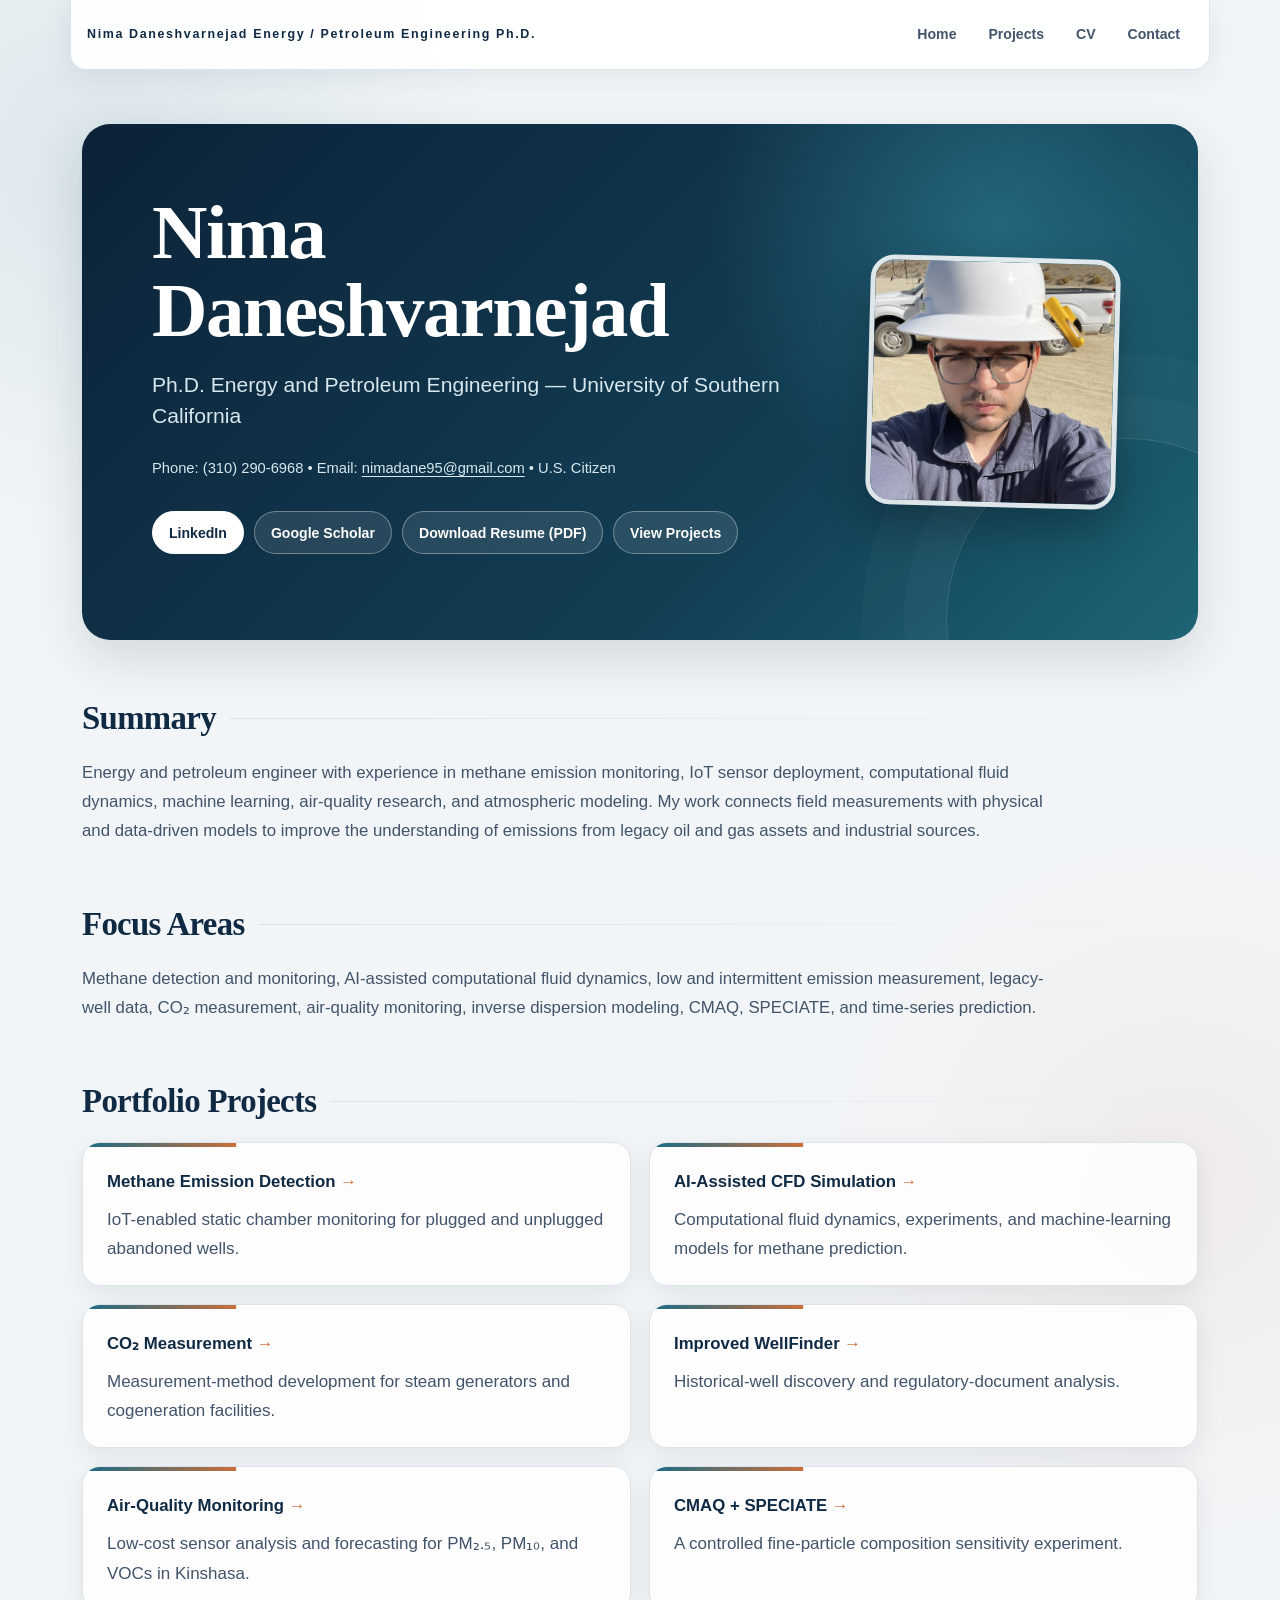
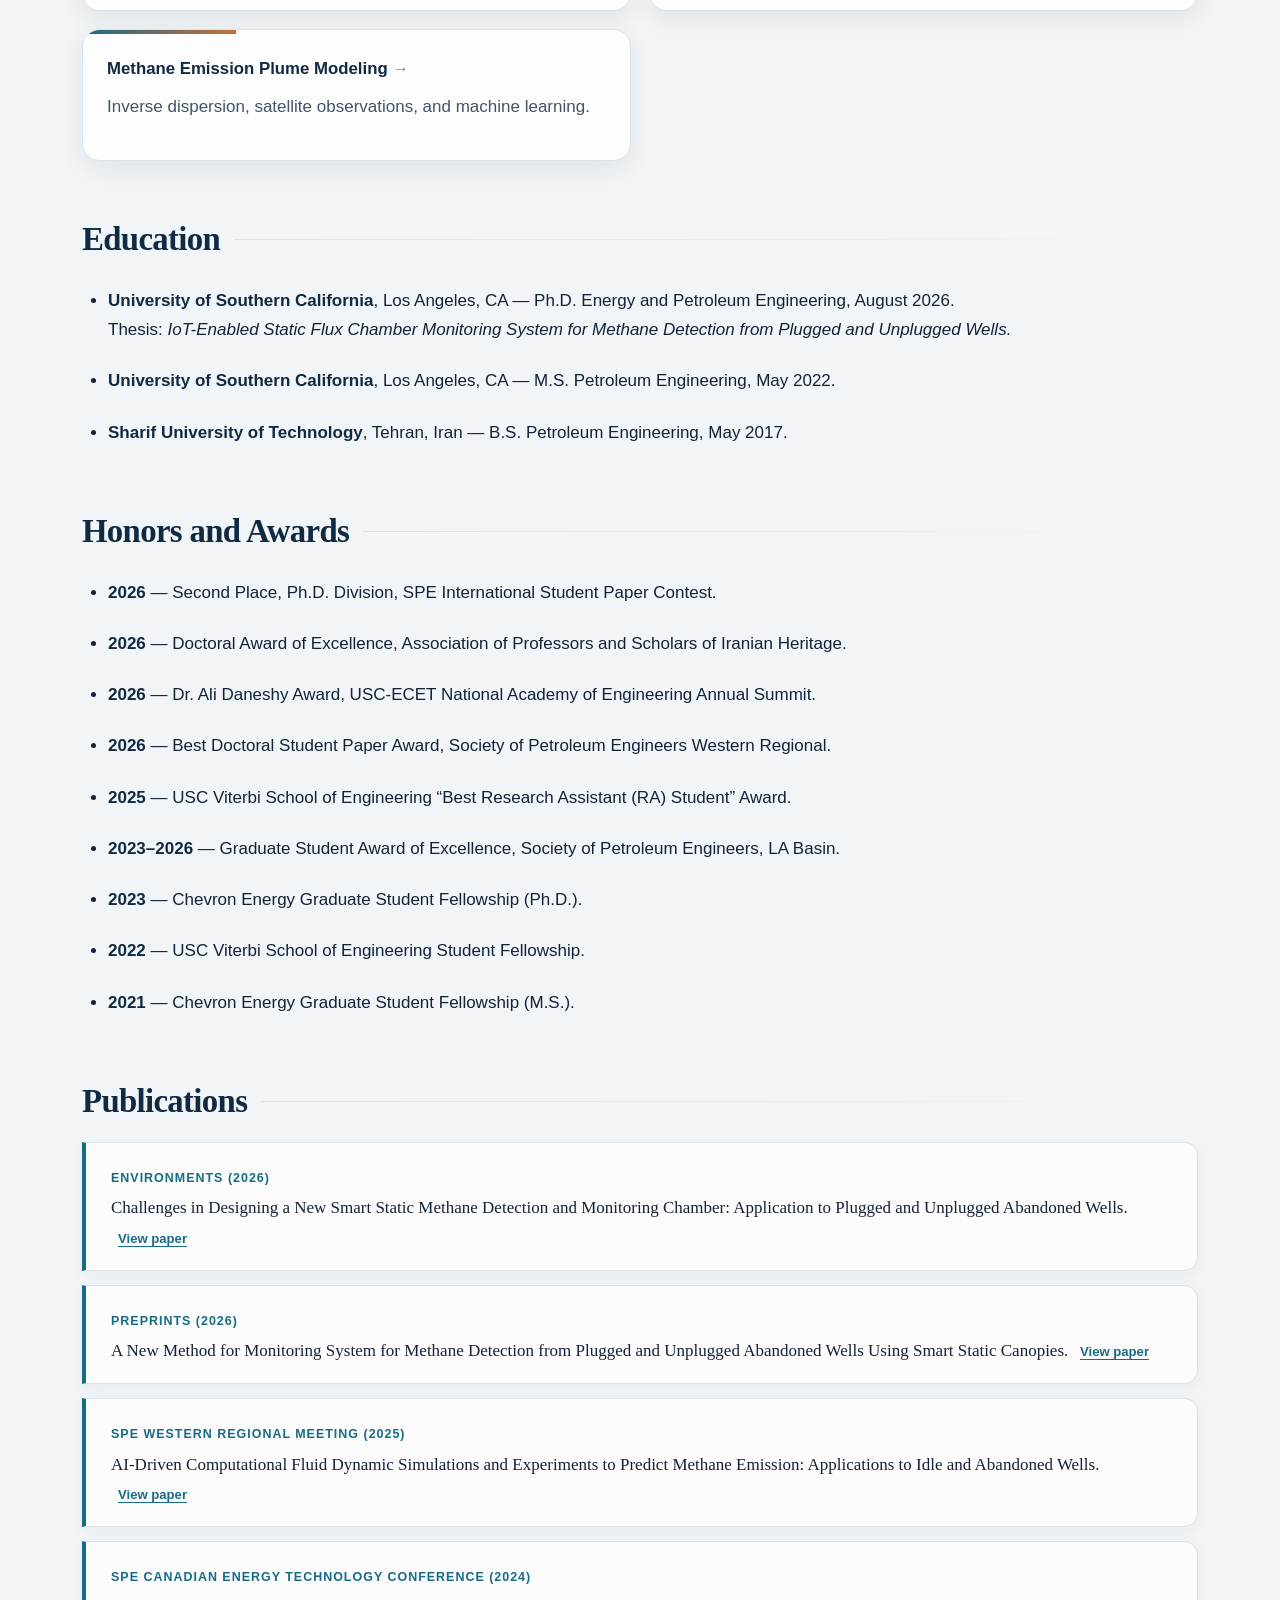
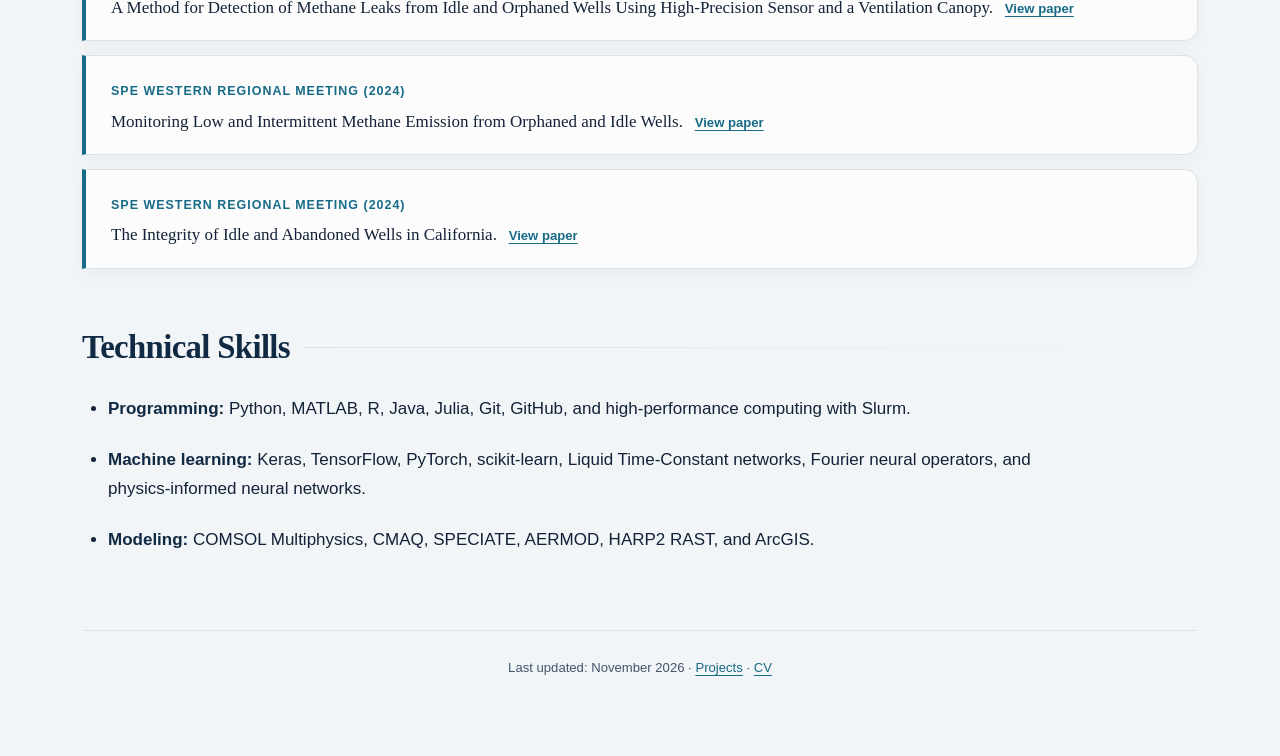
<file: index.html>
<!doctype html>
<html lang="en">
<head>
  <meta charset="utf-8">
  <meta name="viewport" content="width=device-width, initial-scale=1">
  <meta name="description" content="Nima Daneshvarnejad — methane emission monitoring, AI-assisted CFD, air-quality research, and atmospheric modeling.">
  <title>Nima Daneshvarnejad</title>
  <link rel="stylesheet" href="styles.css">
</head>
<body class="home-page">
  <nav>
    <a href="index.html">Home</a>
    <a href="projects.html">Projects</a>
    <a href="academic-cv.pdf" download>CV</a>
    <a href="contact.html">Contact</a>
  </nav>

  <header class="hero">
    <img class="photo" src="photo.jpg" alt="Nima Daneshvarnejad at a field site">
    <h1>Nima Daneshvarnejad</h1>
    <p class="subtitle">Ph.D. Energy and Petroleum Engineering — University of Southern California</p>
    <p class="contact">Phone: (310) 290-6968 • Email: <a href="mailto:nimadane95@gmail.com">nimadane95@gmail.com</a> • U.S. Citizen</p>

    <div class="buttons">
      <a href="https://www.linkedin.com/in/nimadane/">LinkedIn</a>
      <a href="https://scholar.google.com/citations?user=mGlNNqAAAAAJ&hl=en">Google Scholar</a>
      <a href="academic-cv.pdf" download>Download Resume (PDF)</a>
      <a href="projects.html">View Projects</a>
    </div>
  </header>

  <h2>Summary</h2>
  <p>Energy and petroleum engineer with experience in methane emission monitoring, IoT sensor deployment, computational fluid dynamics, machine learning, air-quality research, and atmospheric modeling. My work connects field measurements with physical and data-driven models to improve the understanding of emissions from legacy oil and gas assets and industrial sources.</p>

  <h2>Focus Areas</h2>
  <p>Methane detection and monitoring, AI-assisted computational fluid dynamics, low and intermittent emission measurement, legacy-well data, CO₂ measurement, air-quality monitoring, inverse dispersion modeling, CMAQ, SPECIATE, and time-series prediction.</p>

  <h2>Portfolio Projects</h2>
  <ul class="project-list">
    <li><strong><a href="projects/methane-detection.html">Methane Emission Detection</a></strong><br>IoT-enabled static chamber monitoring for plugged and unplugged abandoned wells.</li>
    <li><strong><a href="projects/ai-cfd.html">AI-Assisted CFD Simulation</a></strong><br>Computational fluid dynamics, experiments, and machine-learning models for methane prediction.</li>
    <li><strong><a href="projects/co2-measurement.html">CO₂ Measurement</a></strong><br>Measurement-method development for steam generators and cogeneration facilities.</li>
    <li><strong><a href="projects/wellfinder.html">Improved WellFinder</a></strong><br>Historical-well discovery and regulatory-document analysis.</li>
    <li><strong><a href="projects/air-quality.html">Air-Quality Monitoring</a></strong><br>Low-cost sensor analysis and forecasting for PM₂.₅, PM₁₀, and VOCs in Kinshasa.</li>
    <li><strong><a href="projects/cmaq-speciate.html">CMAQ + SPECIATE</a></strong><br>A controlled fine-particle composition sensitivity experiment.</li>
    <li><strong><a href="projects/plume-modeling.html">Methane Emission Plume Modeling</a></strong><br>Inverse dispersion, satellite observations, and machine learning.</li>
  </ul>

  <h2>Education</h2>
  <ul>
    <li><strong>University of Southern California</strong>, Los Angeles, CA — Ph.D. Energy and Petroleum Engineering, August 2026.<br>Thesis: <em>IoT-Enabled Static Flux Chamber Monitoring System for Methane Detection from Plugged and Unplugged Wells.</em></li>
    <li><strong>University of Southern California</strong>, Los Angeles, CA — M.S. Petroleum Engineering, May 2022.</li>
    <li><strong>Sharif University of Technology</strong>, Tehran, Iran — B.S. Petroleum Engineering, May 2017.</li>
  </ul>

  <h2>Honors and Awards</h2>
  <ul>
    <li><strong>2026</strong> — Second Place, Ph.D. Division, SPE International Student Paper Contest.</li>
    <li><strong>2026</strong> — Doctoral Award of Excellence, Association of Professors and Scholars of Iranian Heritage.</li>
    <li><strong>2026</strong> — Dr. Ali Daneshy Award, USC-ECET National Academy of Engineering Annual Summit.</li>
    <li><strong>2026</strong> — Best Doctoral Student Paper Award, Society of Petroleum Engineers Western Regional.</li>
    <li><strong>2025</strong> — USC Viterbi School of Engineering “Best Research Assistant (RA) Student” Award.</li>
    <li><strong>2023–2026</strong> — Graduate Student Award of Excellence, Society of Petroleum Engineers, LA Basin.</li>
    <li><strong>2023</strong> — Chevron Energy Graduate Student Fellowship (Ph.D.).</li>
    <li><strong>2022</strong> — USC Viterbi School of Engineering Student Fellowship.</li>
    <li><strong>2021</strong> — Chevron Energy Graduate Student Fellowship (M.S.).</li>
  </ul>

  <h2>Publications</h2>
  <div class="publication"><strong>Environments (2026)</strong><br><span class="publication-title">Challenges in Designing a New Smart Static Methane Detection and Monitoring Chamber: Application to Plugged and Unplugged Abandoned Wells.</span> <a href="https://doi.org/10.3390/environments13070411">View paper</a></div>
  <div class="publication"><strong>Preprints (2026)</strong><br><span class="publication-title">A New Method for Monitoring System for Methane Detection from Plugged and Unplugged Abandoned Wells Using Smart Static Canopies.</span> <a href="https://doi.org/10.20944/preprints202606.0009.v1">View paper</a></div>
  <div class="publication"><strong>SPE Western Regional Meeting (2025)</strong><br><span class="publication-title">AI-Driven Computational Fluid Dynamic Simulations and Experiments to Predict Methane Emission: Applications to Idle and Abandoned Wells.</span> <a href="https://doi.org/10.2118/224153-MS">View paper</a></div>
  <div class="publication"><strong>SPE Canadian Energy Technology Conference (2024)</strong><br><span class="publication-title">A Method for Detection of Methane Leaks from Idle and Orphaned Wells Using High-Precision Sensor and a Ventilation Canopy.</span> <a href="https://doi.org/10.2118/218022-MS">View paper</a></div>
  <div class="publication"><strong>SPE Western Regional Meeting (2024)</strong><br><span class="publication-title">Monitoring Low and Intermittent Methane Emission from Orphaned and Idle Wells.</span> <a href="https://doi.org/10.2118/218839-MS">View paper</a></div>
  <div class="publication"><strong>SPE Western Regional Meeting (2024)</strong><br><span class="publication-title">The Integrity of Idle and Abandoned Wells in California.</span> <a href="https://doi.org/10.2118/218887-MS">View paper</a></div>

  <h2>Technical Skills</h2>
  <ul>
    <li><strong>Programming:</strong> Python, MATLAB, R, Java, Julia, Git, GitHub, and high-performance computing with Slurm.</li>
    <li><strong>Machine learning:</strong> Keras, TensorFlow, PyTorch, scikit-learn, Liquid Time-Constant networks, Fourier neural operators, and physics-informed neural networks.</li>
    <li><strong>Modeling:</strong> COMSOL Multiphysics, CMAQ, SPECIATE, AERMOD, HARP2 RAST, and ArcGIS.</li>
  </ul>

  <footer>Last updated: November 2026 · <a href="projects.html">Projects</a> · <a href="academic-cv.pdf" download>CV</a></footer>
</body>
</html>
</file>
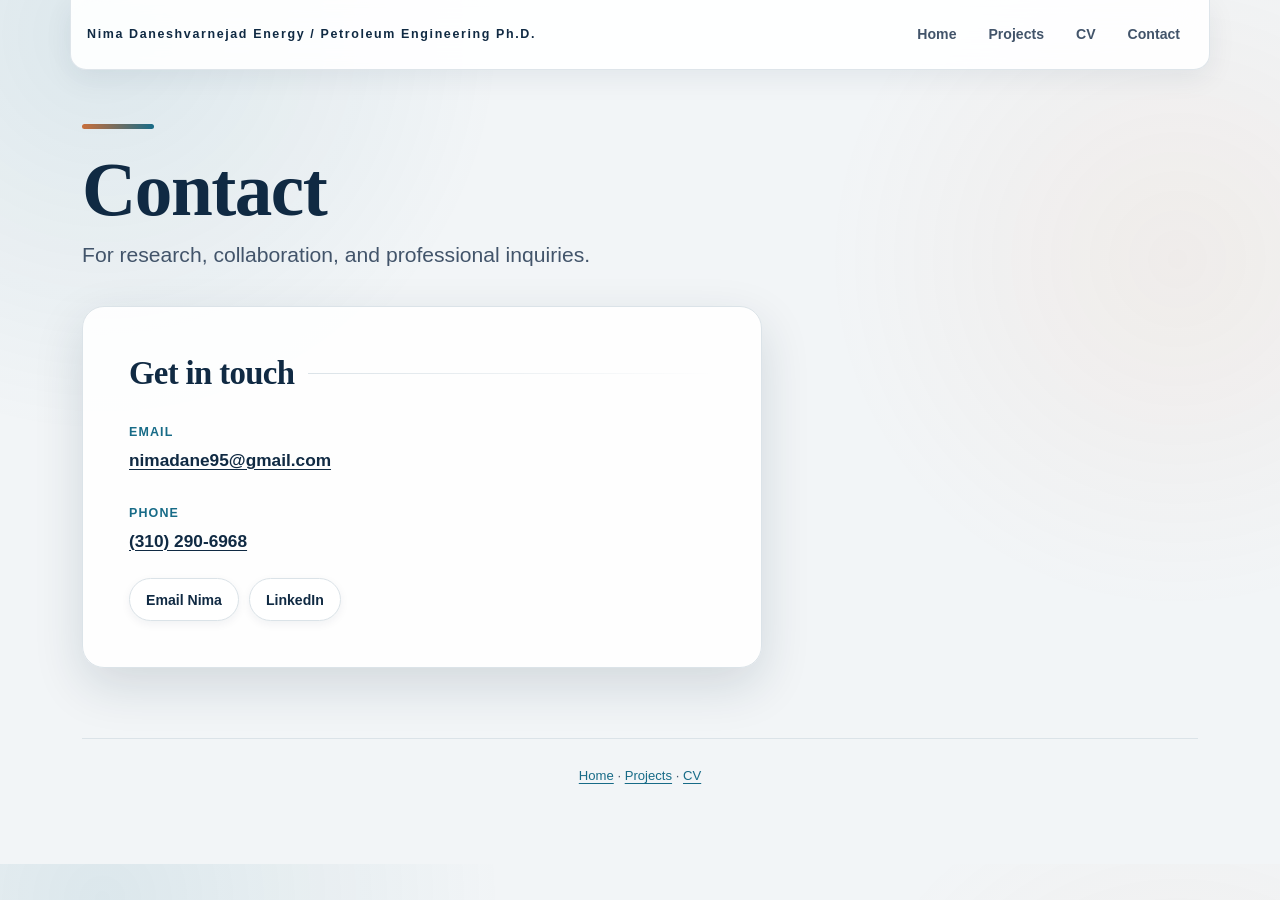
<file: contact.html>
<!doctype html>
<html lang="en">
<head>
  <meta charset="utf-8">
  <meta name="viewport" content="width=device-width, initial-scale=1">
  <meta name="description" content="Contact Nima Daneshvarnejad.">
  <title>Contact — Nima Daneshvarnejad</title>
  <link rel="stylesheet" href="styles.css">
</head>
<body>
  <nav><a href="index.html">Home</a><a href="projects.html">Projects</a><a href="academic-cv.pdf" download>CV</a><a href="contact.html">Contact</a></nav>
  <h1>Contact</h1>
  <p class="subtitle">For research, collaboration, and professional inquiries.</p>

  <div class="contact-card">
    <h2>Get in touch</h2>
    <p><strong>Email</strong><br><a href="mailto:nimadane95@gmail.com">nimadane95@gmail.com</a></p>
    <p><strong>Phone</strong><br><a href="tel:+13102906968">(310) 290-6968</a></p>
    <div class="buttons">
      <a href="mailto:nimadane95@gmail.com?subject=Website%20inquiry">Email Nima</a>
      <a href="https://www.linkedin.com/in/nimadane/">LinkedIn</a>
    </div>
  </div>

  <footer><a href="index.html">Home</a> · <a href="projects.html">Projects</a> · <a href="academic-cv.pdf" download>CV</a></footer>
</body>
</html>
</file>
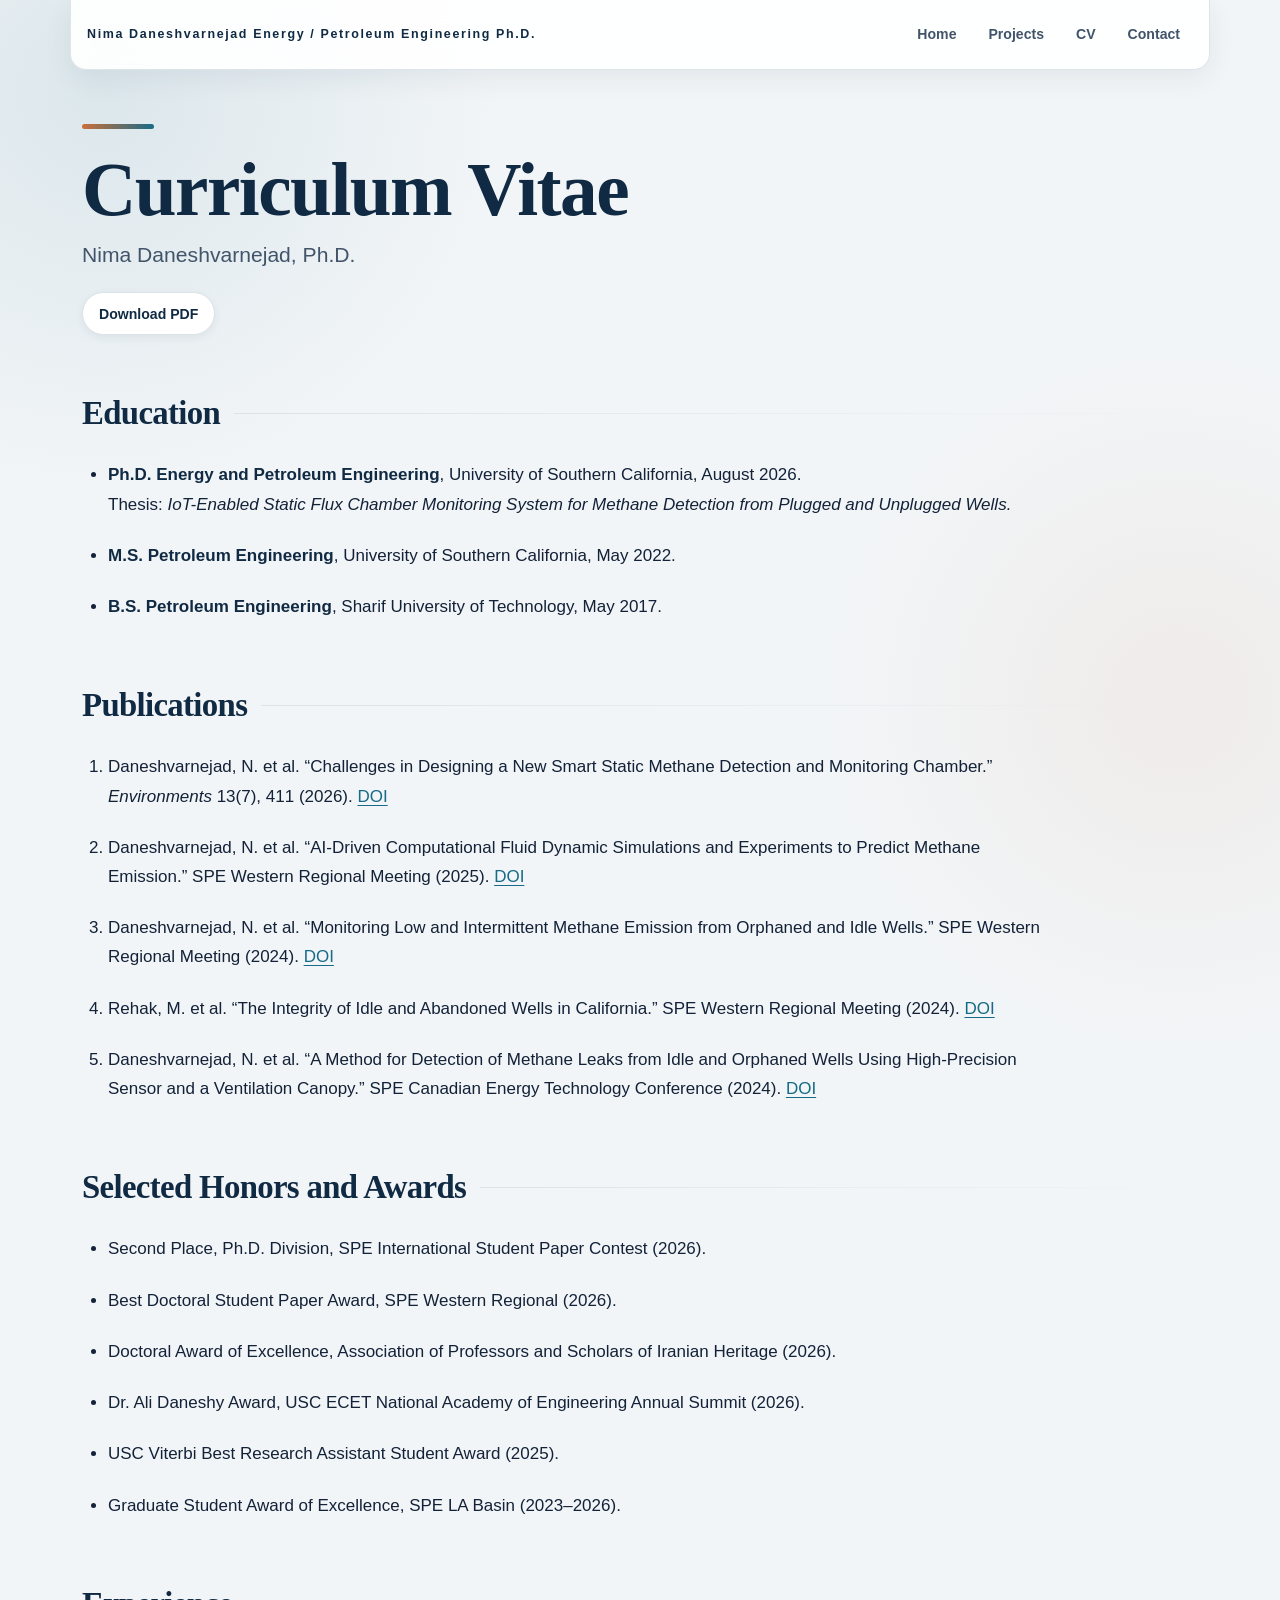
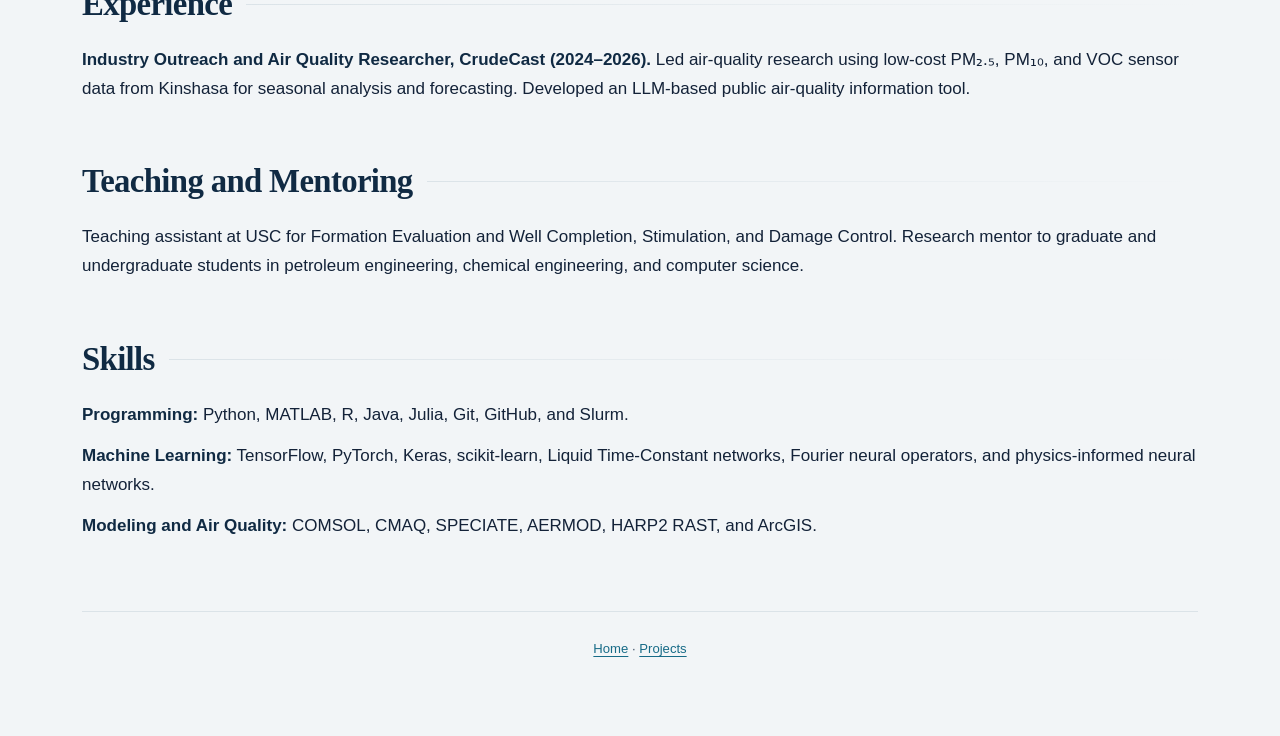
<file: cv.html>
<!doctype html>
<html lang="en">
<head>
  <meta charset="utf-8">
  <meta name="viewport" content="width=device-width, initial-scale=1">
  <meta name="description" content="Academic CV for Nima Daneshvarnejad.">
  <title>CV — Nima Daneshvarnejad</title>
  <link rel="stylesheet" href="styles.css">
</head>
<body>
  <nav><a href="index.html">Home</a><a href="projects.html">Projects</a><a href="academic-cv.pdf" download>CV</a><a href="contact.html">Contact</a></nav>
  <h1>Curriculum Vitae</h1>
  <p class="subtitle">Nima Daneshvarnejad, Ph.D.</p>
  <div class="buttons"><a href="academic-cv.pdf" download>Download PDF</a></div>

  <h2>Education</h2>
  <ul>
    <li><strong>Ph.D. Energy and Petroleum Engineering</strong>, University of Southern California, August 2026.<br>Thesis: <em>IoT-Enabled Static Flux Chamber Monitoring System for Methane Detection from Plugged and Unplugged Wells.</em></li>
    <li><strong>M.S. Petroleum Engineering</strong>, University of Southern California, May 2022.</li>
    <li><strong>B.S. Petroleum Engineering</strong>, Sharif University of Technology, May 2017.</li>
  </ul>

  <h2>Publications</h2>
  <ol>
    <li>Daneshvarnejad, N. et al. “Challenges in Designing a New Smart Static Methane Detection and Monitoring Chamber.” <em>Environments</em> 13(7), 411 (2026). <a href="https://doi.org/10.3390/environments13070411">DOI</a></li>
    <li>Daneshvarnejad, N. et al. “AI-Driven Computational Fluid Dynamic Simulations and Experiments to Predict Methane Emission.” SPE Western Regional Meeting (2025). <a href="https://doi.org/10.2118/224153-MS">DOI</a></li>
    <li>Daneshvarnejad, N. et al. “Monitoring Low and Intermittent Methane Emission from Orphaned and Idle Wells.” SPE Western Regional Meeting (2024). <a href="https://doi.org/10.2118/218839-MS">DOI</a></li>
    <li>Rehak, M. et al. “The Integrity of Idle and Abandoned Wells in California.” SPE Western Regional Meeting (2024). <a href="https://doi.org/10.2118/218887-MS">DOI</a></li>
    <li>Daneshvarnejad, N. et al. “A Method for Detection of Methane Leaks from Idle and Orphaned Wells Using High-Precision Sensor and a Ventilation Canopy.” SPE Canadian Energy Technology Conference (2024). <a href="https://doi.org/10.2118/218022-MS">DOI</a></li>
  </ol>

  <h2>Selected Honors and Awards</h2>
  <ul>
    <li>Second Place, Ph.D. Division, SPE International Student Paper Contest (2026).</li>
    <li>Best Doctoral Student Paper Award, SPE Western Regional (2026).</li>
    <li>Doctoral Award of Excellence, Association of Professors and Scholars of Iranian Heritage (2026).</li>
    <li>Dr. Ali Daneshy Award, USC ECET National Academy of Engineering Annual Summit (2026).</li>
    <li>USC Viterbi Best Research Assistant Student Award (2025).</li>
    <li>Graduate Student Award of Excellence, SPE LA Basin (2023–2026).</li>
  </ul>

  <h2>Experience</h2>
  <p><strong>Industry Outreach and Air Quality Researcher, CrudeCast (2024–2026).</strong> Led air-quality research using low-cost PM₂.₅, PM₁₀, and VOC sensor data from Kinshasa for seasonal analysis and forecasting. Developed an LLM-based public air-quality information tool.</p>

  <h2>Teaching and Mentoring</h2>
  <p>Teaching assistant at USC for Formation Evaluation and Well Completion, Stimulation, and Damage Control. Research mentor to graduate and undergraduate students in petroleum engineering, chemical engineering, and computer science.</p>

  <h2>Skills</h2>
  <p><strong>Programming:</strong> Python, MATLAB, R, Java, Julia, Git, GitHub, and Slurm.</p>
  <p><strong>Machine Learning:</strong> TensorFlow, PyTorch, Keras, scikit-learn, Liquid Time-Constant networks, Fourier neural operators, and physics-informed neural networks.</p>
  <p><strong>Modeling and Air Quality:</strong> COMSOL, CMAQ, SPECIATE, AERMOD, HARP2 RAST, and ArcGIS.</p>

  <footer><a href="index.html">Home</a> · <a href="projects.html">Projects</a></footer>
</body>
</html>
</file>
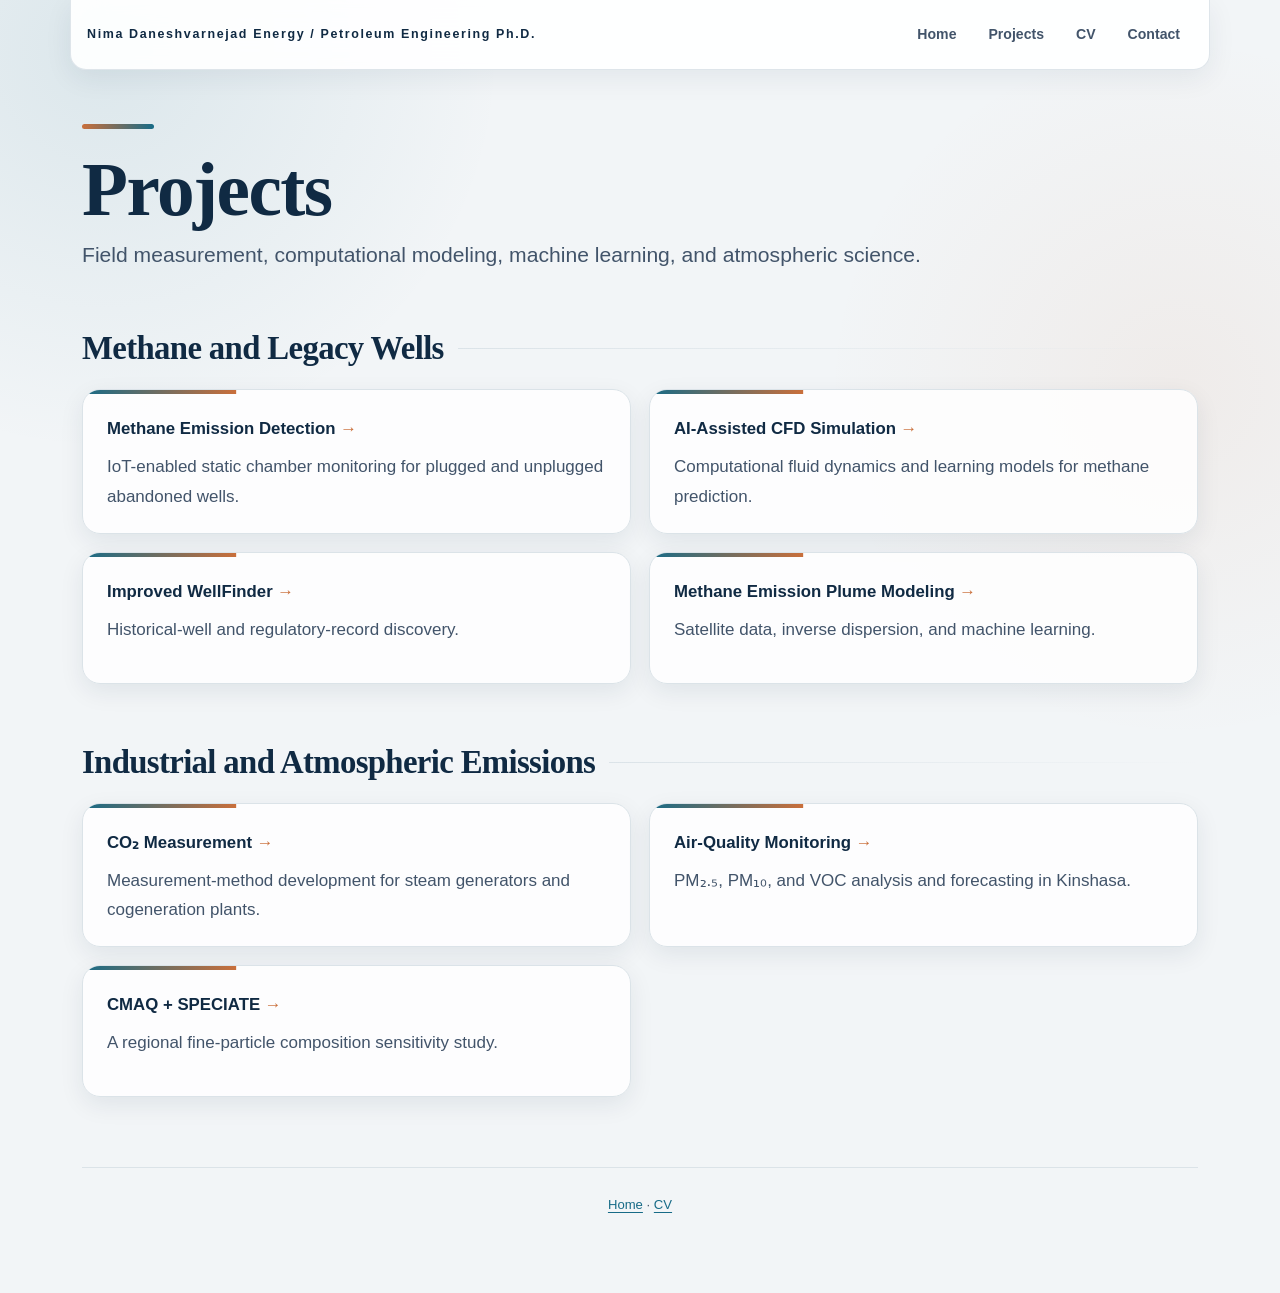
<file: projects.html>
<!doctype html>
<html lang="en">
<head>
  <meta charset="utf-8">
  <meta name="viewport" content="width=device-width, initial-scale=1">
  <meta name="description" content="Research projects by Nima Daneshvarnejad.">
  <title>Projects — Nima Daneshvarnejad</title>
  <link rel="stylesheet" href="styles.css">
</head>
<body>
  <nav><a href="index.html">Home</a><a href="projects.html">Projects</a><a href="academic-cv.pdf" download>CV</a><a href="contact.html">Contact</a></nav>
  <h1>Projects</h1>
  <p class="subtitle">Field measurement, computational modeling, machine learning, and atmospheric science.</p>

  <h2>Methane and Legacy Wells</h2>
  <ul class="project-list">
    <li><strong><a href="projects/methane-detection.html">Methane Emission Detection</a></strong><br>IoT-enabled static chamber monitoring for plugged and unplugged abandoned wells.</li>
    <li><strong><a href="projects/ai-cfd.html">AI-Assisted CFD Simulation</a></strong><br>Computational fluid dynamics and learning models for methane prediction.</li>
    <li><strong><a href="projects/wellfinder.html">Improved WellFinder</a></strong><br>Historical-well and regulatory-record discovery.</li>
    <li><strong><a href="projects/plume-modeling.html">Methane Emission Plume Modeling</a></strong><br>Satellite data, inverse dispersion, and machine learning.</li>
  </ul>

  <h2>Industrial and Atmospheric Emissions</h2>
  <ul class="project-list">
    <li><strong><a href="projects/co2-measurement.html">CO₂ Measurement</a></strong><br>Measurement-method development for steam generators and cogeneration plants.</li>
    <li><strong><a href="projects/air-quality.html">Air-Quality Monitoring</a></strong><br>PM₂.₅, PM₁₀, and VOC analysis and forecasting in Kinshasa.</li>
    <li><strong><a href="projects/cmaq-speciate.html">CMAQ + SPECIATE</a></strong><br>A regional fine-particle composition sensitivity study.</li>
  </ul>

  <footer><a href="index.html">Home</a> · <a href="academic-cv.pdf" download>CV</a></footer>
</body>
</html>
</file>
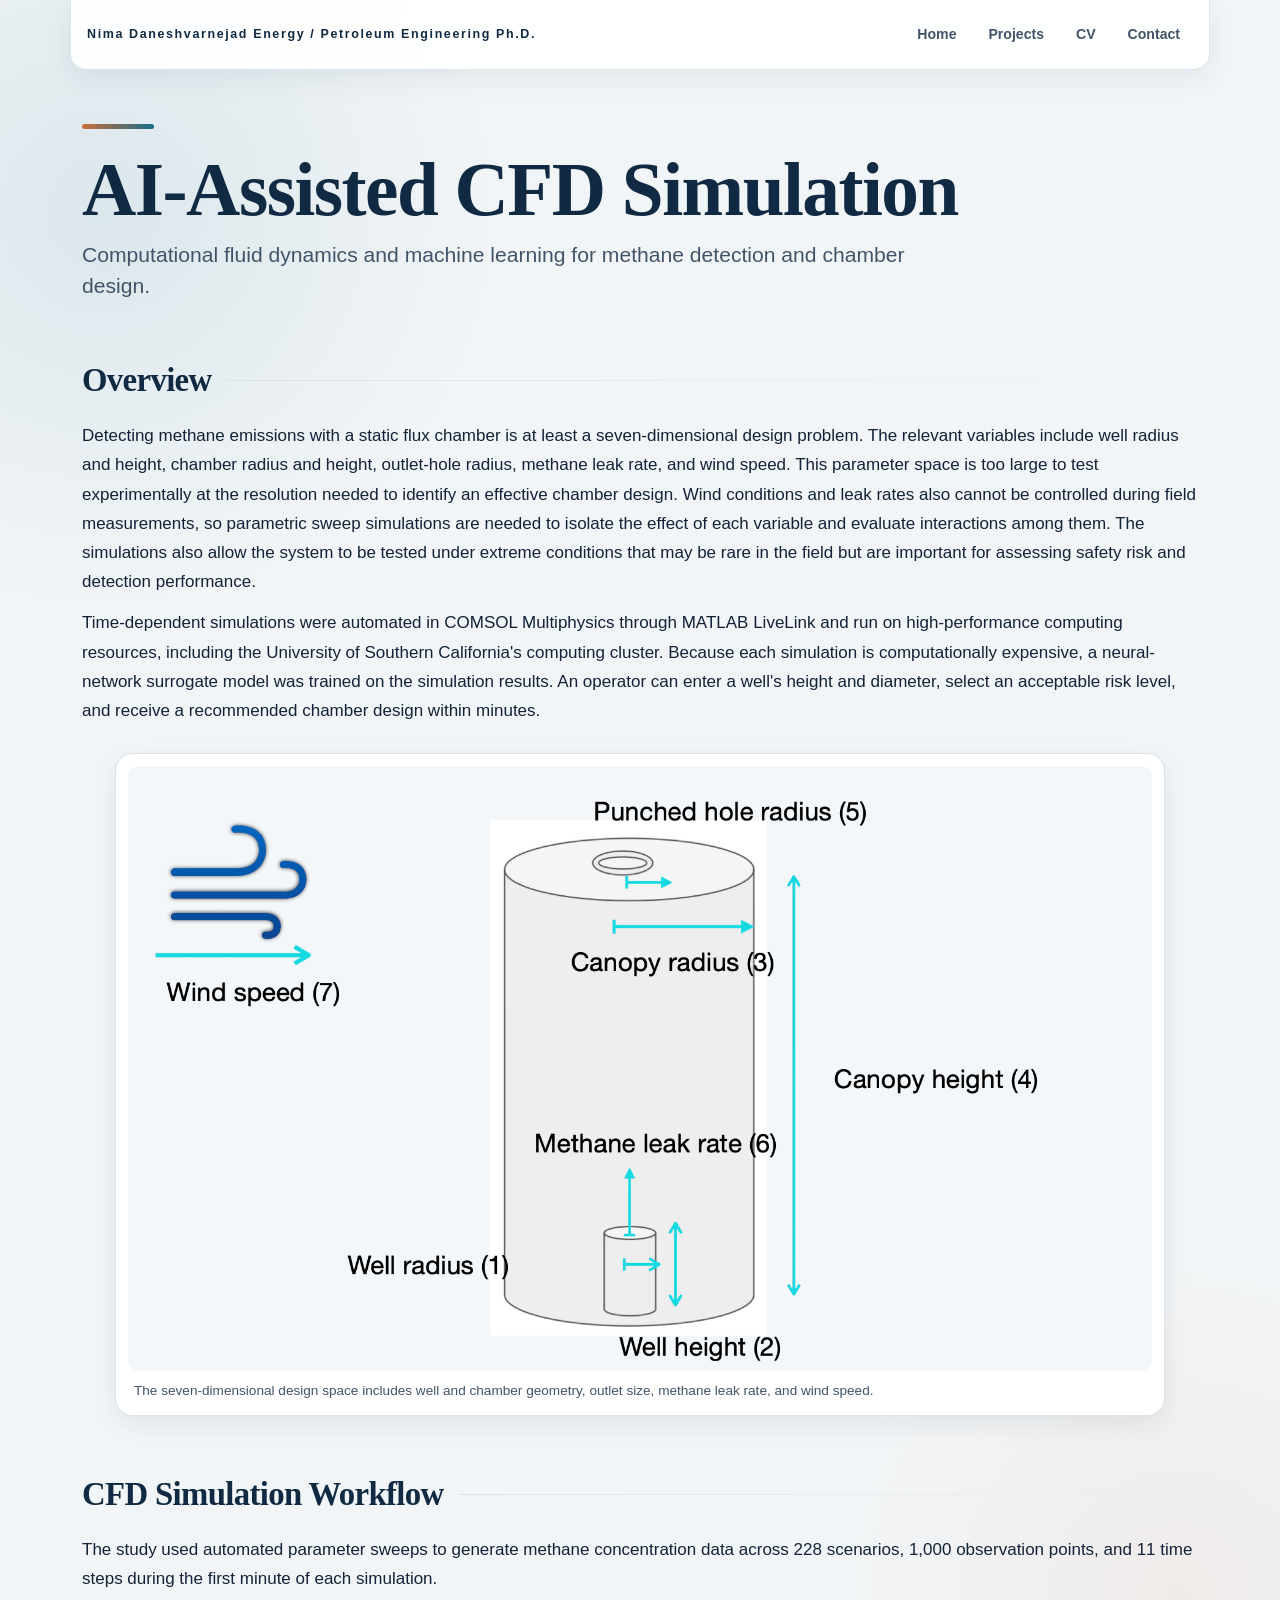
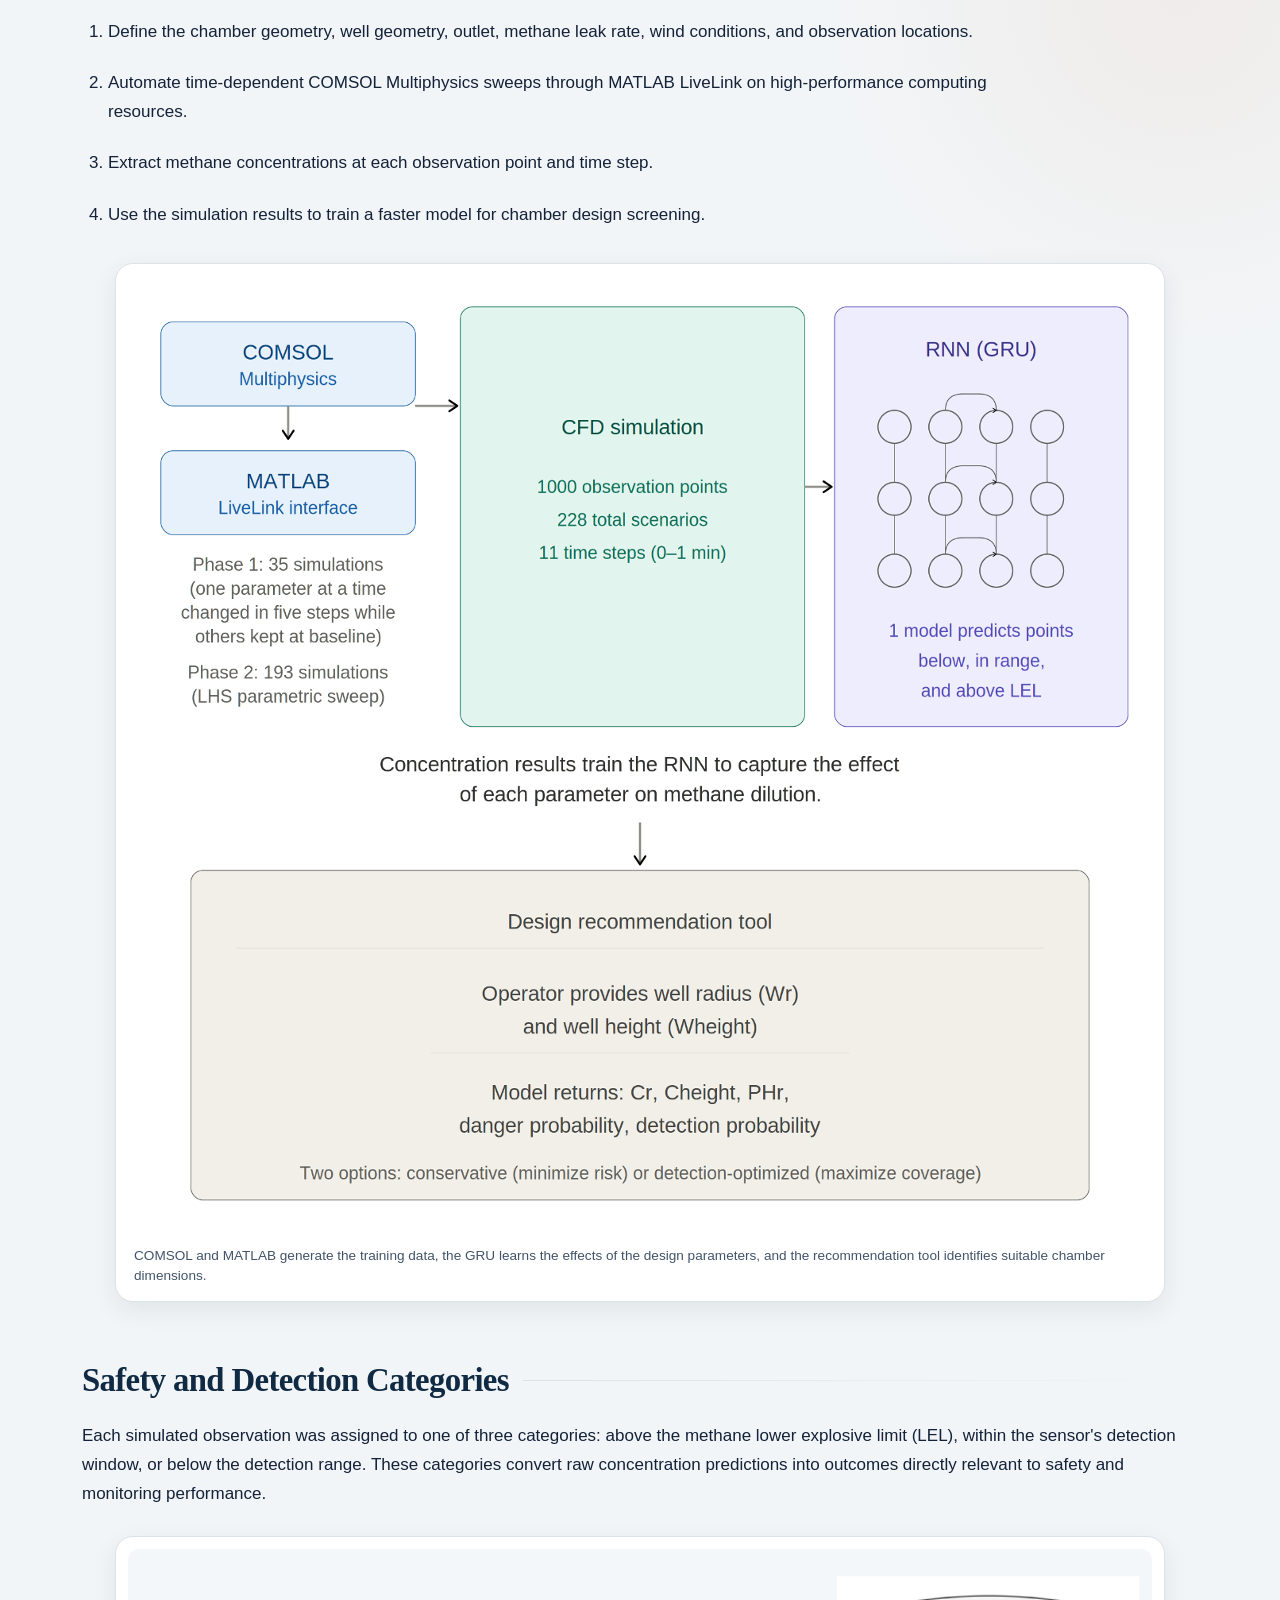
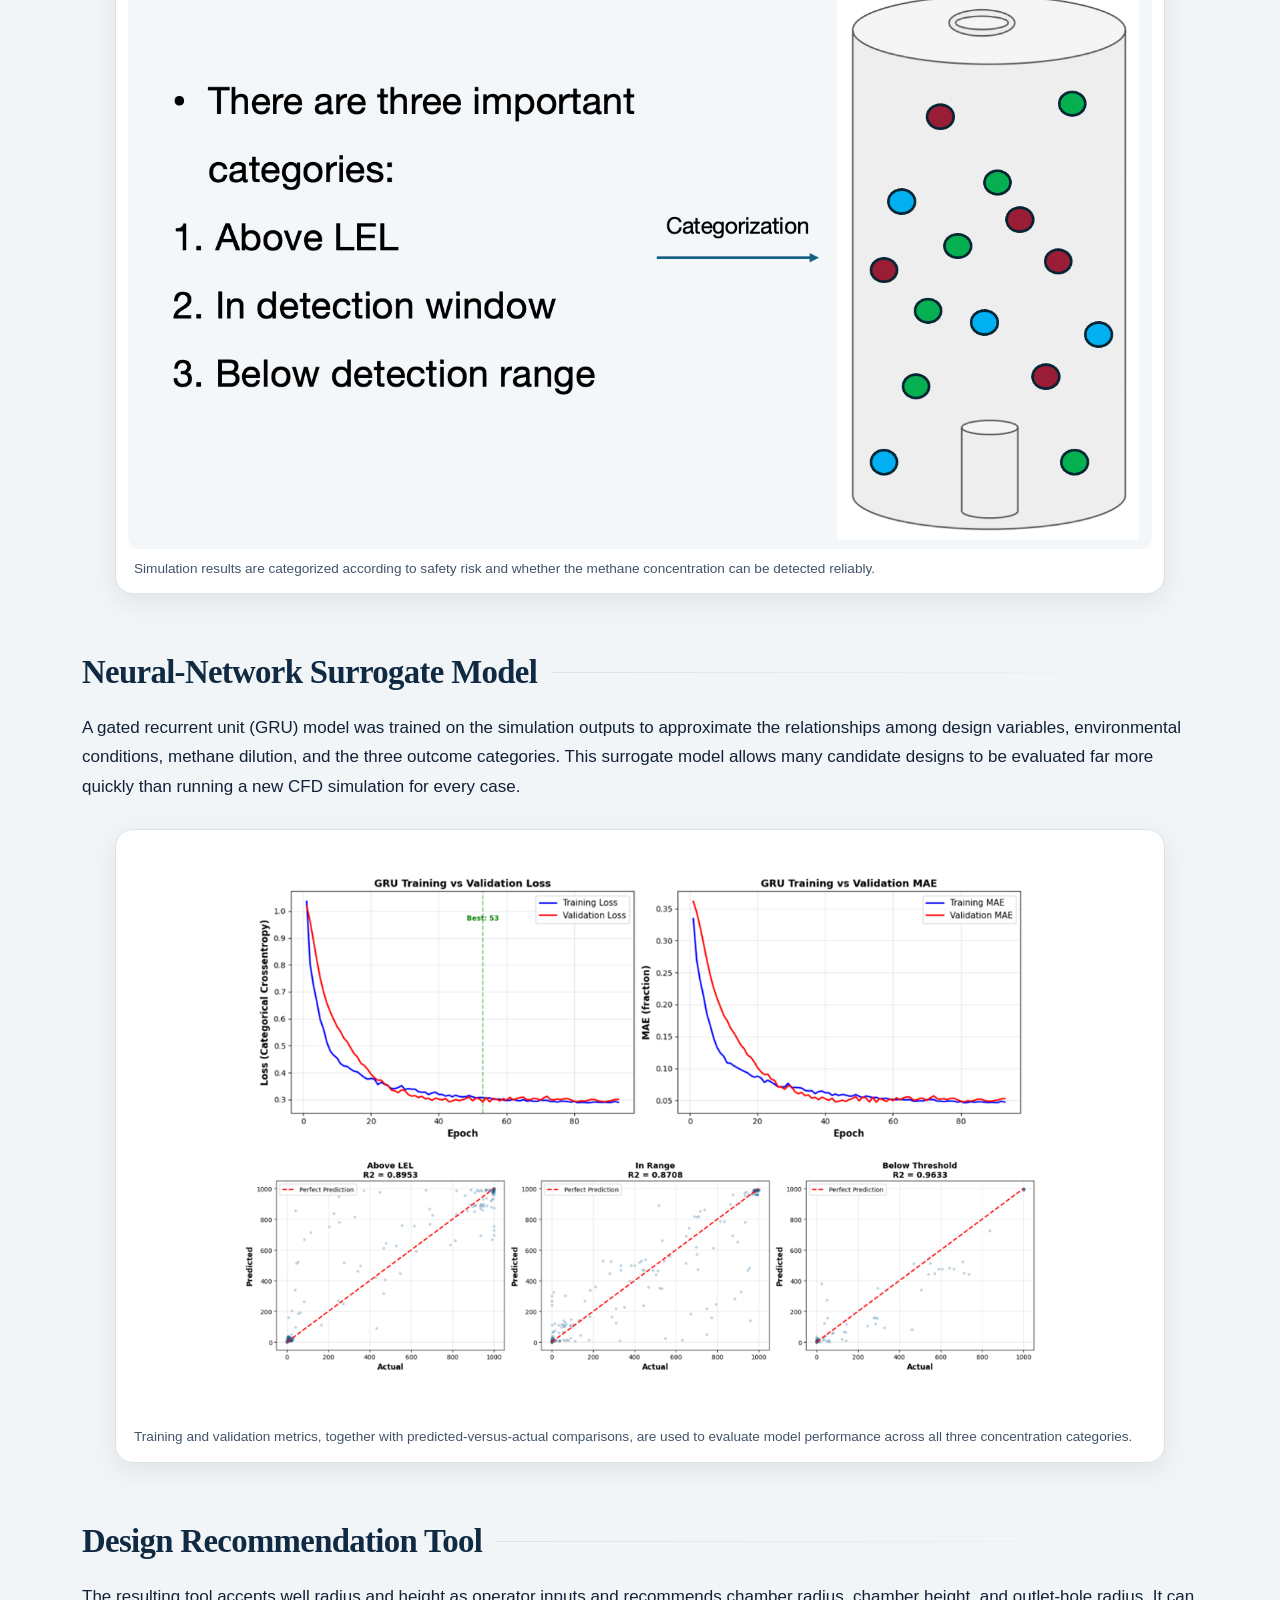
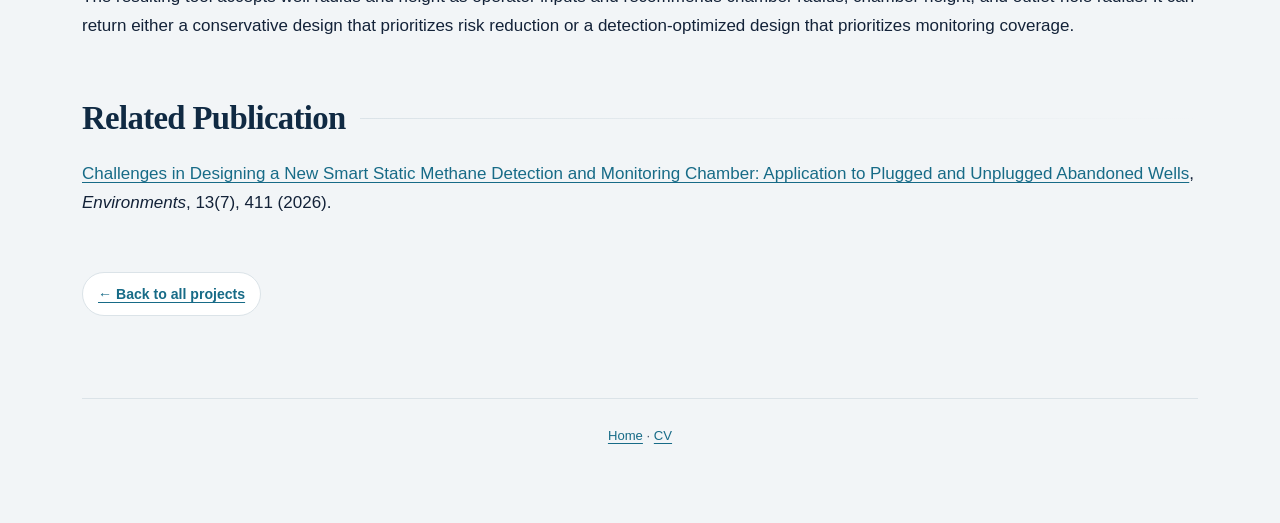
<file: projects/ai-cfd.html>
<!doctype html>
<html lang="en"><head>
  <meta charset="utf-8"><meta name="viewport" content="width=device-width, initial-scale=1">
  <meta name="description" content="AI-assisted CFD simulation research by Nima Daneshvarnejad.">
  <title>AI-Assisted CFD Simulation — Nima Daneshvarnejad</title>
  <link rel="stylesheet" href="../styles.css">
</head><body>
  <nav><a href="../index.html">Home</a><a href="../projects.html">Projects</a><a href="../academic-cv.pdf" download>CV</a><a href="../contact.html">Contact</a></nav>
  <h1>AI-Assisted CFD Simulation</h1>
  <p class="subtitle">Computational fluid dynamics and machine learning for methane detection and chamber design.</p>

  <h2>Overview</h2>
  <p>Detecting methane emissions with a static flux chamber is at least a seven-dimensional design problem. The relevant variables include well radius and height, chamber radius and height, outlet-hole radius, methane leak rate, and wind speed. This parameter space is too large to test experimentally at the resolution needed to identify an effective chamber design. Wind conditions and leak rates also cannot be controlled during field measurements, so parametric sweep simulations are needed to isolate the effect of each variable and evaluate interactions among them. The simulations also allow the system to be tested under extreme conditions that may be rare in the field but are important for assessing safety risk and detection performance.</p>
  <p>Time-dependent simulations were automated in COMSOL Multiphysics through MATLAB LiveLink and run on high-performance computing resources, including the University of Southern California's computing cluster. Because each simulation is computationally expensive, a neural-network surrogate model was trained on the simulation results. An operator can enter a well's height and diameter, select an acceptable risk level, and receive a recommended chamber design within minutes.</p>

  <figure class="project-figure">
    <img src="../assets/images/cfd-seven-parameter-space.png" alt="Diagram showing the seven variables considered in the methane chamber design problem">
    <figcaption>The seven-dimensional design space includes well and chamber geometry, outlet size, methane leak rate, and wind speed.</figcaption>
  </figure>

  <h2>CFD Simulation Workflow</h2>
  <p>The study used automated parameter sweeps to generate methane concentration data across 228 scenarios, 1,000 observation points, and 11 time steps during the first minute of each simulation.</p>
  <ol>
    <li>Define the chamber geometry, well geometry, outlet, methane leak rate, wind conditions, and observation locations.</li>
    <li>Automate time-dependent COMSOL Multiphysics sweeps through MATLAB LiveLink on high-performance computing resources.</li>
    <li>Extract methane concentrations at each observation point and time step.</li>
    <li>Use the simulation results to train a faster model for chamber design screening.</li>
  </ol>

  <figure class="project-figure">
    <img src="../assets/images/cfd-gru-design-workflow.png" alt="Workflow connecting COMSOL and MATLAB simulations to a GRU model and chamber design recommendation tool">
    <figcaption>COMSOL and MATLAB generate the training data, the GRU learns the effects of the design parameters, and the recommendation tool identifies suitable chamber dimensions.</figcaption>
  </figure>

  <h2>Safety and Detection Categories</h2>
  <p>Each simulated observation was assigned to one of three categories: above the methane lower explosive limit (LEL), within the sensor's detection window, or below the detection range. These categories convert raw concentration predictions into outcomes directly relevant to safety and monitoring performance.</p>

  <figure class="project-figure">
    <img src="../assets/images/methane-risk-classification.png" alt="Diagram classifying methane concentrations as above the LEL, within the detection window, or below the detection range">
    <figcaption>Simulation results are categorized according to safety risk and whether the methane concentration can be detected reliably.</figcaption>
  </figure>

  <h2>Neural-Network Surrogate Model</h2>
  <p>A gated recurrent unit (GRU) model was trained on the simulation outputs to approximate the relationships among design variables, environmental conditions, methane dilution, and the three outcome categories. This surrogate model allows many candidate designs to be evaluated far more quickly than running a new CFD simulation for every case.</p>

  <figure class="project-figure">
    <img src="../assets/images/gru-model-evaluation.png" alt="GRU training and validation curves with predicted versus actual methane concentrations">
    <figcaption>Training and validation metrics, together with predicted-versus-actual comparisons, are used to evaluate model performance across all three concentration categories.</figcaption>
  </figure>

  <h2>Design Recommendation Tool</h2>
  <p>The resulting tool accepts well radius and height as operator inputs and recommends chamber radius, chamber height, and outlet-hole radius. It can return either a conservative design that prioritizes risk reduction or a detection-optimized design that prioritizes monitoring coverage.</p>

  <h2>Related Publication</h2>
  <p><a href="https://doi.org/10.3390/environments13070411">Challenges in Designing a New Smart Static Methane Detection and Monitoring Chamber: Application to Plugged and Unplugged Abandoned Wells</a>, <em>Environments</em>, 13(7), 411 (2026).</p>

  <p class="back-link"><a href="../projects.html">← Back to all projects</a></p>
  <footer><a href="../index.html">Home</a> · <a href="../academic-cv.pdf" download>CV</a></footer>
</body></html>
</file>
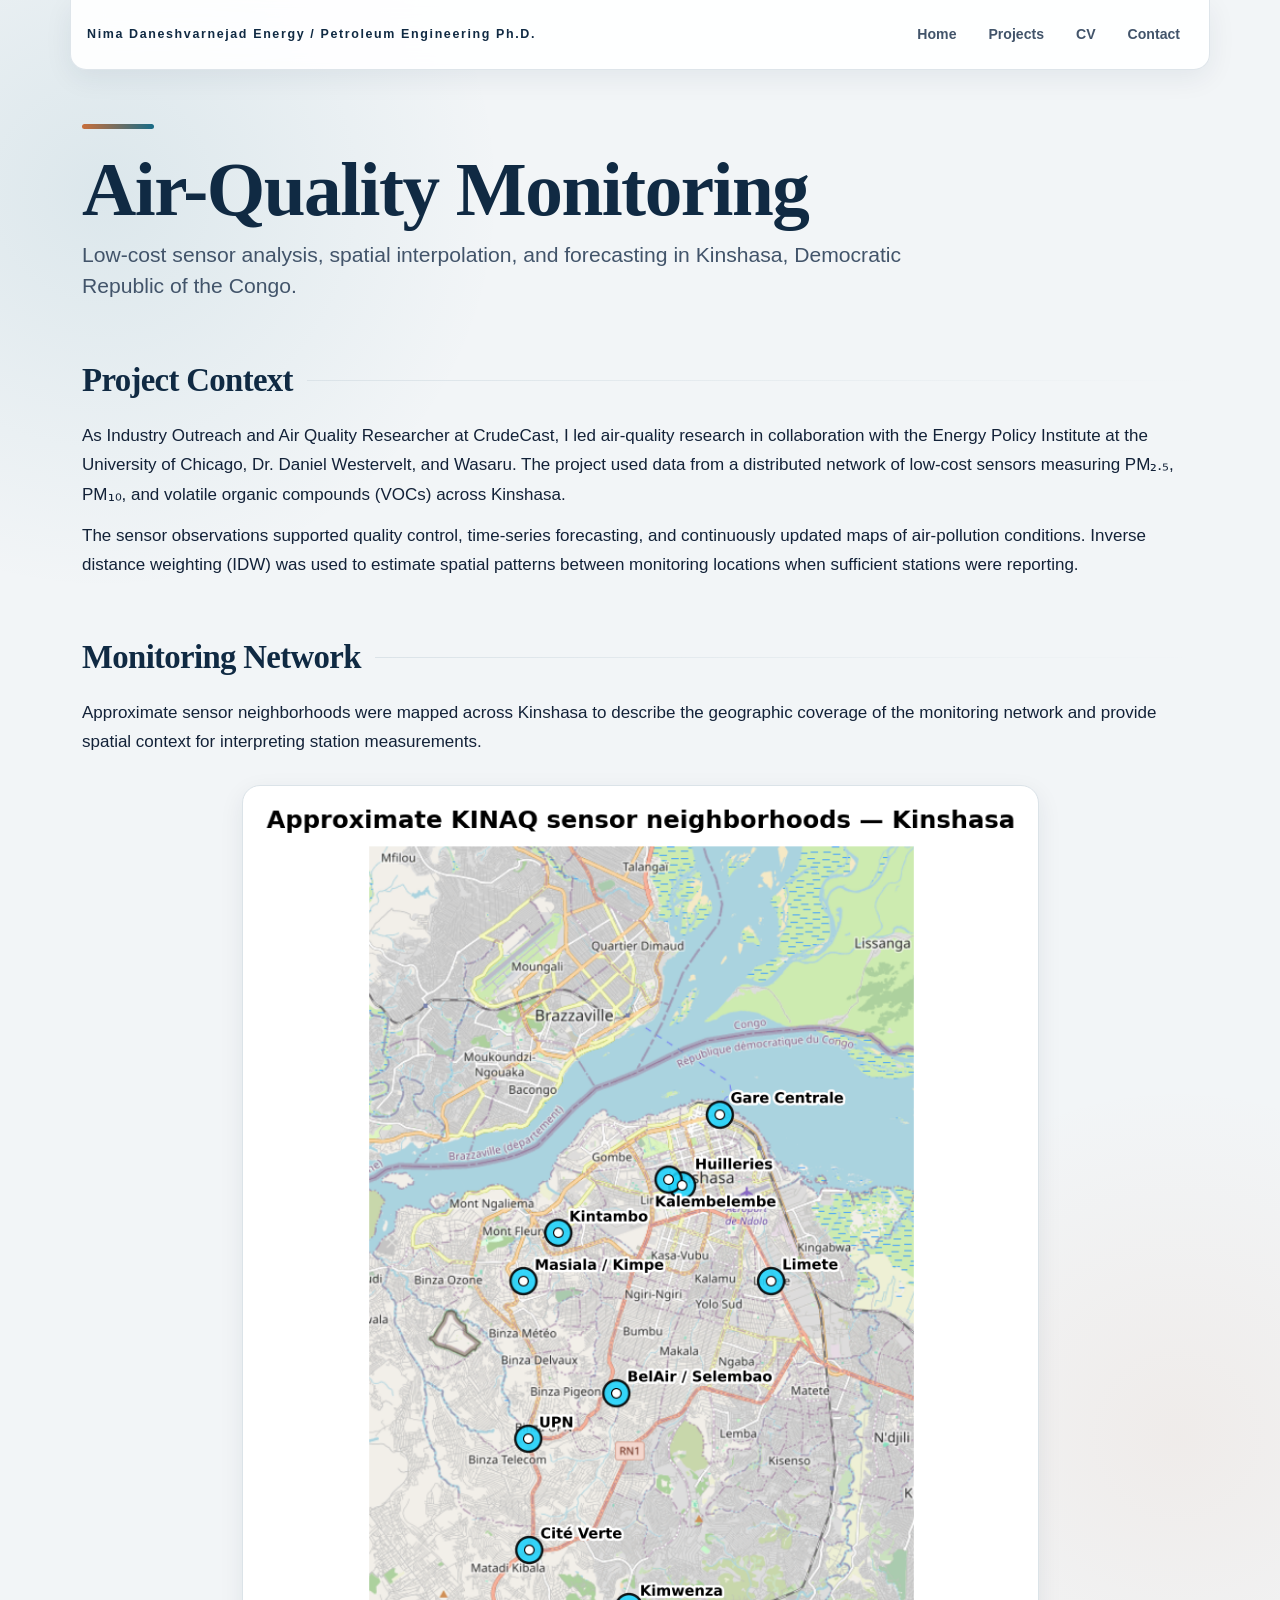
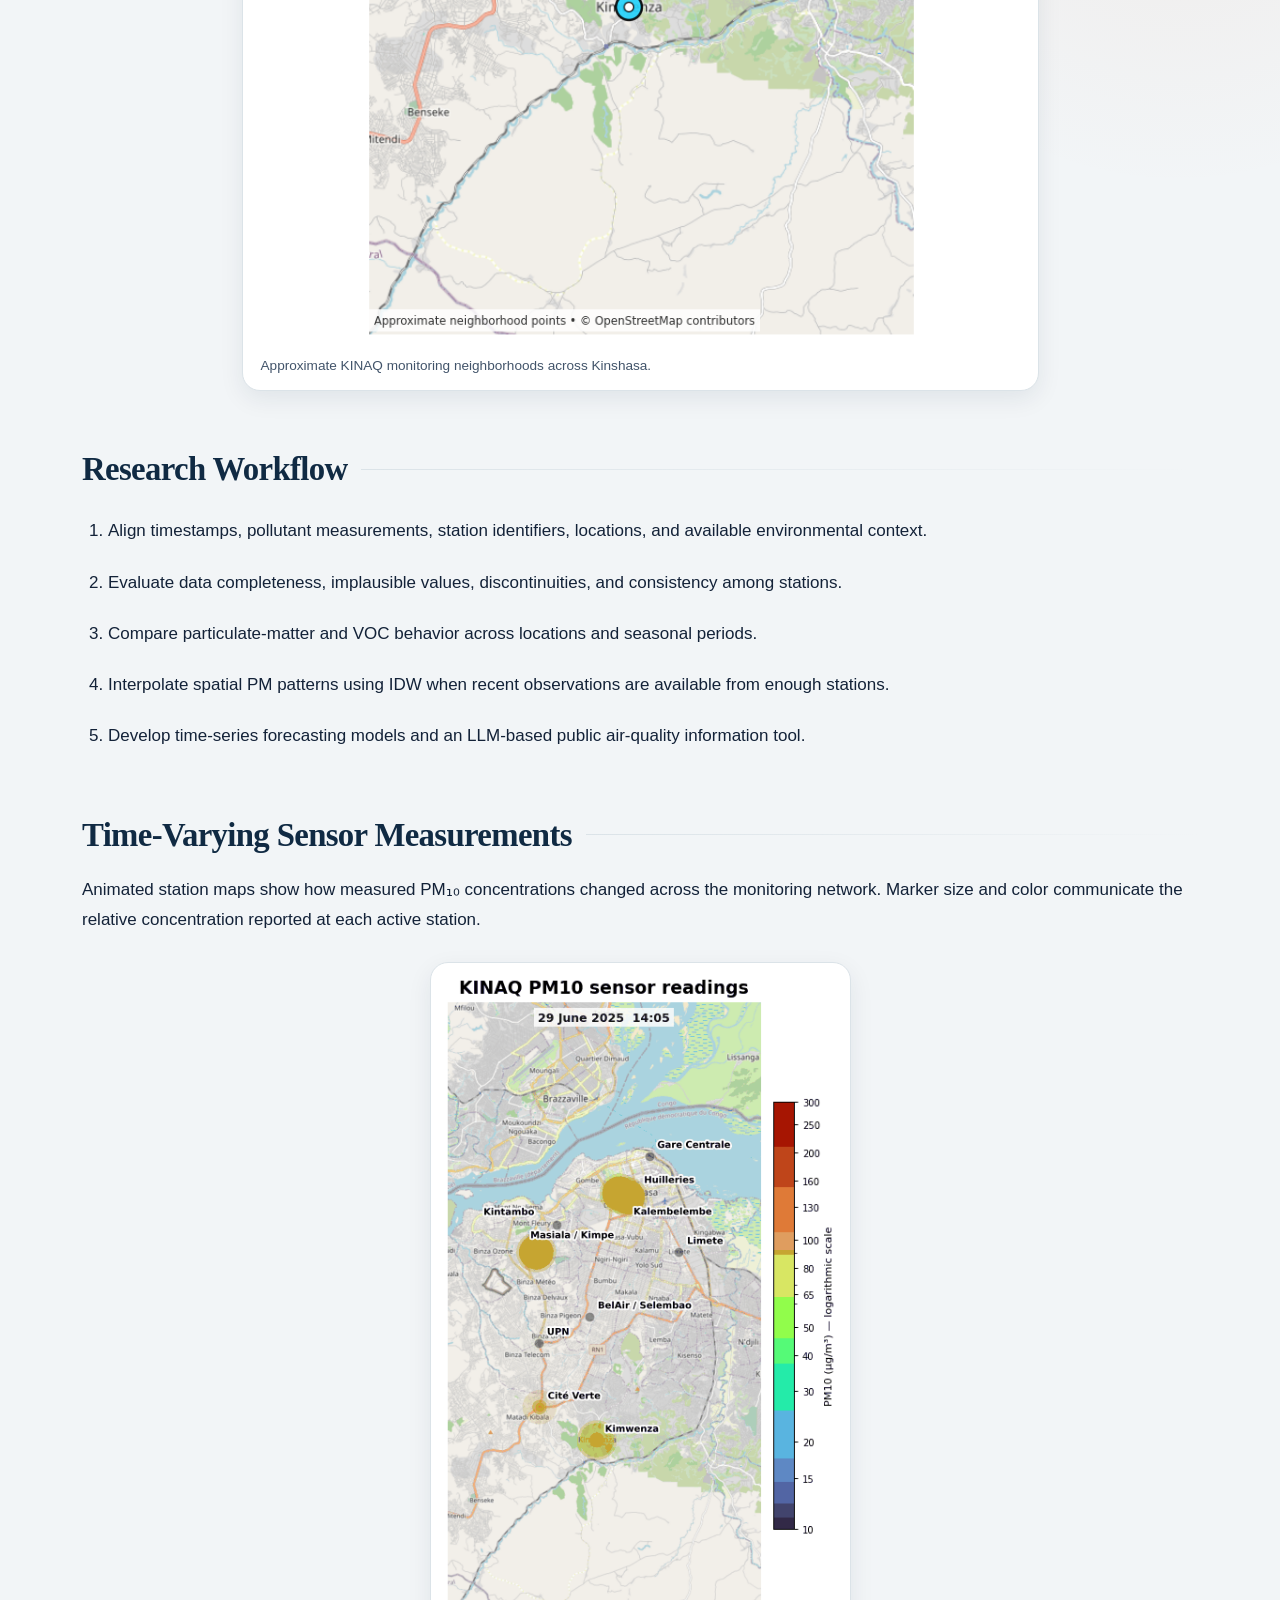
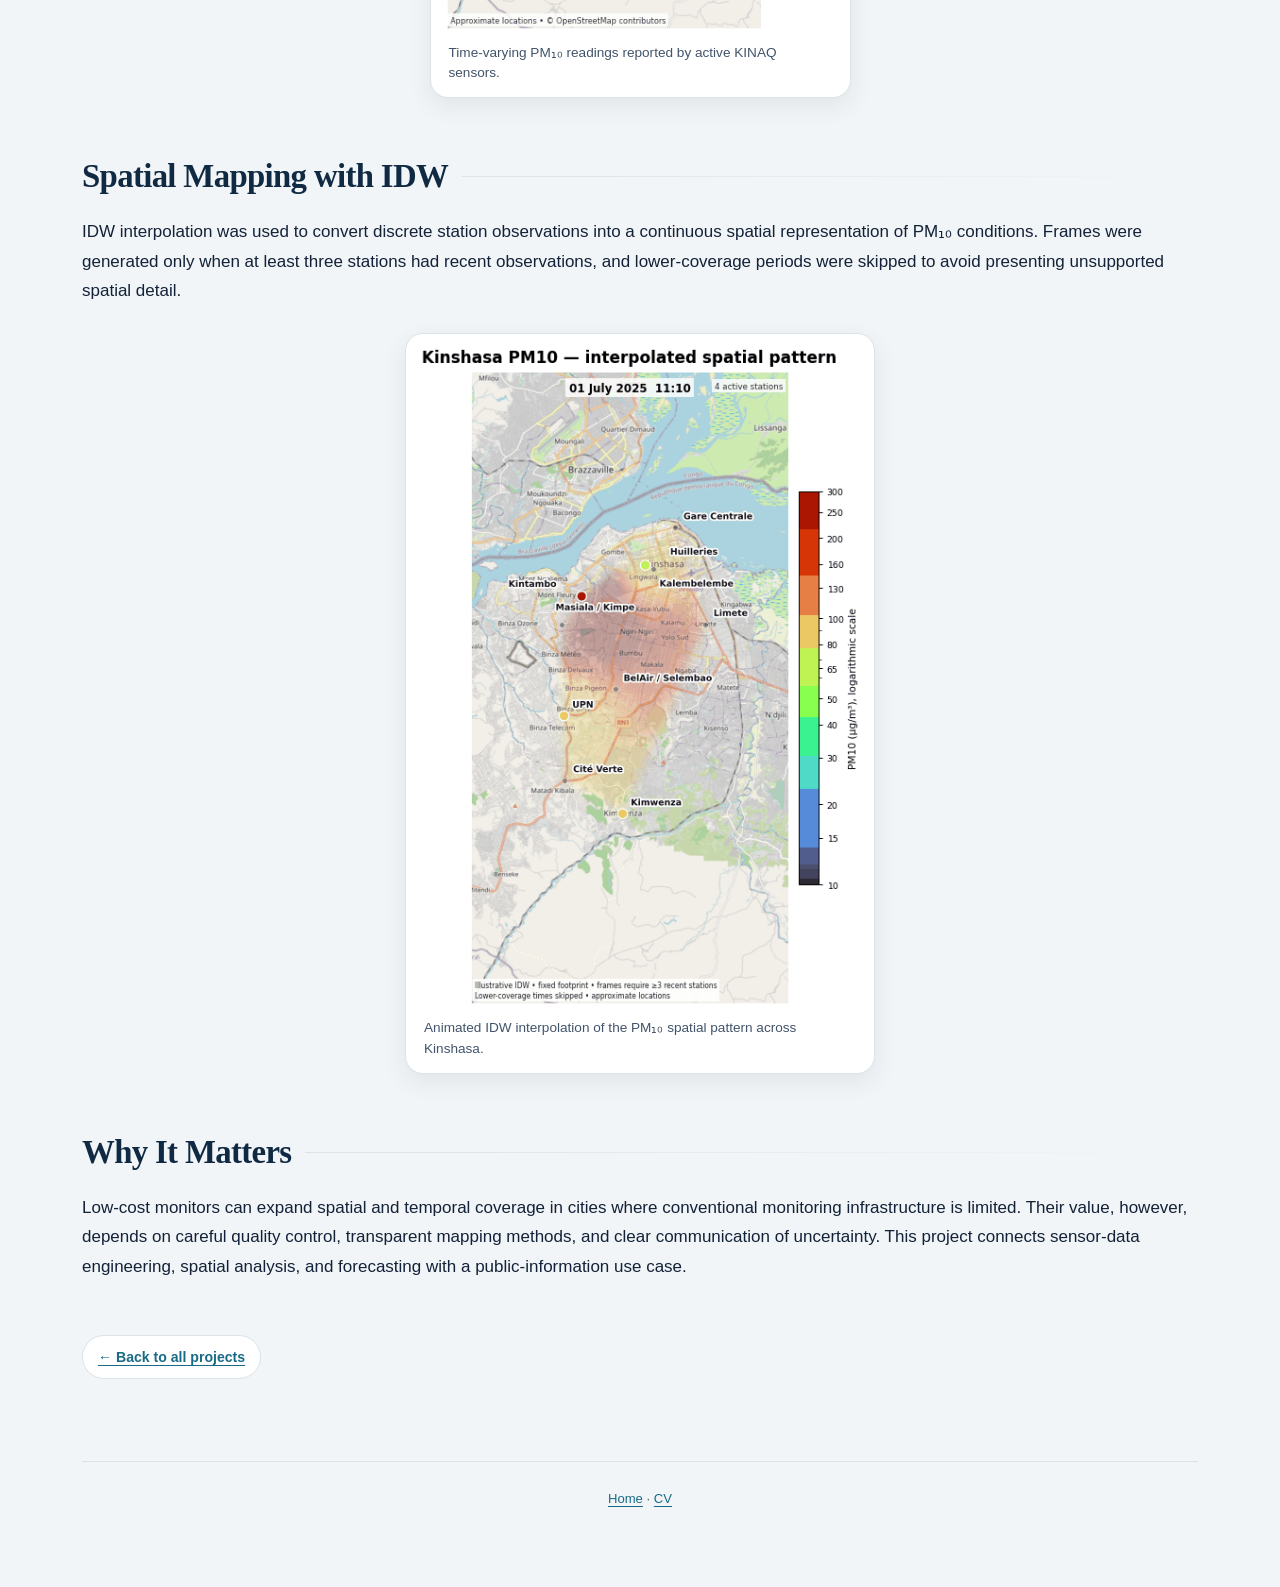
<file: projects/air-quality.html>
<!doctype html>
<html lang="en"><head>
  <meta charset="utf-8"><meta name="viewport" content="width=device-width, initial-scale=1">
  <meta name="description" content="Air-quality monitoring research in Kinshasa by Nima Daneshvarnejad.">
  <title>Air-Quality Monitoring — Nima Daneshvarnejad</title>
  <link rel="stylesheet" href="../styles.css">
</head><body>
  <nav><a href="../index.html">Home</a><a href="../projects.html">Projects</a><a href="../academic-cv.pdf" download>CV</a><a href="../contact.html">Contact</a></nav>
  <h1>Air-Quality Monitoring</h1>
  <p class="subtitle">Low-cost sensor analysis, spatial interpolation, and forecasting in Kinshasa, Democratic Republic of the Congo.</p>

  <h2>Project Context</h2>
  <p>As Industry Outreach and Air Quality Researcher at CrudeCast, I led air-quality research in collaboration with the Energy Policy Institute at the University of Chicago, Dr. Daniel Westervelt, and Wasaru. The project used data from a distributed network of low-cost sensors measuring PM₂.₅, PM₁₀, and volatile organic compounds (VOCs) across Kinshasa.</p>
  <p>The sensor observations supported quality control, time-series forecasting, and continuously updated maps of air-pollution conditions. Inverse distance weighting (IDW) was used to estimate spatial patterns between monitoring locations when sufficient stations were reporting.</p>

  <h2>Monitoring Network</h2>
  <p>Approximate sensor neighborhoods were mapped across Kinshasa to describe the geographic coverage of the monitoring network and provide spatial context for interpreting station measurements.</p>

  <figure class="project-figure natural-size-figure" style="width: 797px; max-width: 100%;">
    <img src="../assets/images/kinaq-sensor-neighborhoods.png" alt="Map of approximate KINAQ air-quality sensor neighborhoods across Kinshasa" style="width: 797px; max-width: 100%; height: auto;">
    <figcaption>Approximate KINAQ monitoring neighborhoods across Kinshasa.</figcaption>
  </figure>

  <h2>Research Workflow</h2>
  <ol>
    <li>Align timestamps, pollutant measurements, station identifiers, locations, and available environmental context.</li>
    <li>Evaluate data completeness, implausible values, discontinuities, and consistency among stations.</li>
    <li>Compare particulate-matter and VOC behavior across locations and seasonal periods.</li>
    <li>Interpolate spatial PM patterns using IDW when recent observations are available from enough stations.</li>
    <li>Develop time-series forecasting models and an LLM-based public air-quality information tool.</li>
  </ol>

  <h2>Time-Varying Sensor Measurements</h2>
  <p>Animated station maps show how measured PM₁₀ concentrations changed across the monitoring network. Marker size and color communicate the relative concentration reported at each active station.</p>

  <figure class="project-figure natural-size-figure" style="width: 421px; max-width: 100%;">
    <img src="../assets/images/kinaq-pm10-sensor-readings.gif" alt="Animated map of PM10 sensor readings across Kinshasa" style="width: 421px; max-width: 100%; height: auto;">
    <figcaption>Time-varying PM₁₀ readings reported by active KINAQ sensors.</figcaption>
  </figure>

  <h2>Spatial Mapping with IDW</h2>
  <p>IDW interpolation was used to convert discrete station observations into a continuous spatial representation of PM₁₀ conditions. Frames were generated only when at least three stations had recent observations, and lower-coverage periods were skipped to avoid presenting unsupported spatial detail.</p>

  <figure class="project-figure natural-size-figure" style="width: 470px; max-width: 100%;">
    <img src="../assets/images/kinaq-pm10-idw-interpolation.gif" alt="Animated inverse-distance-weighted map of the PM10 spatial pattern across Kinshasa" style="width: 470px; max-width: 100%; height: auto;">
    <figcaption>Animated IDW interpolation of the PM₁₀ spatial pattern across Kinshasa.</figcaption>
  </figure>

  <h2>Why It Matters</h2>
  <p>Low-cost monitors can expand spatial and temporal coverage in cities where conventional monitoring infrastructure is limited. Their value, however, depends on careful quality control, transparent mapping methods, and clear communication of uncertainty. This project connects sensor-data engineering, spatial analysis, and forecasting with a public-information use case.</p>

  <p class="back-link"><a href="../projects.html">← Back to all projects</a></p>
  <footer><a href="../index.html">Home</a> · <a href="../academic-cv.pdf" download>CV</a></footer>
</body></html>
</file>
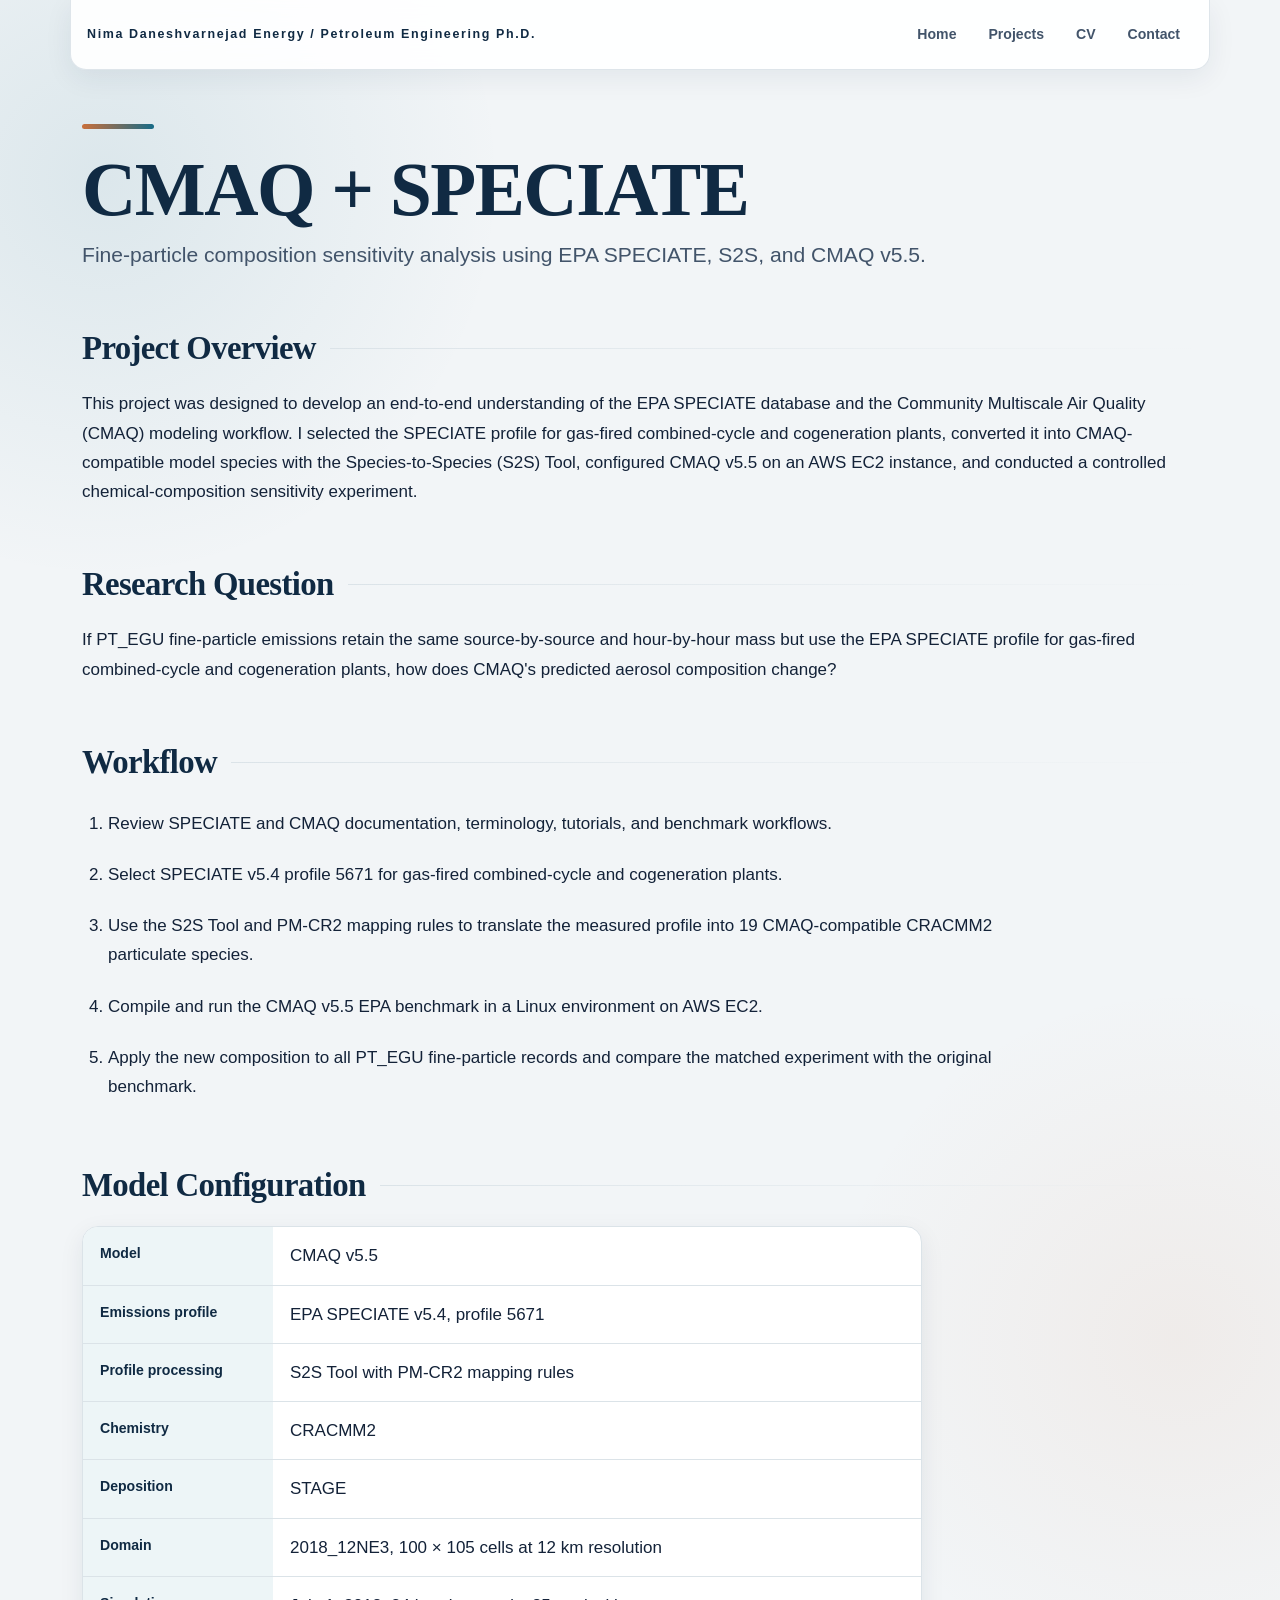
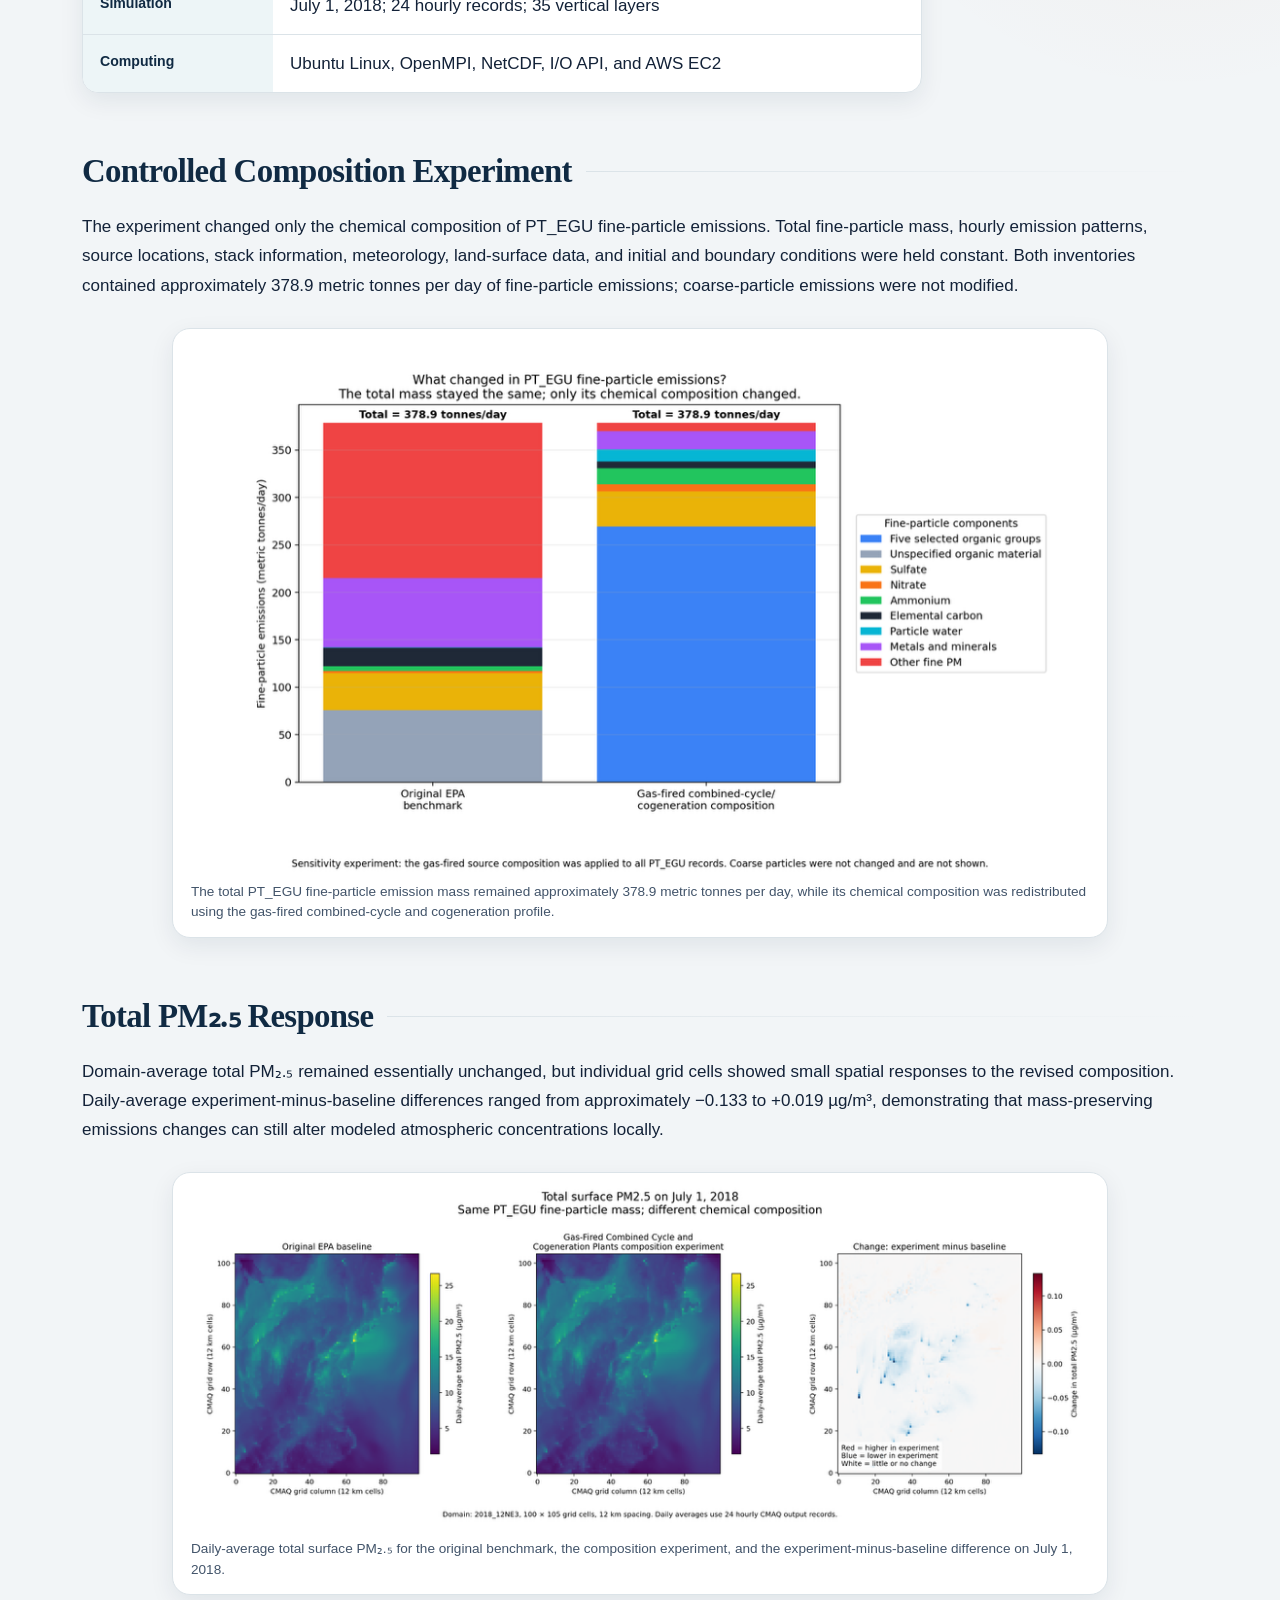
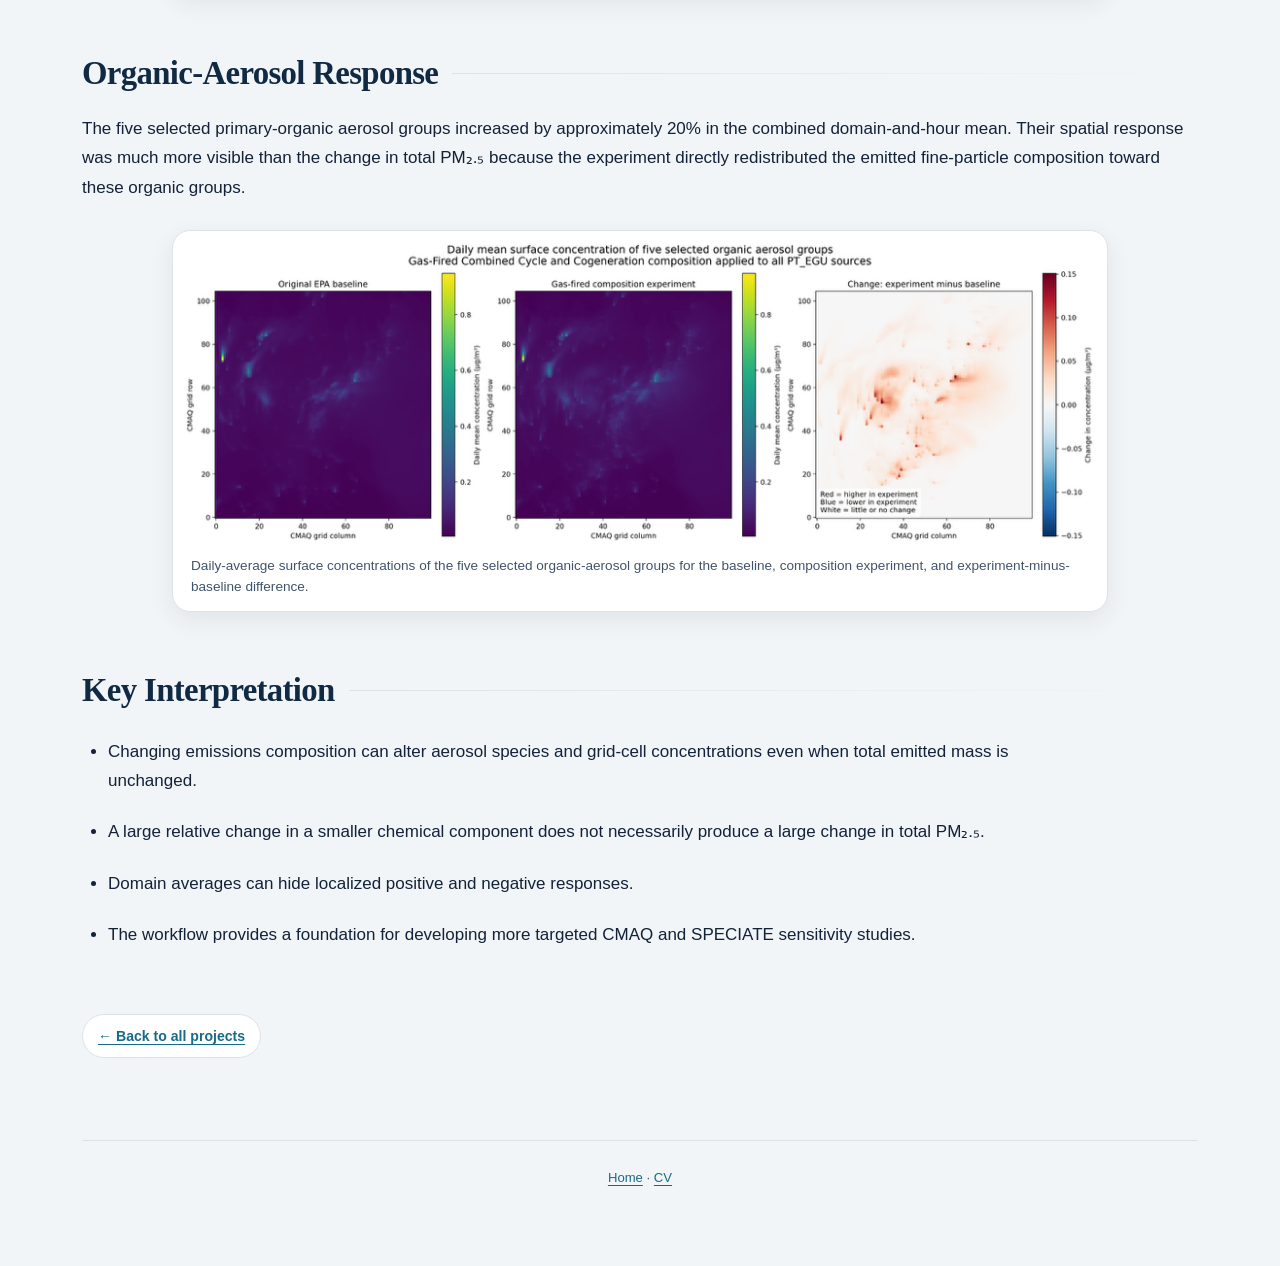
<file: projects/cmaq-speciate.html>
<!doctype html>
<html lang="en"><head>
  <meta charset="utf-8"><meta name="viewport" content="width=device-width, initial-scale=1">
  <meta name="description" content="CMAQ and SPECIATE fine-particle composition sensitivity study by Nima Daneshvarnejad.">
  <title>CMAQ + SPECIATE — Nima Daneshvarnejad</title>
  <link rel="stylesheet" href="../styles.css">
</head><body>
  <nav><a href="../index.html">Home</a><a href="../projects.html">Projects</a><a href="../academic-cv.pdf" download>CV</a><a href="../contact.html">Contact</a></nav>
  <h1>CMAQ + SPECIATE</h1>
  <p class="subtitle">Fine-particle composition sensitivity analysis using EPA SPECIATE, S2S, and CMAQ v5.5.</p>

  <h2>Project Overview</h2>
  <p>This project was designed to develop an end-to-end understanding of the EPA SPECIATE database and the Community Multiscale Air Quality (CMAQ) modeling workflow. I selected the SPECIATE profile for gas-fired combined-cycle and cogeneration plants, converted it into CMAQ-compatible model species with the Species-to-Species (S2S) Tool, configured CMAQ v5.5 on an AWS EC2 instance, and conducted a controlled chemical-composition sensitivity experiment.</p>

  <h2>Research Question</h2>
  <p>If PT_EGU fine-particle emissions retain the same source-by-source and hour-by-hour mass but use the EPA SPECIATE profile for gas-fired combined-cycle and cogeneration plants, how does CMAQ's predicted aerosol composition change?</p>

  <h2>Workflow</h2>
  <ol>
    <li>Review SPECIATE and CMAQ documentation, terminology, tutorials, and benchmark workflows.</li>
    <li>Select SPECIATE v5.4 profile 5671 for gas-fired combined-cycle and cogeneration plants.</li>
    <li>Use the S2S Tool and PM-CR2 mapping rules to translate the measured profile into 19 CMAQ-compatible CRACMM2 particulate species.</li>
    <li>Compile and run the CMAQ v5.5 EPA benchmark in a Linux environment on AWS EC2.</li>
    <li>Apply the new composition to all PT_EGU fine-particle records and compare the matched experiment with the original benchmark.</li>
  </ol>

  <h2>Model Configuration</h2>
  <table class="details">
    <tr><th>Model</th><td>CMAQ v5.5</td></tr>
    <tr><th>Emissions profile</th><td>EPA SPECIATE v5.4, profile 5671</td></tr>
    <tr><th>Profile processing</th><td>S2S Tool with PM-CR2 mapping rules</td></tr>
    <tr><th>Chemistry</th><td>CRACMM2</td></tr>
    <tr><th>Deposition</th><td>STAGE</td></tr>
    <tr><th>Domain</th><td>2018_12NE3, 100 × 105 cells at 12 km resolution</td></tr>
    <tr><th>Simulation</th><td>July 1, 2018; 24 hourly records; 35 vertical layers</td></tr>
    <tr><th>Computing</th><td>Ubuntu Linux, OpenMPI, NetCDF, I/O API, and AWS EC2</td></tr>
  </table>

  <h2>Controlled Composition Experiment</h2>
  <p>The experiment changed only the chemical composition of PT_EGU fine-particle emissions. Total fine-particle mass, hourly emission patterns, source locations, stack information, meteorology, land-surface data, and initial and boundary conditions were held constant. Both inventories contained approximately 378.9 metric tonnes per day of fine-particle emissions; coarse-particle emissions were not modified.</p>

  <figure class="project-figure natural-size-figure" style="width: 936px; max-width: 100%;">
    <img src="../assets/images/cmaq-pt-egu-emissions-composition.png" alt="Stacked bars comparing the chemical composition of PT_EGU fine-particle emissions in the EPA benchmark and the gas-fired composition experiment" style="width: 936px; max-width: 100%; height: auto;">
    <figcaption>The total PT_EGU fine-particle emission mass remained approximately 378.9 metric tonnes per day, while its chemical composition was redistributed using the gas-fired combined-cycle and cogeneration profile.</figcaption>
  </figure>

  <h2>Total PM₂.₅ Response</h2>
  <p>Domain-average total PM₂.₅ remained essentially unchanged, but individual grid cells showed small spatial responses to the revised composition. Daily-average experiment-minus-baseline differences ranged from approximately −0.133 to +0.019 µg/m³, demonstrating that mass-preserving emissions changes can still alter modeled atmospheric concentrations locally.</p>

  <figure class="project-figure natural-size-figure" style="width: 936px; max-width: 100%;">
    <img src="../assets/images/cmaq-total-pm25-spatial-response.png" alt="Maps comparing baseline and experimental total surface PM2.5 with their spatial difference" style="width: 936px; max-width: 100%; height: auto;">
    <figcaption>Daily-average total surface PM₂.₅ for the original benchmark, the composition experiment, and the experiment-minus-baseline difference on July 1, 2018.</figcaption>
  </figure>

  <h2>Organic-Aerosol Response</h2>
  <p>The five selected primary-organic aerosol groups increased by approximately 20% in the combined domain-and-hour mean. Their spatial response was much more visible than the change in total PM₂.₅ because the experiment directly redistributed the emitted fine-particle composition toward these organic groups.</p>

  <figure class="project-figure natural-size-figure" style="width: 936px; max-width: 100%;">
    <img src="../assets/images/cmaq-organic-aerosol-spatial-response.png" alt="Maps comparing baseline and experimental selected organic-aerosol concentrations with their spatial difference" style="width: 936px; max-width: 100%; height: auto;">
    <figcaption>Daily-average surface concentrations of the five selected organic-aerosol groups for the baseline, composition experiment, and experiment-minus-baseline difference.</figcaption>
  </figure>

  <h2>Key Interpretation</h2>
  <ul>
    <li>Changing emissions composition can alter aerosol species and grid-cell concentrations even when total emitted mass is unchanged.</li>
    <li>A large relative change in a smaller chemical component does not necessarily produce a large change in total PM₂.₅.</li>
    <li>Domain averages can hide localized positive and negative responses.</li>
    <li>The workflow provides a foundation for developing more targeted CMAQ and SPECIATE sensitivity studies.</li>
  </ul>
  <p class="back-link"><a href="../projects.html">← Back to all projects</a></p>
  <footer><a href="../index.html">Home</a> · <a href="../academic-cv.pdf" download>CV</a></footer>
</body></html>
</file>
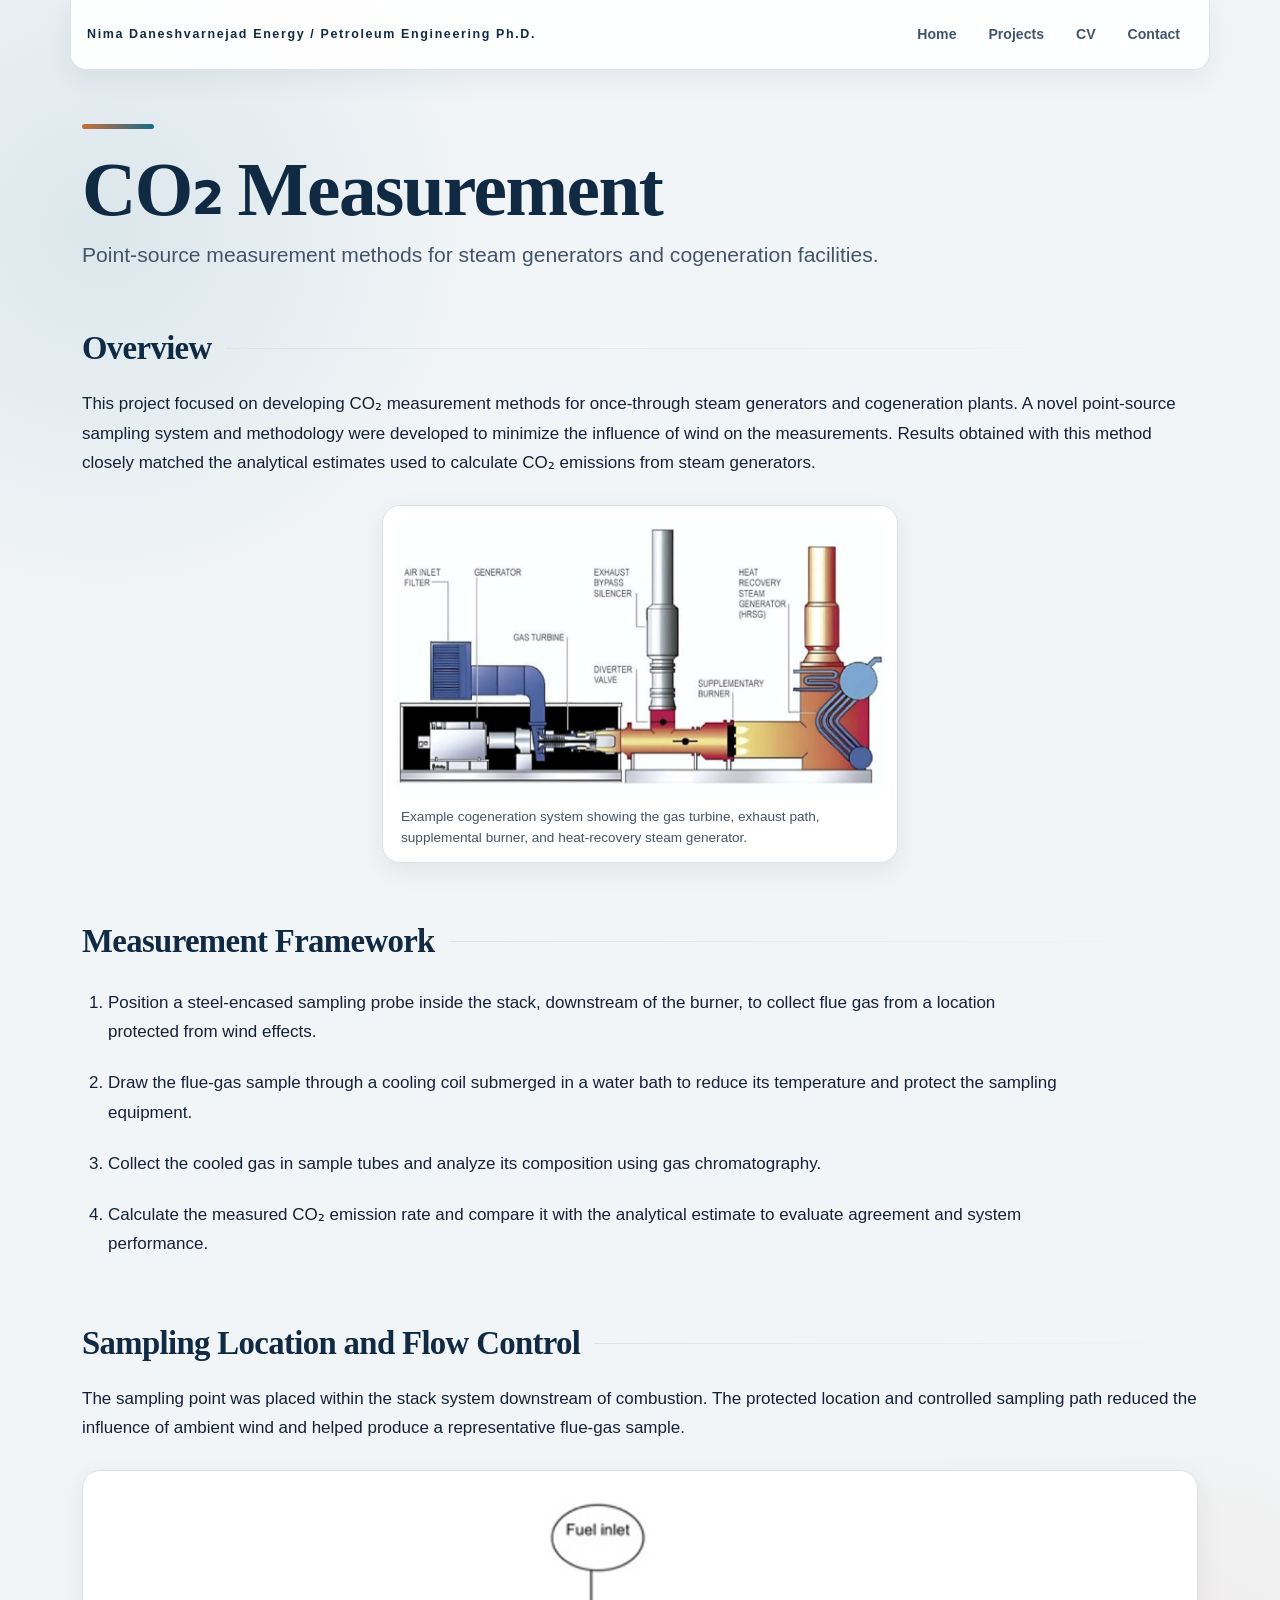
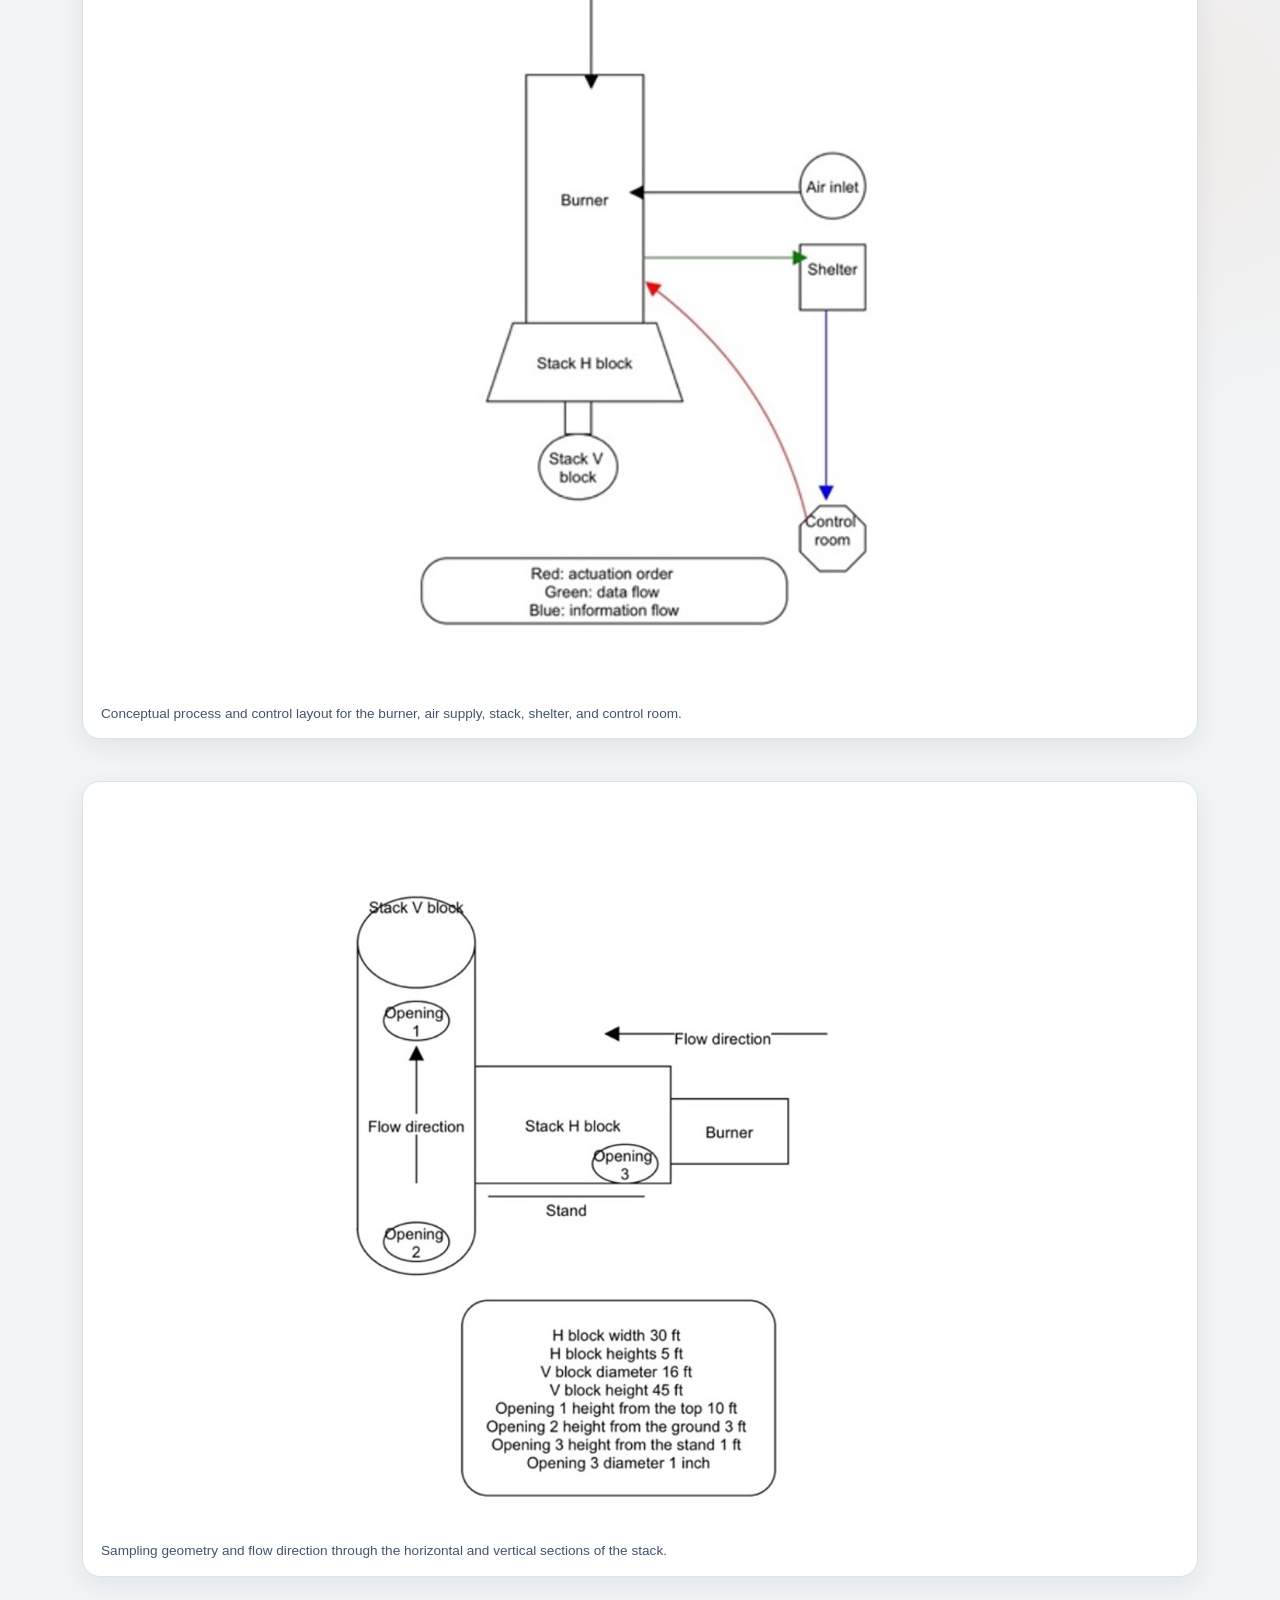
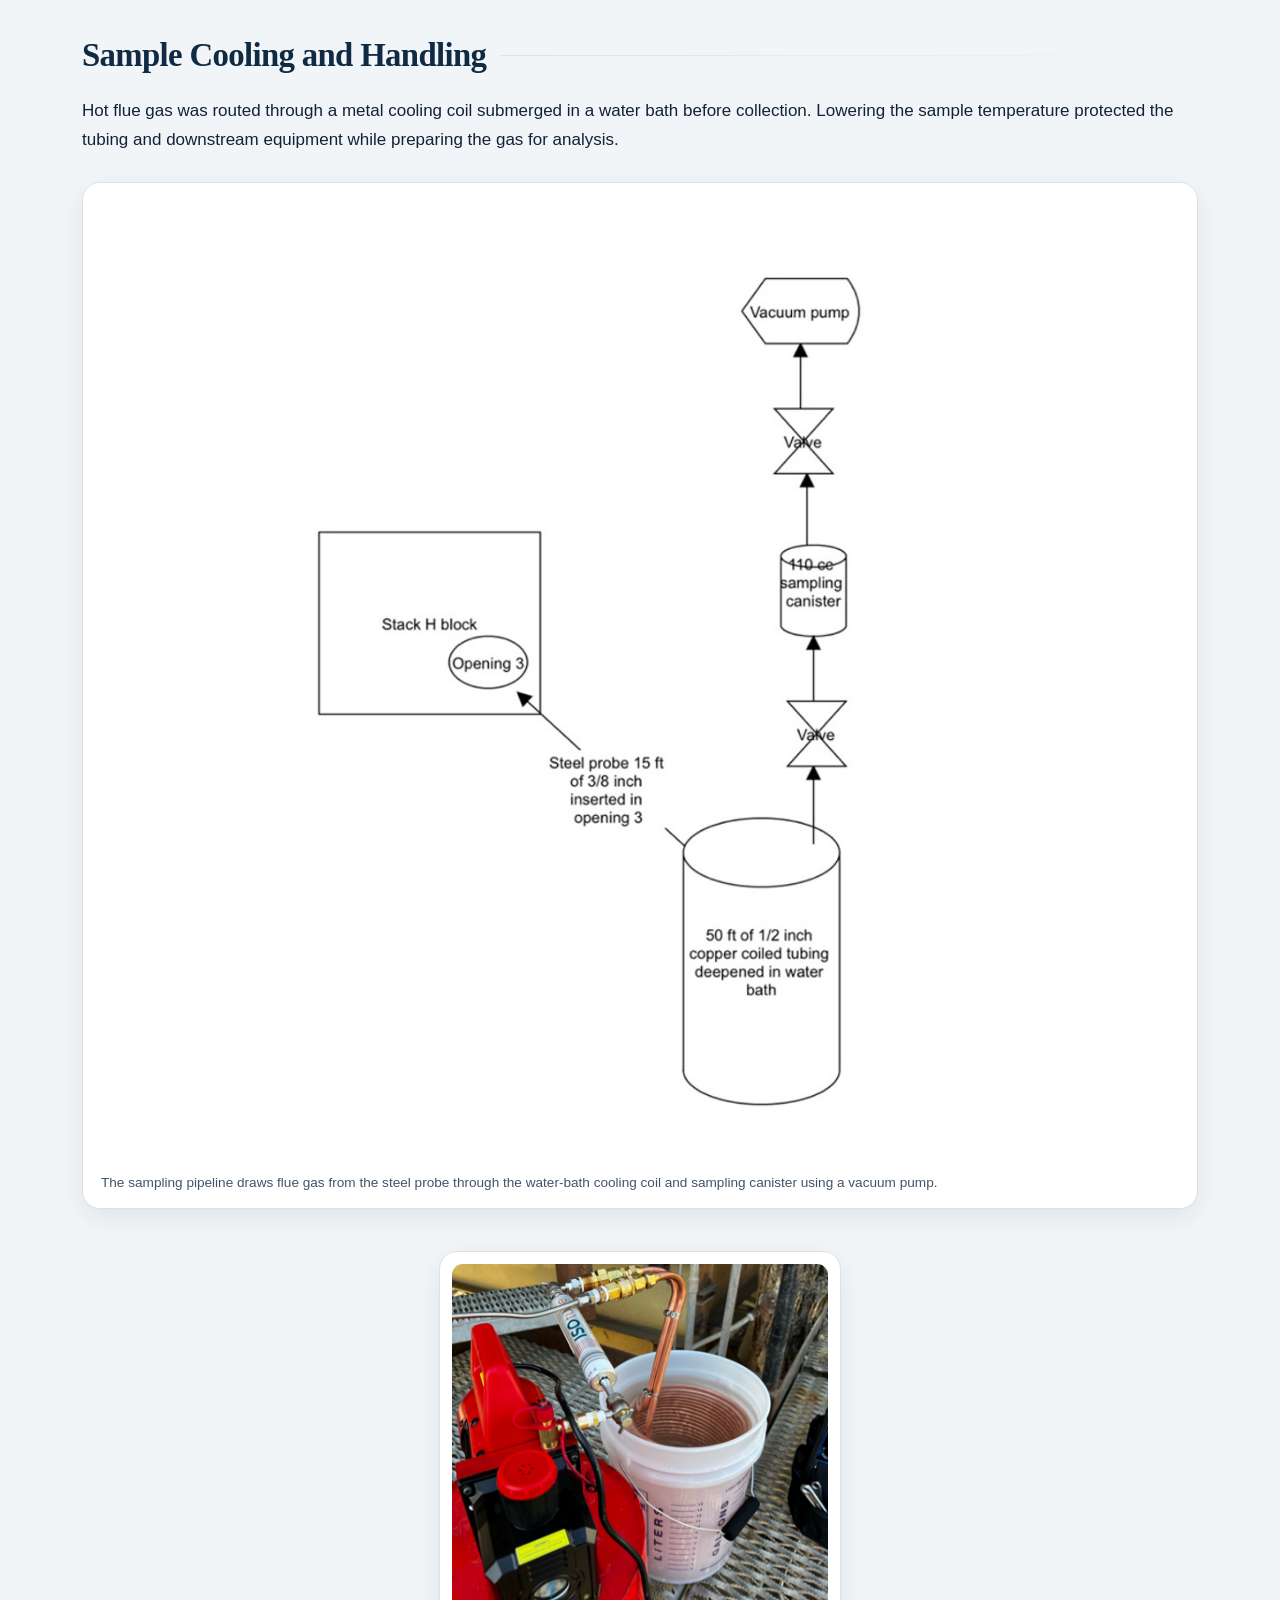
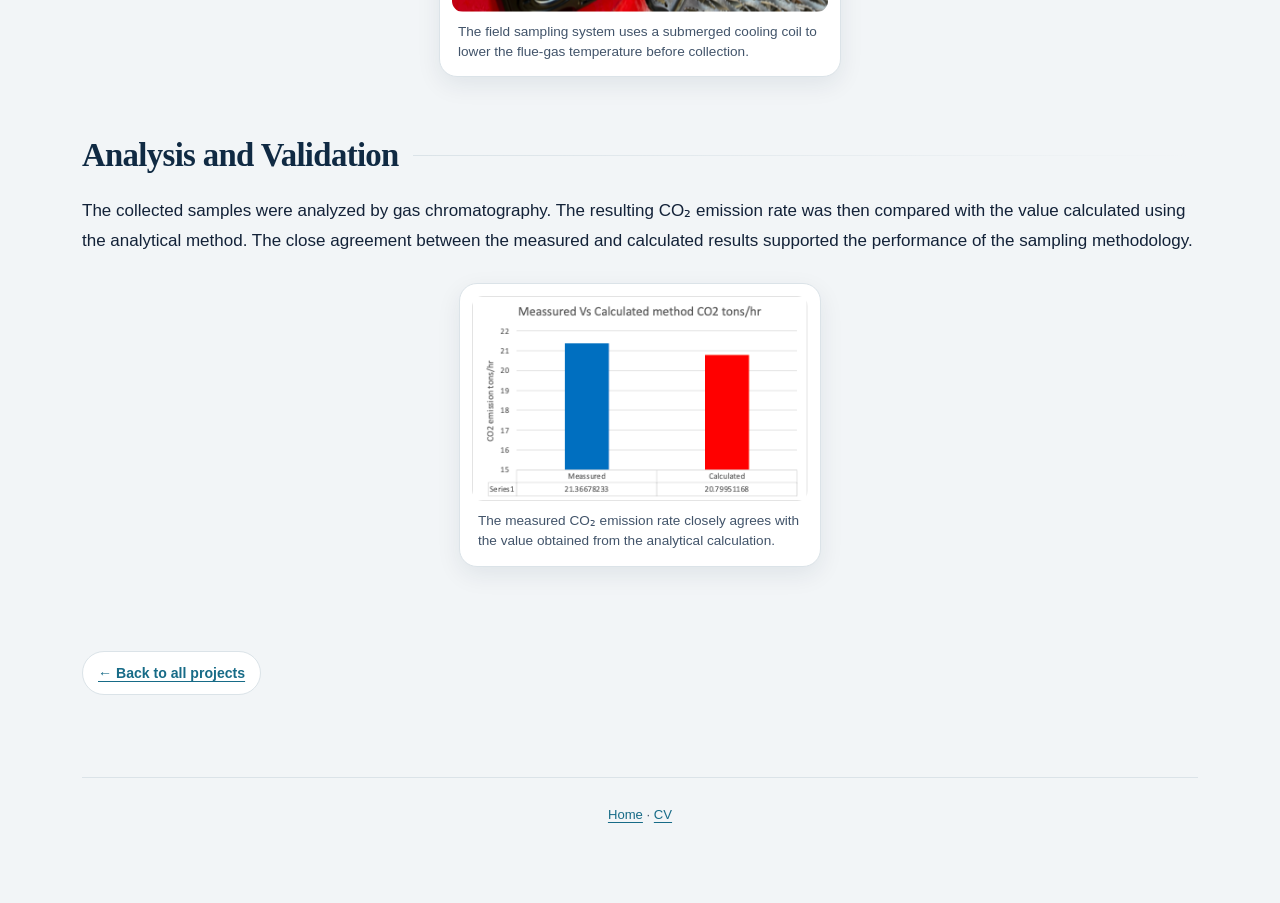
<file: projects/co2-measurement.html>
<!doctype html>
<html lang="en"><head>
  <meta charset="utf-8"><meta name="viewport" content="width=device-width, initial-scale=1">
  <meta name="description" content="CO2 measurement-method development by Nima Daneshvarnejad.">
  <title>CO₂ Measurement — Nima Daneshvarnejad</title>
  <link rel="stylesheet" href="../styles.css">
</head><body>
  <nav><a href="../index.html">Home</a><a href="../projects.html">Projects</a><a href="../academic-cv.pdf" download>CV</a><a href="../contact.html">Contact</a></nav>
  <h1>CO₂ Measurement</h1>
  <p class="subtitle">Point-source measurement methods for steam generators and cogeneration facilities.</p>

  <h2>Overview</h2>
  <p>This project focused on developing CO₂ measurement methods for once-through steam generators and cogeneration plants. A novel point-source sampling system and methodology were developed to minimize the influence of wind on the measurements. Results obtained with this method closely matched the analytical estimates used to calculate CO₂ emissions from steam generators.</p>

  <figure class="project-figure natural-size-figure" style="width: 516px; max-width: 100%;">
    <img src="../assets/images/cogeneration-system.png" alt="Diagram of a cogeneration system with a gas turbine, supplemental burner, and heat-recovery steam generator" style="width: 516px; max-width: 100%; height: auto;">
    <figcaption>Example cogeneration system showing the gas turbine, exhaust path, supplemental burner, and heat-recovery steam generator.</figcaption>
  </figure>

  <h2>Measurement Framework</h2>
  <ol>
    <li>Position a steel-encased sampling probe inside the stack, downstream of the burner, to collect flue gas from a location protected from wind effects.</li>
    <li>Draw the flue-gas sample through a cooling coil submerged in a water bath to reduce its temperature and protect the sampling equipment.</li>
    <li>Collect the cooled gas in sample tubes and analyze its composition using gas chromatography.</li>
    <li>Calculate the measured CO₂ emission rate and compare it with the analytical estimate to evaluate agreement and system performance.</li>
  </ol>

  <h2>Sampling Location and Flow Control</h2>
  <p>The sampling point was placed within the stack system downstream of combustion. The protected location and controlled sampling path reduced the influence of ambient wind and helped produce a representative flue-gas sample.</p>

  <figure class="project-figure natural-size-figure" style="width: 1277px; max-width: 100%;">
    <img src="../assets/images/co2-sampling-control-diagram.jpg" alt="Top-view process diagram showing the burner, air inlet, stack blocks, shelter, and control room" style="width: 1277px; max-width: 100%; height: auto;">
    <figcaption>Conceptual process and control layout for the burner, air supply, stack, shelter, and control room.</figcaption>
  </figure>

  <figure class="project-figure natural-size-figure" style="width: 1405px; max-width: 100%;">
    <img src="../assets/images/co2-stack-sampling-layout.jpg" alt="Side-view diagram showing the burner, horizontal stack block, vertical stack block, openings, dimensions, and flow direction" style="width: 1405px; max-width: 100%; height: auto;">
    <figcaption>Sampling geometry and flow direction through the horizontal and vertical sections of the stack.</figcaption>
  </figure>

  <h2>Sample Cooling and Handling</h2>
  <p>Hot flue gas was routed through a metal cooling coil submerged in a water bath before collection. Lowering the sample temperature protected the tubing and downstream equipment while preparing the gas for analysis.</p>

  <figure class="project-figure natural-size-figure" style="width: 1234px; max-width: 100%;">
    <img src="../assets/images/co2-sampling-pipeline.jpg" alt="Sampling pipeline from the steel probe through a water-bath cooling coil, valves, sampling canister, and vacuum pump" style="width: 1234px; max-width: 100%; height: auto;">
    <figcaption>The sampling pipeline draws flue gas from the steel probe through the water-bath cooling coil and sampling canister using a vacuum pump.</figcaption>
  </figure>

  <figure class="project-figure natural-size-figure" style="width: 402px; max-width: 100%;">
    <img src="../assets/images/co2-sample-cooling-bath.png" alt="Field sampling equipment with a metal cooling coil submerged in a water bath" style="width: 402px; max-width: 100%; height: auto;">
    <figcaption>The field sampling system uses a submerged cooling coil to lower the flue-gas temperature before collection.</figcaption>
  </figure>

  <h2>Analysis and Validation</h2>
  <p>The collected samples were analyzed by gas chromatography. The resulting CO₂ emission rate was then compared with the value calculated using the analytical method. The close agreement between the measured and calculated results supported the performance of the sampling methodology.</p>

  <figure class="project-figure natural-size-figure" style="width: 362px; max-width: 100%;">
    <img src="../assets/images/co2-measured-vs-calculated.png" alt="Bar chart comparing measured and calculated carbon dioxide emission rates in tons per hour" style="width: 362px; max-width: 100%; height: auto;">
    <figcaption>The measured CO₂ emission rate closely agrees with the value obtained from the analytical calculation.</figcaption>
  </figure>

  <p class="back-link"><a href="../projects.html">← Back to all projects</a></p>
  <footer><a href="../index.html">Home</a> · <a href="../academic-cv.pdf" download>CV</a></footer>
</body></html>
</file>
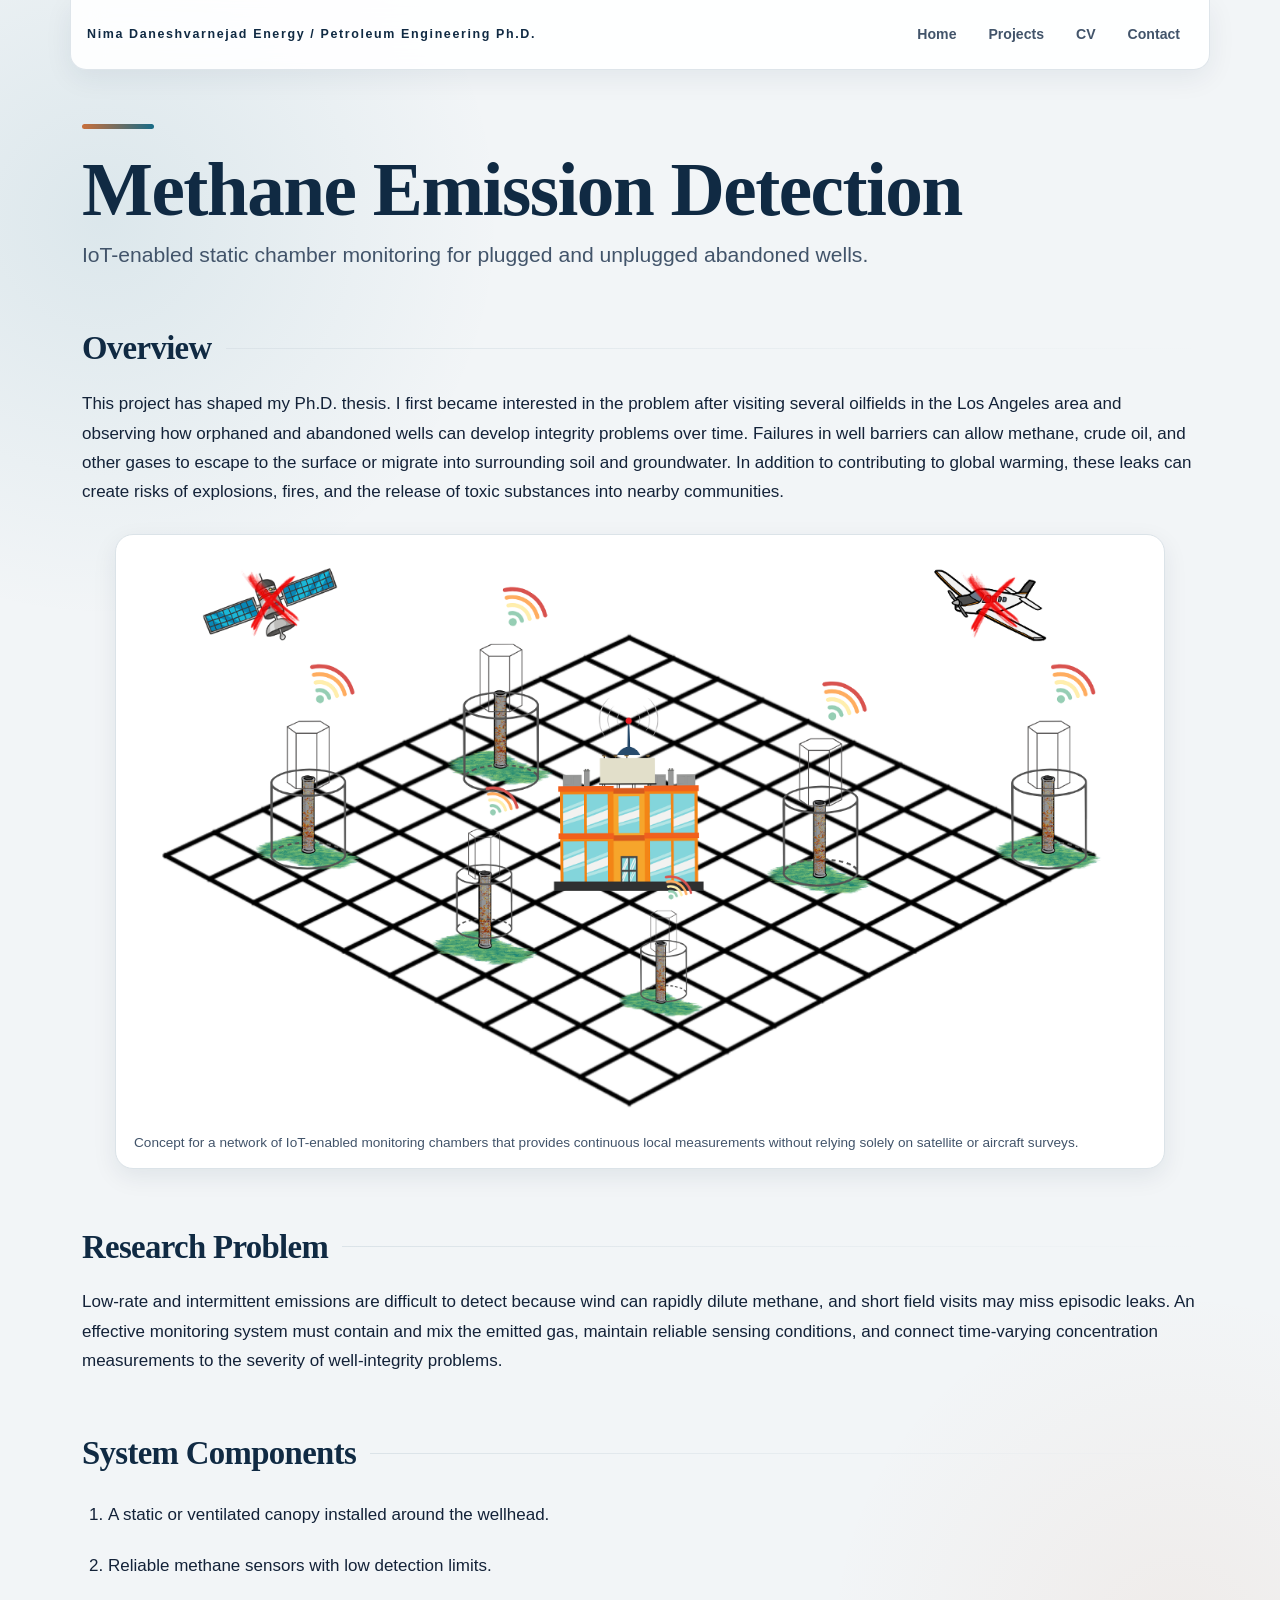
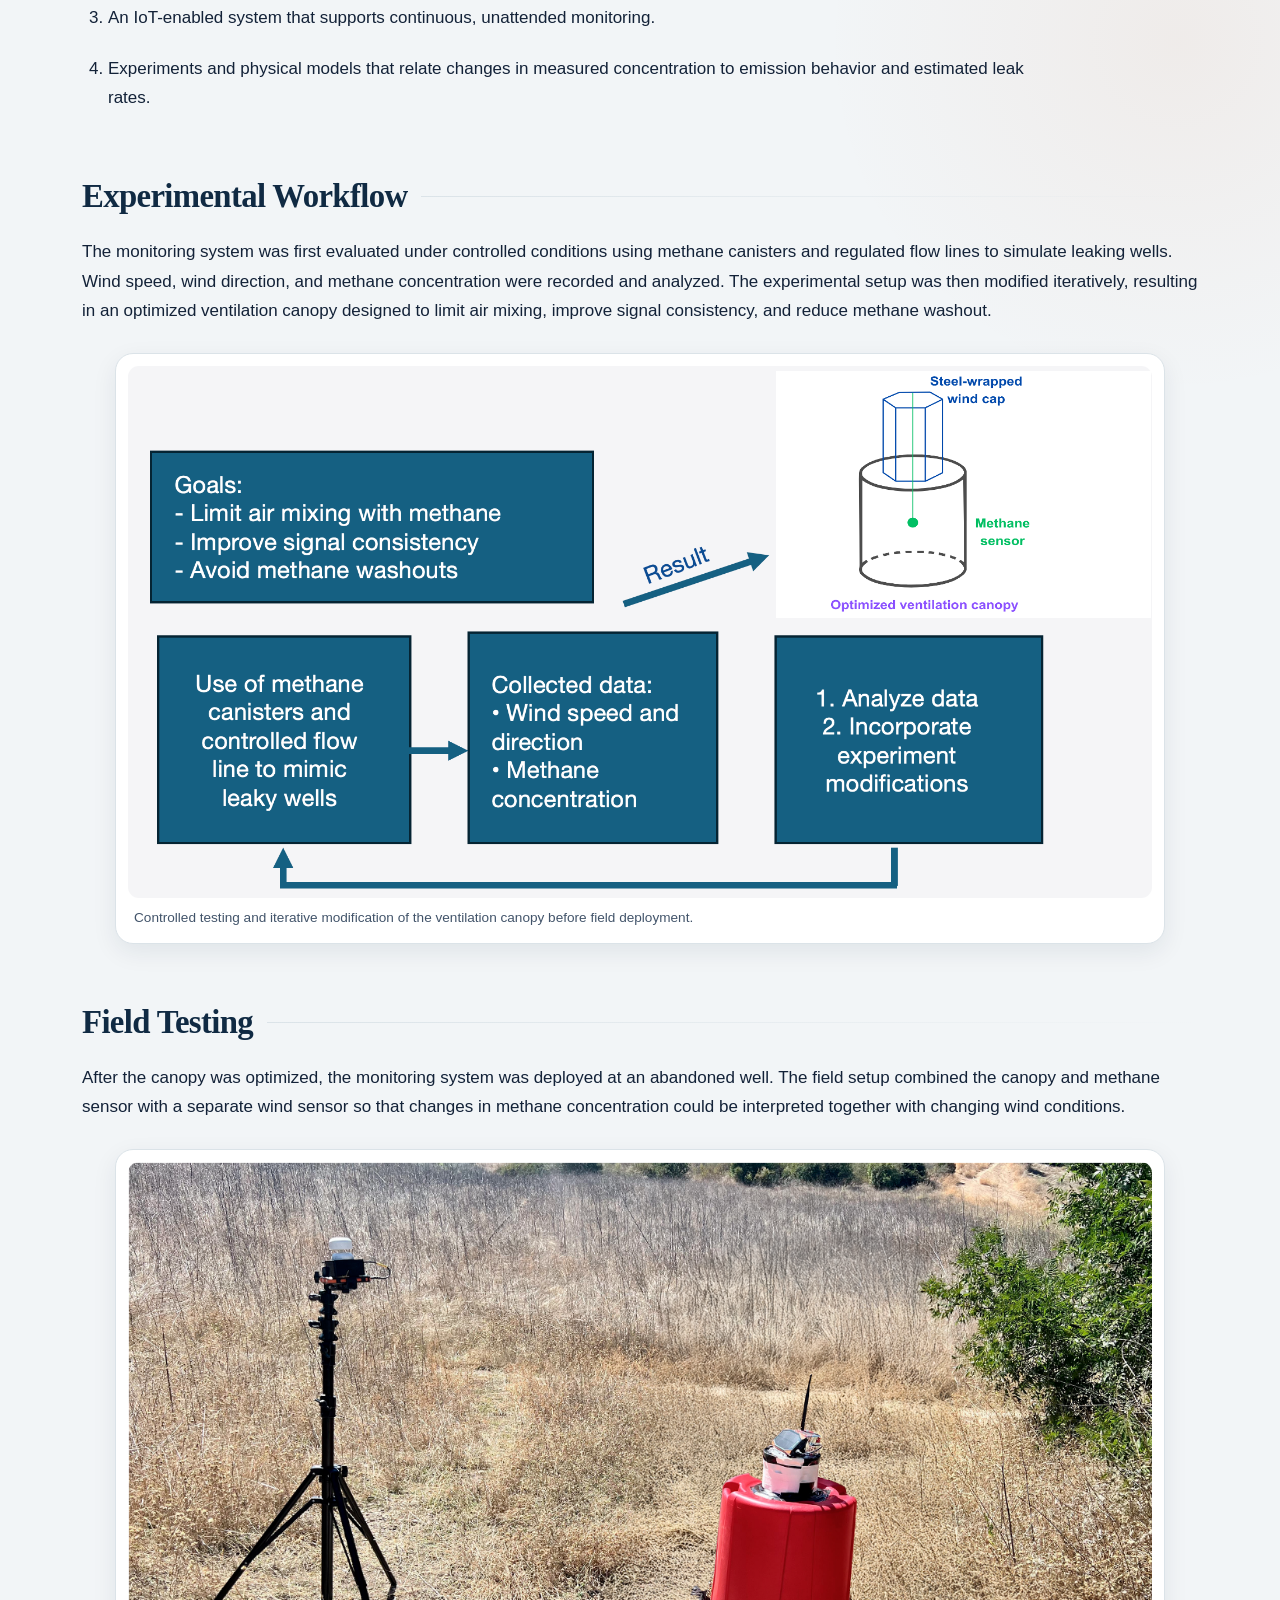
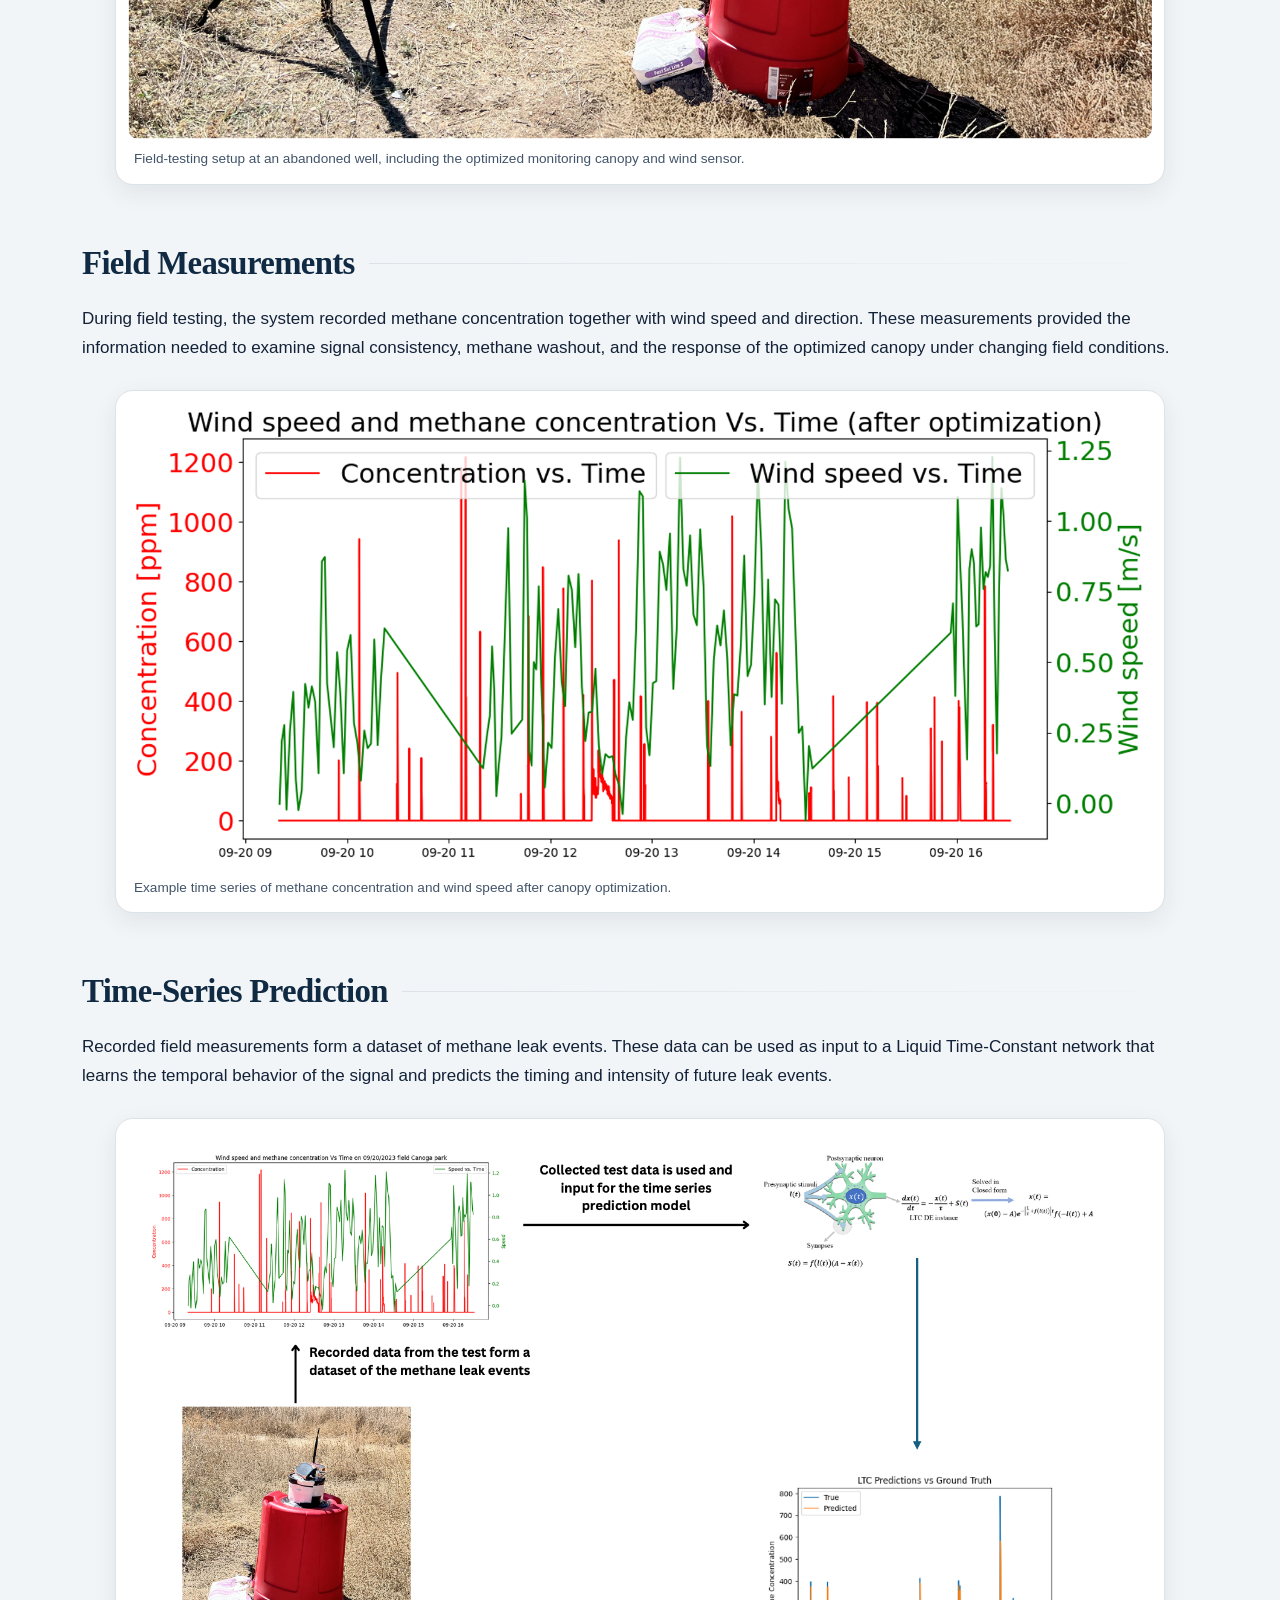
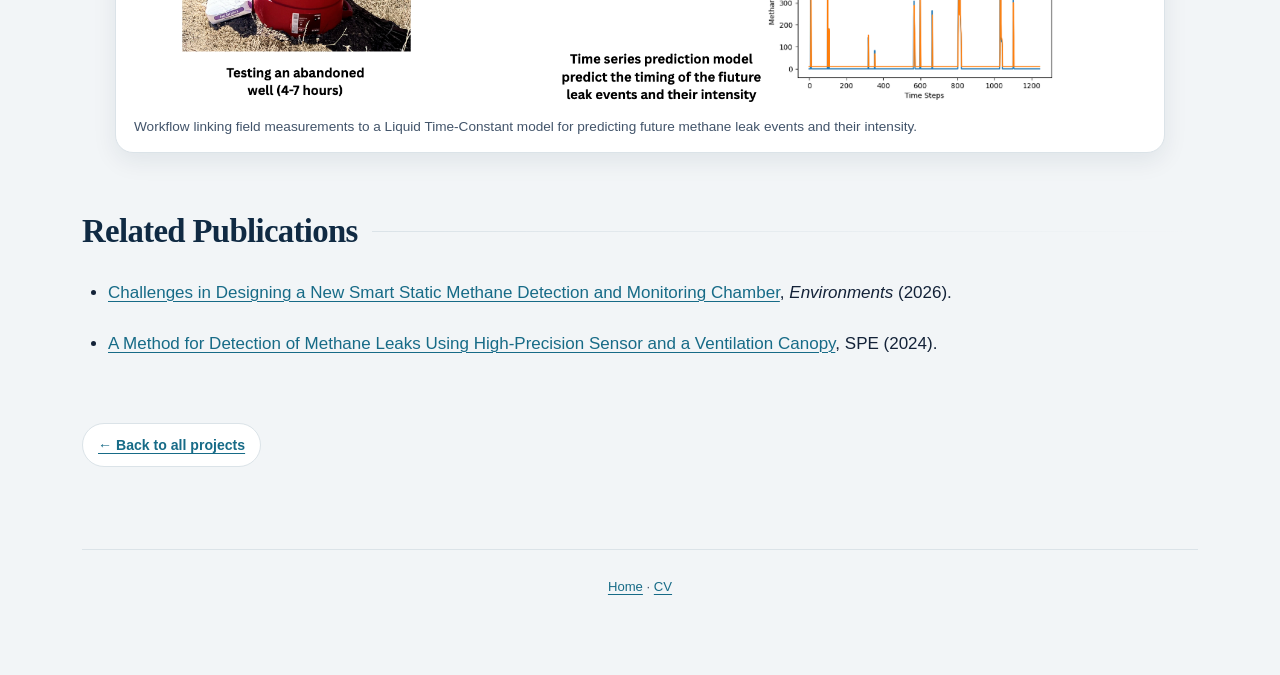
<file: projects/methane-detection.html>
<!doctype html>
<html lang="en"><head>
  <meta charset="utf-8"><meta name="viewport" content="width=device-width, initial-scale=1">
  <meta name="description" content="Methane emission detection research by Nima Daneshvarnejad.">
  <title>Methane Emission Detection — Nima Daneshvarnejad</title>
  <link rel="stylesheet" href="../styles.css">
</head><body>
  <nav><a href="../index.html">Home</a><a href="../projects.html">Projects</a><a href="../academic-cv.pdf" download>CV</a><a href="../contact.html">Contact</a></nav>
  <h1>Methane Emission Detection</h1>
  <p class="subtitle">IoT-enabled static chamber monitoring for plugged and unplugged abandoned wells.</p>

  <h2>Overview</h2>
  <p>This project has shaped my Ph.D. thesis. I first became interested in the problem after visiting several oilfields in the Los Angeles area and observing how orphaned and abandoned wells can develop integrity problems over time. Failures in well barriers can allow methane, crude oil, and other gases to escape to the surface or migrate into surrounding soil and groundwater. In addition to contributing to global warming, these leaks can create risks of explosions, fires, and the release of toxic substances into nearby communities.</p>

  <figure class="project-figure">
    <img src="../assets/images/methane-monitoring-network.png" alt="Conceptual network of IoT-enabled methane monitoring chambers around an industrial facility">
    <figcaption>Concept for a network of IoT-enabled monitoring chambers that provides continuous local measurements without relying solely on satellite or aircraft surveys.</figcaption>
  </figure>

  <h2>Research Problem</h2>
  <p>Low-rate and intermittent emissions are difficult to detect because wind can rapidly dilute methane, and short field visits may miss episodic leaks. An effective monitoring system must contain and mix the emitted gas, maintain reliable sensing conditions, and connect time-varying concentration measurements to the severity of well-integrity problems.</p>

  <h2>System Components</h2>
  <ol>
    <li>A static or ventilated canopy installed around the wellhead.</li>
    <li>Reliable methane sensors with low detection limits.</li>
    <li>An IoT-enabled system that supports continuous, unattended monitoring.</li>
    <li>Experiments and physical models that relate changes in measured concentration to emission behavior and estimated leak rates.</li>
  </ol>

  <h2>Experimental Workflow</h2>
  <p>The monitoring system was first evaluated under controlled conditions using methane canisters and regulated flow lines to simulate leaking wells. Wind speed, wind direction, and methane concentration were recorded and analyzed. The experimental setup was then modified iteratively, resulting in an optimized ventilation canopy designed to limit air mixing, improve signal consistency, and reduce methane washout.</p>

  <figure class="project-figure">
    <img src="../assets/images/ventilation-canopy-workflow.png" alt="Experimental workflow for optimizing a ventilated methane monitoring canopy" loading="lazy">
    <figcaption>Controlled testing and iterative modification of the ventilation canopy before field deployment.</figcaption>
  </figure>

  <h2>Field Testing</h2>
  <p>After the canopy was optimized, the monitoring system was deployed at an abandoned well. The field setup combined the canopy and methane sensor with a separate wind sensor so that changes in methane concentration could be interpreted together with changing wind conditions.</p>

  <figure class="project-figure">
    <img src="../assets/images/abandoned-well-field-setup.png" alt="Methane monitoring canopy and wind sensor deployed at an abandoned well field site" loading="lazy">
    <figcaption>Field-testing setup at an abandoned well, including the optimized monitoring canopy and wind sensor.</figcaption>
  </figure>

  <h2>Field Measurements</h2>
  <p>During field testing, the system recorded methane concentration together with wind speed and direction. These measurements provided the information needed to examine signal consistency, methane washout, and the response of the optimized canopy under changing field conditions.</p>

  <figure class="project-figure">
    <img src="../assets/images/wind-methane-time-series.png" alt="Time series comparing methane concentration with wind speed after canopy optimization" loading="lazy">
    <figcaption>Example time series of methane concentration and wind speed after canopy optimization.</figcaption>
  </figure>

  <h2>Time-Series Prediction</h2>
  <p>Recorded field measurements form a dataset of methane leak events. These data can be used as input to a Liquid Time-Constant network that learns the temporal behavior of the signal and predicts the timing and intensity of future leak events.</p>

  <figure class="project-figure">
    <img src="../assets/images/ltc-prediction-workflow.png" alt="Workflow connecting abandoned-well field measurements to a Liquid Time-Constant prediction model" loading="lazy">
    <figcaption>Workflow linking field measurements to a Liquid Time-Constant model for predicting future methane leak events and their intensity.</figcaption>
  </figure>

  <h2>Related Publications</h2>
  <ul>
    <li><a href="https://doi.org/10.3390/environments13070411">Challenges in Designing a New Smart Static Methane Detection and Monitoring Chamber</a>, <em>Environments</em> (2026).</li>
    <li><a href="https://doi.org/10.2118/218022-MS">A Method for Detection of Methane Leaks Using High-Precision Sensor and a Ventilation Canopy</a>, SPE (2024).</li>
  </ul>

  <p class="back-link"><a href="../projects.html">← Back to all projects</a></p>
  <footer><a href="../index.html">Home</a> · <a href="../academic-cv.pdf" download>CV</a></footer>
</body></html>
</file>
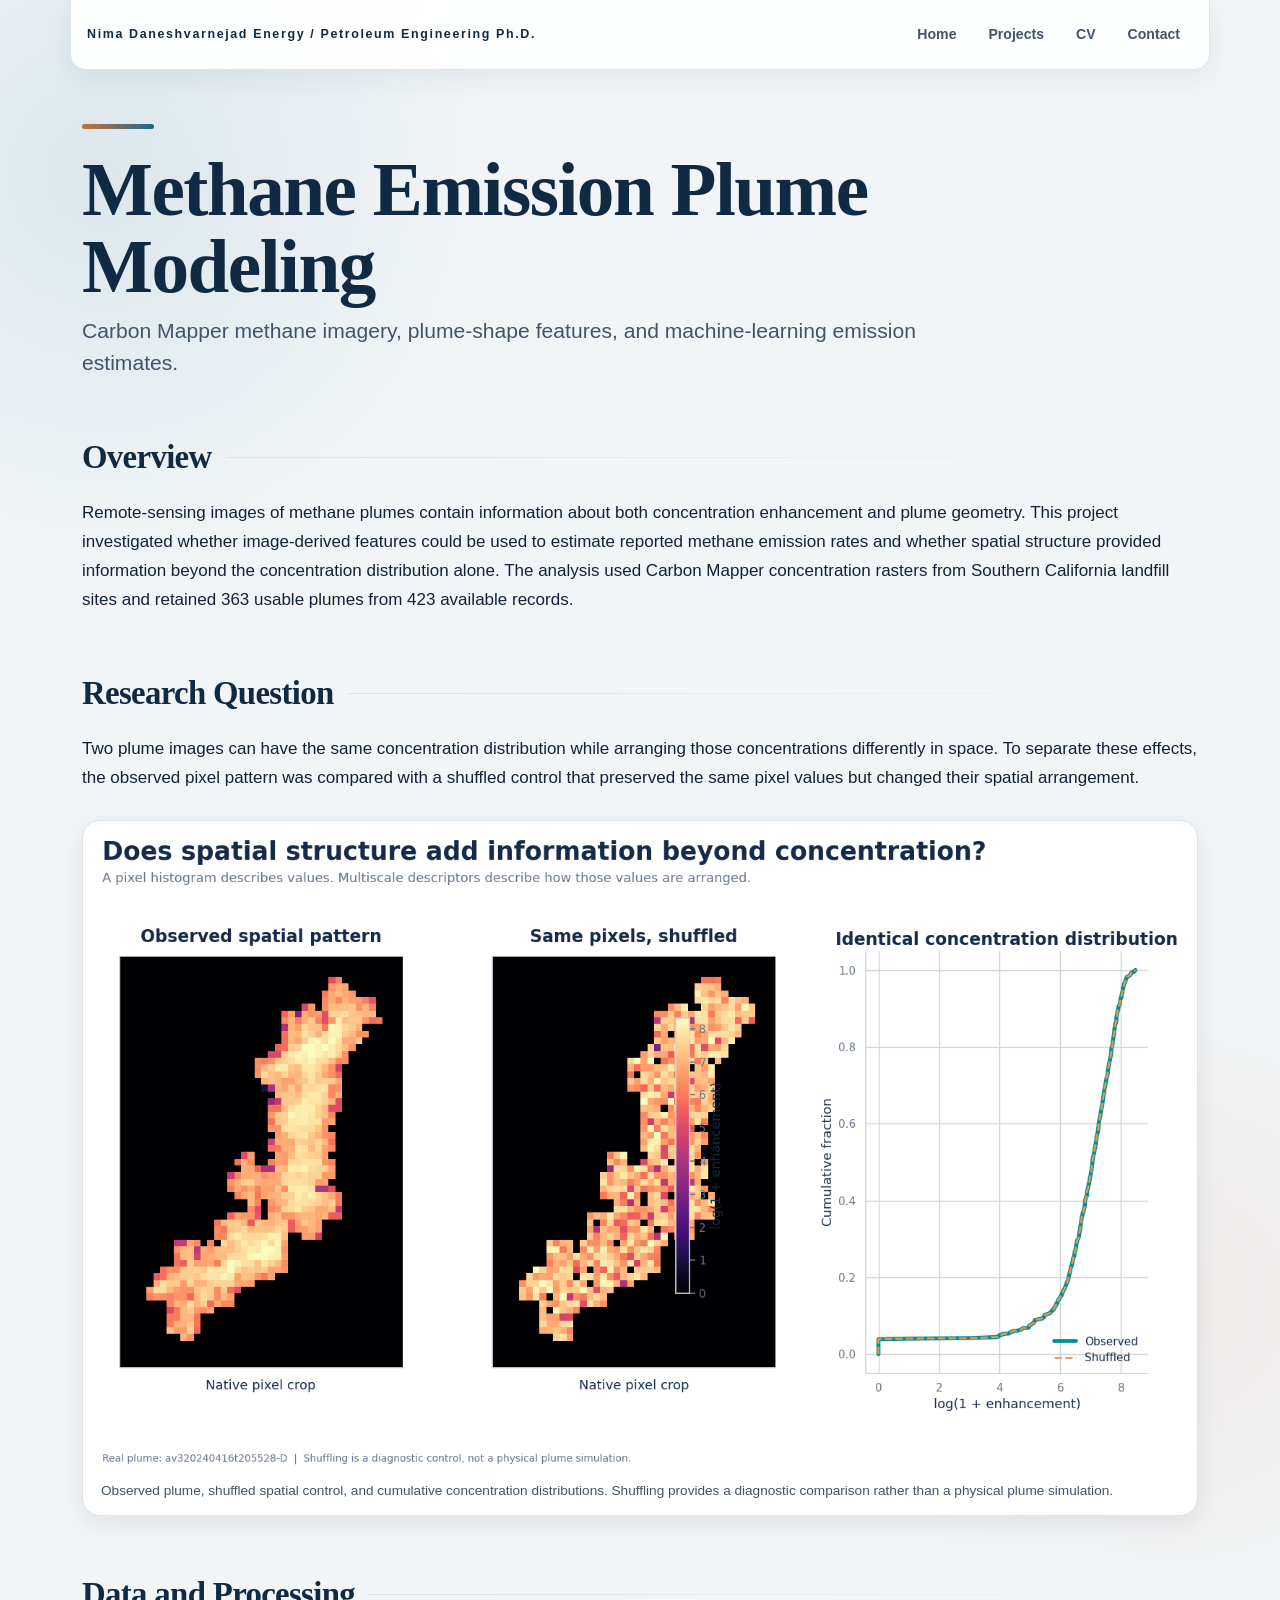
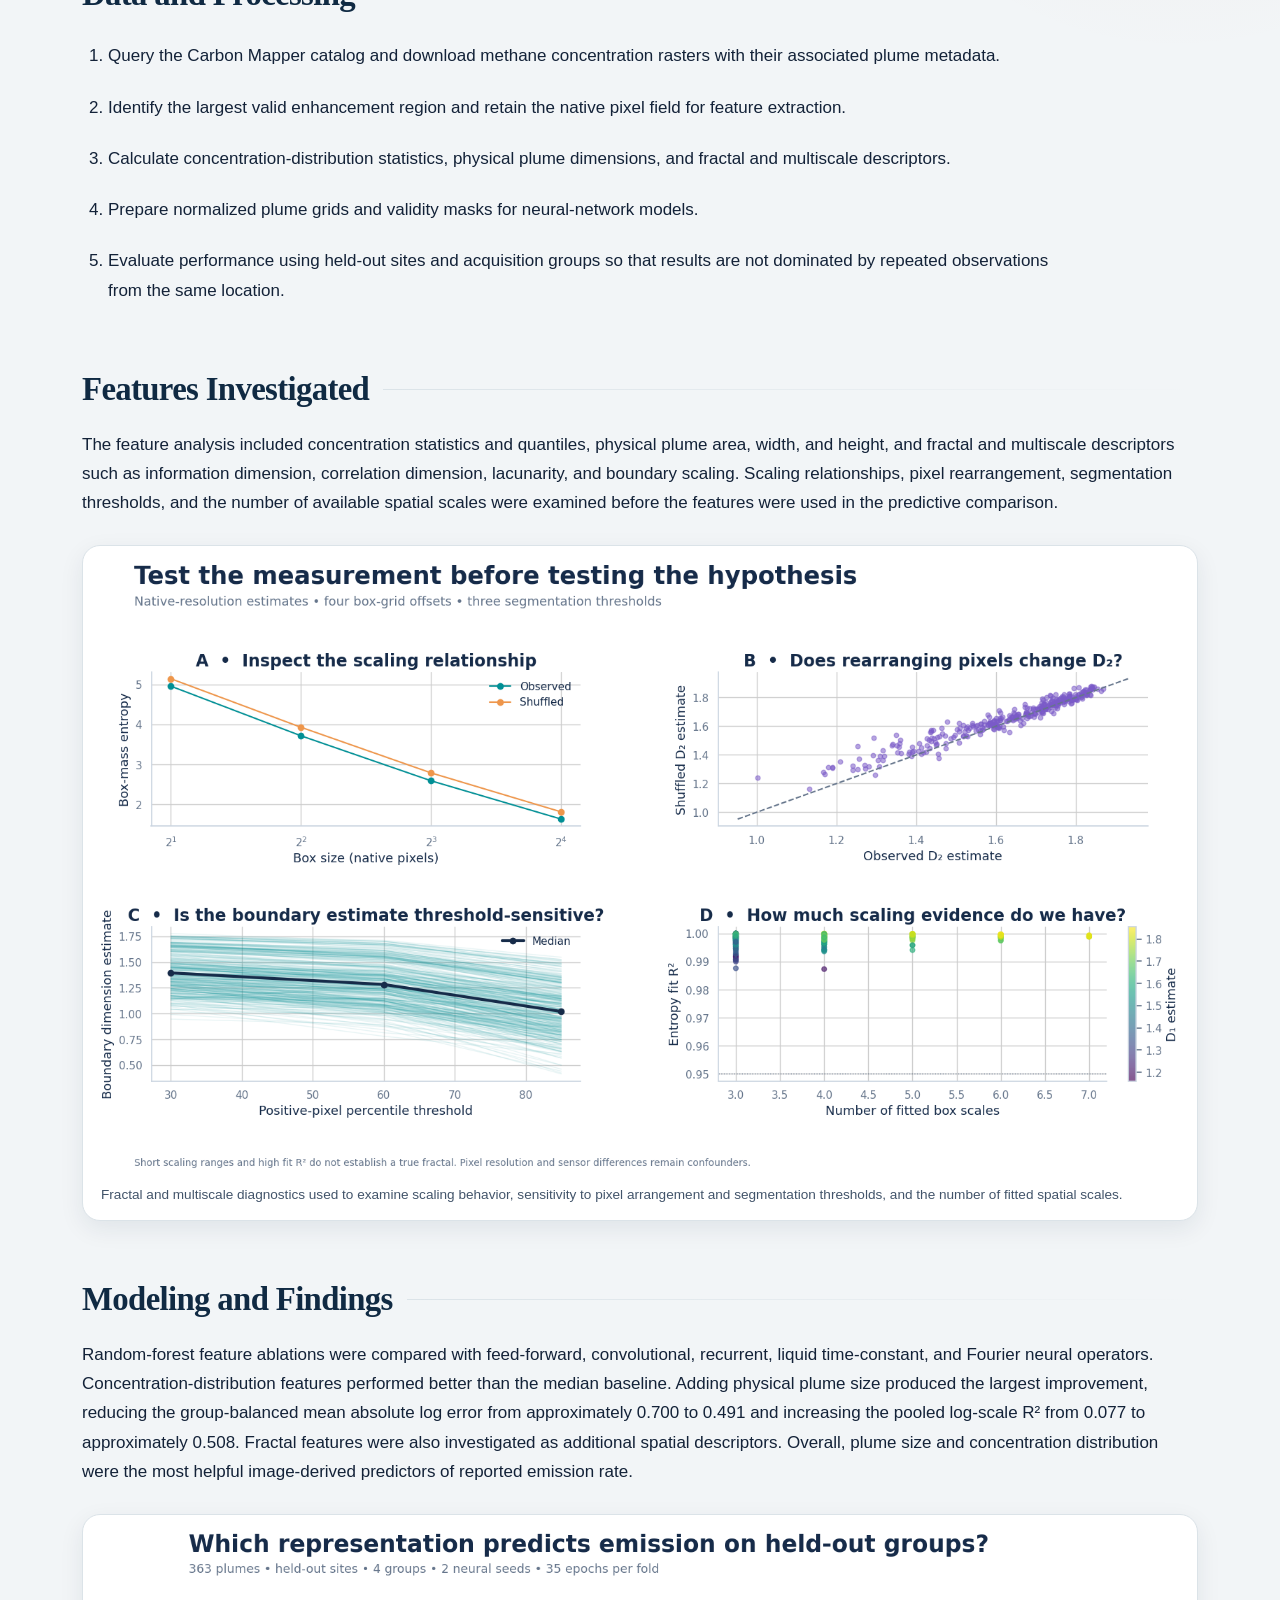
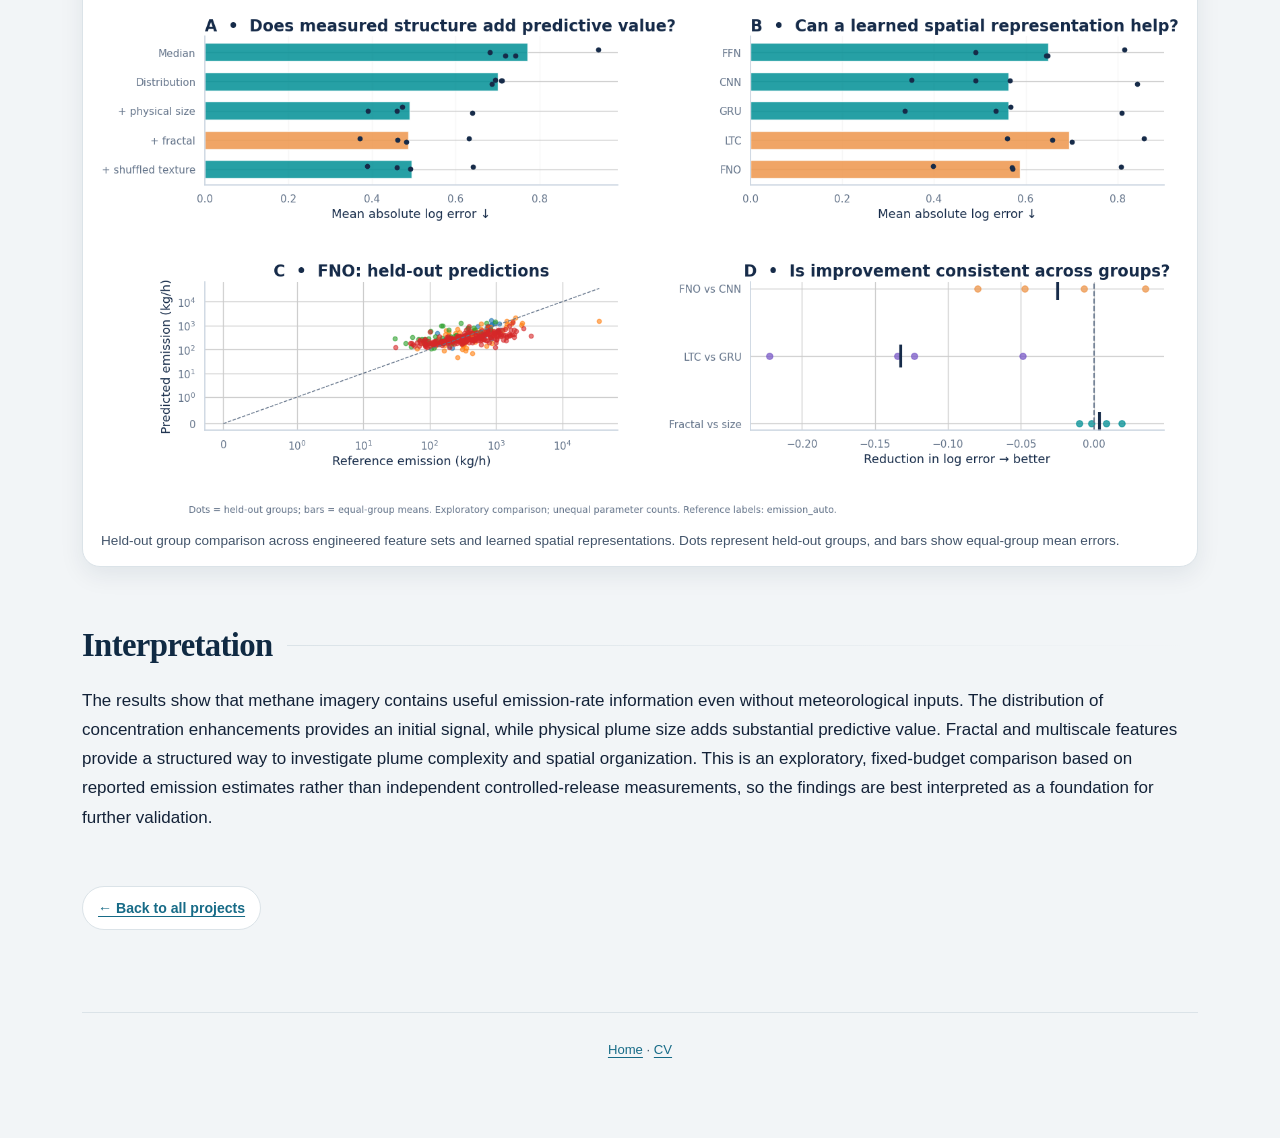
<file: projects/plume-modeling.html>
<!doctype html>
<html lang="en"><head>
  <meta charset="utf-8"><meta name="viewport" content="width=device-width, initial-scale=1">
  <meta name="description" content="Methane plume modeling research using Carbon Mapper imagery, spatial features, and machine learning by Nima Daneshvarnejad.">
  <title>Methane Emission Plume Modeling — Nima Daneshvarnejad</title>
  <link rel="stylesheet" href="../styles.css">
</head><body>
  <nav><a href="../index.html">Home</a><a href="../projects.html">Projects</a><a href="../academic-cv.pdf" download>CV</a><a href="../contact.html">Contact</a></nav>
  <h1>Methane Emission Plume Modeling</h1>
  <p class="subtitle">Carbon Mapper methane imagery, plume-shape features, and machine-learning emission estimates.</p>

  <h2>Overview</h2>
  <p>Remote-sensing images of methane plumes contain information about both concentration enhancement and plume geometry. This project investigated whether image-derived features could be used to estimate reported methane emission rates and whether spatial structure provided information beyond the concentration distribution alone. The analysis used Carbon Mapper concentration rasters from Southern California landfill sites and retained 363 usable plumes from 423 available records.</p>

  <h2>Research Question</h2>
  <p>Two plume images can have the same concentration distribution while arranging those concentrations differently in space. To separate these effects, the observed pixel pattern was compared with a shuffled control that preserved the same pixel values but changed their spatial arrangement.</p>
  <figure class="project-figure natural-size-figure" style="width: 1509px; max-width: 100%;">
    <img src="../assets/images/plume-spatial-structure-question.png" alt="Observed methane plume, shuffled spatial control, and their identical concentration distributions" style="width: 1509px; max-width: 100%; height: auto;">
    <figcaption>Observed plume, shuffled spatial control, and cumulative concentration distributions. Shuffling provides a diagnostic comparison rather than a physical plume simulation.</figcaption>
  </figure>

  <h2>Data and Processing</h2>
  <ol>
    <li>Query the Carbon Mapper catalog and download methane concentration rasters with their associated plume metadata.</li>
    <li>Identify the largest valid enhancement region and retain the native pixel field for feature extraction.</li>
    <li>Calculate concentration-distribution statistics, physical plume dimensions, and fractal and multiscale descriptors.</li>
    <li>Prepare normalized plume grids and validity masks for neural-network models.</li>
    <li>Evaluate performance using held-out sites and acquisition groups so that results are not dominated by repeated observations from the same location.</li>
  </ol>

  <h2>Features Investigated</h2>
  <p>The feature analysis included concentration statistics and quantiles, physical plume area, width, and height, and fractal and multiscale descriptors such as information dimension, correlation dimension, lacunarity, and boundary scaling. Scaling relationships, pixel rearrangement, segmentation thresholds, and the number of available spatial scales were examined before the features were used in the predictive comparison.</p>
  <figure class="project-figure natural-size-figure" style="width: 1558px; max-width: 100%;">
    <img src="../assets/images/plume-fractal-diagnostics.png" alt="Fractal and multiscale diagnostic plots for methane plume imagery" style="width: 1558px; max-width: 100%; height: auto;">
    <figcaption>Fractal and multiscale diagnostics used to examine scaling behavior, sensitivity to pixel arrangement and segmentation thresholds, and the number of fitted spatial scales.</figcaption>
  </figure>

  <h2>Modeling and Findings</h2>
  <p>Random-forest feature ablations were compared with feed-forward, convolutional, recurrent, liquid time-constant, and Fourier neural operators. Concentration-distribution features performed better than the median baseline. Adding physical plume size produced the largest improvement, reducing the group-balanced mean absolute log error from approximately 0.700 to 0.491 and increasing the pooled log-scale R² from 0.077 to approximately 0.508. Fractal features were also investigated as additional spatial descriptors. Overall, plume size and concentration distribution were the most helpful image-derived predictors of reported emission rate.</p>
  <figure class="project-figure natural-size-figure" style="width: 1618px; max-width: 100%;">
    <img src="../assets/images/plume-model-comparison.png" alt="Held-out methane emission prediction results across feature sets and machine-learning models" style="width: 1618px; max-width: 100%; height: auto;">
    <figcaption>Held-out group comparison across engineered feature sets and learned spatial representations. Dots represent held-out groups, and bars show equal-group mean errors.</figcaption>
  </figure>

  <h2>Interpretation</h2>
  <p>The results show that methane imagery contains useful emission-rate information even without meteorological inputs. The distribution of concentration enhancements provides an initial signal, while physical plume size adds substantial predictive value. Fractal and multiscale features provide a structured way to investigate plume complexity and spatial organization. This is an exploratory, fixed-budget comparison based on reported emission estimates rather than independent controlled-release measurements, so the findings are best interpreted as a foundation for further validation.</p>

  <p class="back-link"><a href="../projects.html">← Back to all projects</a></p>
  <footer><a href="../index.html">Home</a> · <a href="../academic-cv.pdf" download>CV</a></footer>
</body></html>
</file>
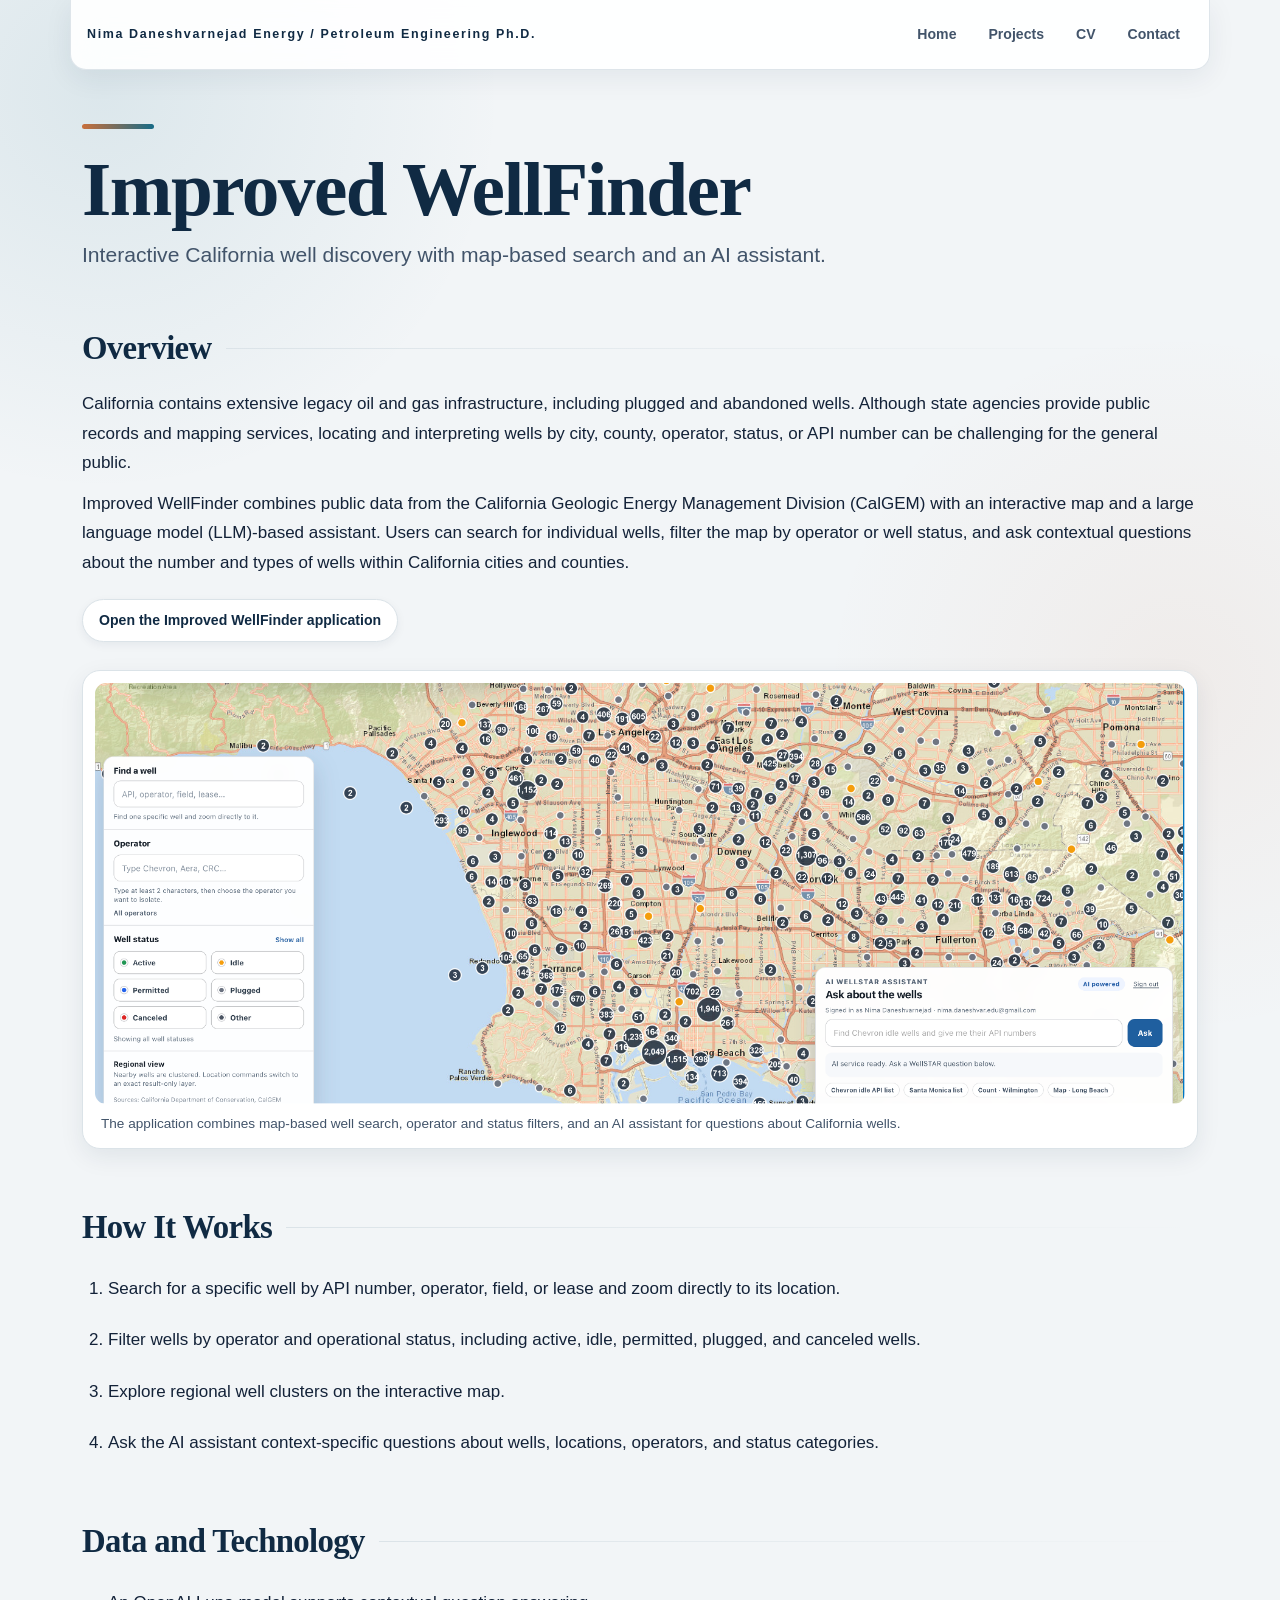
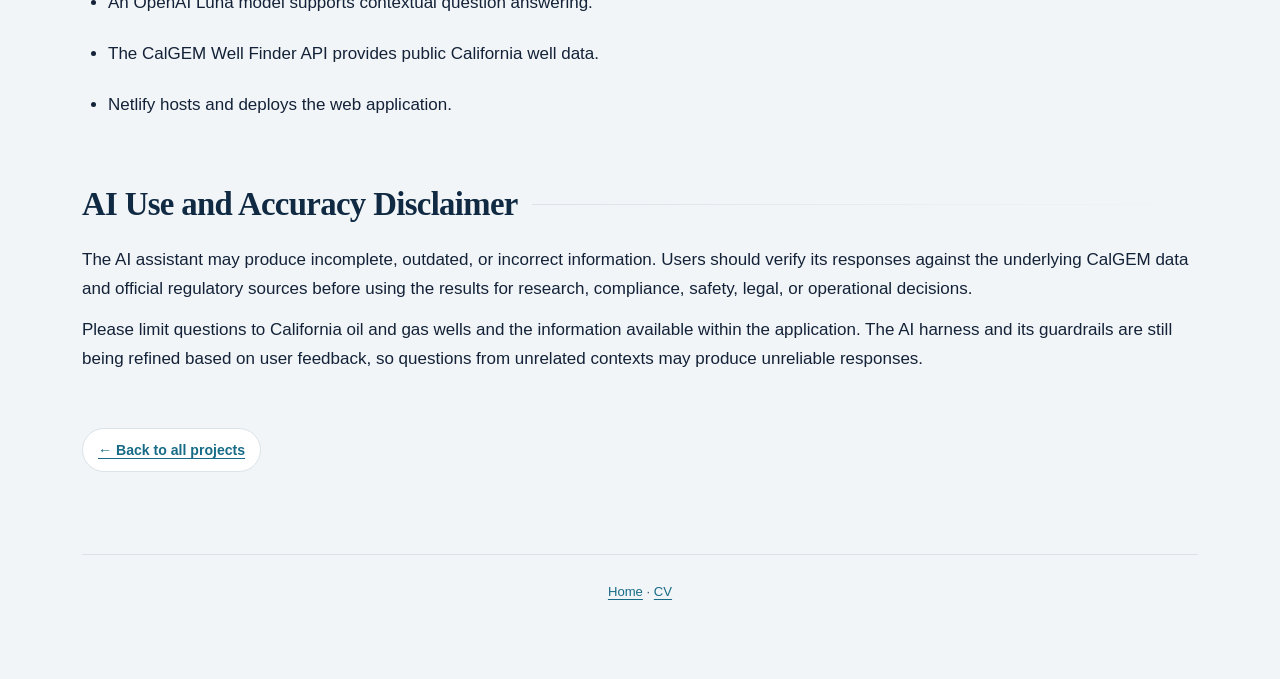
<file: projects/wellfinder.html>
<!doctype html>
<html lang="en"><head>
  <meta charset="utf-8"><meta name="viewport" content="width=device-width, initial-scale=1">
  <meta name="description" content="Improved WellFinder project by Nima Daneshvarnejad.">
  <title>Improved WellFinder — Nima Daneshvarnejad</title>
  <link rel="stylesheet" href="../styles.css">
</head><body>
  <nav><a href="../index.html">Home</a><a href="../projects.html">Projects</a><a href="../academic-cv.pdf" download>CV</a><a href="../contact.html">Contact</a></nav>
  <h1>Improved WellFinder</h1>
  <p class="subtitle">Interactive California well discovery with map-based search and an AI assistant.</p>

  <h2>Overview</h2>
  <p>California contains extensive legacy oil and gas infrastructure, including plugged and abandoned wells. Although state agencies provide public records and mapping services, locating and interpreting wells by city, county, operator, status, or API number can be challenging for the general public.</p>
  <p>Improved WellFinder combines public data from the California Geologic Energy Management Division (CalGEM) with an interactive map and a large language model (LLM)-based assistant. Users can search for individual wells, filter the map by operator or well status, and ask contextual questions about the number and types of wells within California cities and counties.</p>

  <p class="buttons"><a href="https://california-well-explorer-ai.netlify.app" target="_blank" rel="noopener noreferrer">Open the Improved WellFinder application</a></p>

  <figure class="project-figure natural-size-figure" style="width: 1792px; max-width: 100%;">
    <img src="../assets/images/improved-wellfinder-map.png" alt="Improved WellFinder interface showing California oil and gas wells on a map with filters and an AI assistant" style="width: 1792px; max-width: 100%; height: auto;">
    <figcaption>The application combines map-based well search, operator and status filters, and an AI assistant for questions about California wells.</figcaption>
  </figure>

  <h2>How It Works</h2>
  <ol>
    <li>Search for a specific well by API number, operator, field, or lease and zoom directly to its location.</li>
    <li>Filter wells by operator and operational status, including active, idle, permitted, plugged, and canceled wells.</li>
    <li>Explore regional well clusters on the interactive map.</li>
    <li>Ask the AI assistant context-specific questions about wells, locations, operators, and status categories.</li>
  </ol>

  <h2>Data and Technology</h2>
  <ul>
    <li>An OpenAI Luna model supports contextual question answering.</li>
    <li>The CalGEM Well Finder API provides public California well data.</li>
    <li>Netlify hosts and deploys the web application.</li>
  </ul>

  <h2>AI Use and Accuracy Disclaimer</h2>
  <p>The AI assistant may produce incomplete, outdated, or incorrect information. Users should verify its responses against the underlying CalGEM data and official regulatory sources before using the results for research, compliance, safety, legal, or operational decisions.</p>
  <p>Please limit questions to California oil and gas wells and the information available within the application. The AI harness and its guardrails are still being refined based on user feedback, so questions from unrelated contexts may produce unreliable responses.</p>

  <p class="back-link"><a href="../projects.html">← Back to all projects</a></p>
  <footer><a href="../index.html">Home</a> · <a href="../academic-cv.pdf" download>CV</a></footer>
</body></html>
</file>
<file: styles.css>
:root {
  --ink: #132238;
  --ink-soft: #42546a;
  --navy: #102a43;
  --blue: #176b87;
  --blue-light: #e9f4f7;
  --copper: #c96f3b;
  --paper: #ffffff;
  --canvas: #f2f5f7;
  --line: #dbe3e8;
  --shadow-sm: 0 8px 24px rgba(16, 42, 67, 0.08);
  --shadow-md: 0 18px 50px rgba(16, 42, 67, 0.14);
  --radius: 18px;
}

* { box-sizing: border-box; }

html {
  scroll-behavior: smooth;
  background:
    radial-gradient(circle at 8% 4%, rgba(23, 107, 135, 0.10), transparent 25rem),
    radial-gradient(circle at 92% 30%, rgba(201, 111, 59, 0.07), transparent 22rem),
    var(--canvas);
}

body {
  margin: 0 auto;
  max-width: 1180px;
  padding: 0 32px 72px;
  color: var(--ink);
  background: transparent;
  font-family: Inter, "Avenir Next", Avenir, "Segoe UI", Helvetica, Arial, sans-serif;
  font-size: 17px;
  line-height: 1.72;
  text-rendering: optimizeLegibility;
}

a {
  color: var(--blue);
  text-decoration-thickness: 1px;
  text-underline-offset: 3px;
  transition: color 160ms ease;
}

a:hover { color: var(--copper); }
a:focus-visible { outline: 3px solid rgba(201, 111, 59, 0.35); outline-offset: 3px; border-radius: 4px; }

nav {
  position: sticky;
  top: 0;
  z-index: 20;
  display: flex;
  align-items: center;
  gap: 6px;
  min-height: 70px;
  margin: 0 -12px 54px;
  padding: 10px 16px;
  border: 1px solid rgba(219, 227, 232, 0.9);
  border-top: 0;
  border-radius: 0 0 16px 16px;
  background: rgba(255, 255, 255, 0.92);
  box-shadow: 0 8px 28px rgba(16, 42, 67, 0.07);
  backdrop-filter: blur(16px) saturate(150%);
  -webkit-backdrop-filter: blur(16px) saturate(150%);
}

nav::before {
  content: "Nima Daneshvarnejad  Energy / Petroleum Engineering Ph.D.";
  margin-right: auto;
  color: var(--navy);
  font-size: 0.78rem;
  font-weight: 800;
  letter-spacing: 0.13em;
  white-space: nowrap;
}

nav a {
  padding: 8px 13px;
  border-radius: 999px;
  color: var(--ink-soft);
  font-size: 0.88rem;
  font-weight: 650;
  text-decoration: none;
}

nav a:hover {
  color: var(--navy);
  background: var(--blue-light);
}

h1, h2, h3 {
  color: var(--navy);
  font-family: Georgia, "Times New Roman", serif;
  letter-spacing: -0.02em;
}

h1 {
  margin: 0 0 10px;
  max-width: 900px;
  font-size: clamp(2.65rem, 7vw, 4.7rem);
  line-height: 1.02;
}

body:not(.home-page) > h1 {
  position: relative;
  margin-top: 18px;
  padding-top: 28px;
}

body:not(.home-page) > h1::before {
  content: "";
  position: absolute;
  top: 0;
  left: 0;
  width: 72px;
  height: 5px;
  border-radius: 999px;
  background: linear-gradient(90deg, var(--copper), var(--blue));
}

.subtitle {
  max-width: 850px;
  margin: 0 0 16px;
  color: var(--ink-soft);
  font-size: clamp(1.08rem, 2vw, 1.32rem);
  line-height: 1.5;
}

.contact {
  margin: 0;
  color: var(--ink-soft);
  font-size: 0.92rem;
}

.eyebrow {
  margin: 0 0 18px;
  color: #f3b184;
  font-size: 0.78rem;
  font-weight: 800;
  letter-spacing: 0.17em;
  text-transform: uppercase;
}

.hero {
  position: relative;
  display: grid;
  grid-template-columns: minmax(0, 1fr) 260px;
  gap: 8px 50px;
  align-items: center;
  margin-bottom: 58px;
  padding: clamp(34px, 6vw, 70px);
  overflow: hidden;
  border-radius: 28px;
  color: #fff;
  background:
    radial-gradient(circle at 82% 20%, rgba(63, 158, 180, 0.42), transparent 18rem),
    linear-gradient(135deg, #0c2238 0%, #123e54 65%, #1e6576 100%);
  box-shadow: var(--shadow-md);
}

.hero::after {
  content: "";
  position: absolute;
  right: -110px;
  bottom: -160px;
  width: 360px;
  height: 360px;
  border: 1px solid rgba(255, 255, 255, 0.14);
  border-radius: 50%;
  box-shadow: 0 0 0 42px rgba(255, 255, 255, 0.025), 0 0 0 84px rgba(255, 255, 255, 0.02);
  pointer-events: none;
}

.hero > *:not(.photo) { grid-column: 1; position: relative; z-index: 1; }
.hero h1 { color: #fff; font-size: clamp(2.8rem, 6vw, 5rem); }
.hero .subtitle { color: #d6e7ed; }
.hero .contact, .hero .contact a { color: #d6e7ed; }

.photo {
  grid-column: 2;
  grid-row: 1 / span 6;
  width: 100%;
  max-width: 250px;
  aspect-ratio: 1 / 1;
  margin: 0;
  object-fit: cover;
  border: 5px solid rgba(255, 255, 255, 0.86);
  border-radius: 24px;
  box-shadow: 0 20px 45px rgba(0, 0, 0, 0.28);
  transform: rotate(1.5deg);
  position: relative;
  z-index: 1;
}

.buttons {
  display: flex;
  flex-wrap: wrap;
  gap: 10px;
  margin: 22px 0 0;
}

.buttons a {
  display: inline-flex;
  align-items: center;
  justify-content: center;
  min-height: 43px;
  padding: 8px 16px;
  border: 1px solid var(--line);
  border-radius: 999px;
  color: var(--navy);
  background: #fff;
  box-shadow: 0 3px 10px rgba(16, 42, 67, 0.06);
  font-size: 0.88rem;
  font-weight: 750;
  text-decoration: none;
  transition: transform 160ms ease, box-shadow 160ms ease, background 160ms ease;
}

.buttons a:hover {
  color: #fff;
  border-color: var(--blue);
  background: var(--blue);
  box-shadow: 0 8px 20px rgba(23, 107, 135, 0.24);
  transform: translateY(-2px);
}

.hero .buttons a {
  color: #fff;
  border-color: rgba(255, 255, 255, 0.34);
  background: rgba(255, 255, 255, 0.10);
  box-shadow: none;
  backdrop-filter: blur(8px);
}

.hero .buttons a:first-child {
  color: var(--navy);
  border-color: #fff;
  background: #fff;
}

.hero .buttons a:hover { color: var(--navy); background: #f6c5a5; border-color: #f6c5a5; }

h2 {
  display: flex;
  align-items: center;
  gap: 14px;
  margin: 58px 0 20px;
  padding: 0;
  border: 0;
  font-size: clamp(1.55rem, 3vw, 2.05rem);
  line-height: 1.25;
}

h2::after {
  content: "";
  flex: 1;
  height: 1px;
  background: linear-gradient(90deg, var(--line), transparent);
}

h3 { margin: 30px 0 10px; font-size: 1.3rem; }
p { margin: 12px 0; }
ul, ol { padding-left: 26px; }
li { margin-bottom: 10px; }
strong { color: var(--navy); }

.home-page > h2:nth-of-type(1) + p,
.home-page > h2:nth-of-type(2) + p {
  max-width: 980px;
  color: var(--ink-soft);
  font-size: 1.05rem;
}

.project-list {
  display: grid;
  grid-template-columns: repeat(2, minmax(0, 1fr));
  gap: 18px;
  padding: 0;
  list-style: none;
}

.project-list li {
  position: relative;
  min-height: 132px;
  margin: 0;
  padding: 24px 24px 22px;
  overflow: hidden;
  border: 1px solid var(--line);
  border-radius: var(--radius);
  color: var(--ink-soft);
  background: rgba(255, 255, 255, 0.86);
  box-shadow: var(--shadow-sm);
  transition: transform 180ms ease, box-shadow 180ms ease, border-color 180ms ease;
}

.project-list li::before {
  content: "";
  position: absolute;
  top: 0;
  left: 0;
  width: 100%;
  height: 4px;
  background: linear-gradient(90deg, var(--blue), var(--copper));
  transform: scaleX(0.28);
  transform-origin: left;
  transition: transform 180ms ease;
}

.project-list li:hover {
  border-color: rgba(23, 107, 135, 0.35);
  box-shadow: var(--shadow-md);
  transform: translateY(-4px);
}

.project-list li:hover::before { transform: scaleX(1); }
.project-list strong { display: inline-block; margin-bottom: 8px; font-size: 1.05rem; }
.project-list a { color: var(--navy); text-decoration: none; }
.project-list a::after { content: "  →"; color: var(--copper); }

.publication {
  position: relative;
  margin: 0 0 14px;
  padding: 19px 22px 18px 25px;
  border: 1px solid var(--line);
  border-left: 4px solid var(--blue);
  border-radius: 0 14px 14px 0;
  background: rgba(255, 255, 255, 0.76);
  box-shadow: 0 5px 18px rgba(16, 42, 67, 0.045);
}

.publication strong {
  display: inline-block;
  margin-bottom: 4px;
  color: var(--blue);
  font-size: 0.78rem;
  letter-spacing: 0.08em;
  text-transform: uppercase;
}

.publication-title { color: var(--ink); font-family: Georgia, "Times New Roman", serif; font-style: normal; }
.publication a { display: inline-block; margin-left: 7px; font-size: 0.82rem; font-weight: 750; white-space: nowrap; }

.details {
  width: 100%;
  max-width: 840px;
  overflow: hidden;
  border: 1px solid var(--line);
  border-spacing: 0;
  border-radius: 16px;
  background: #fff;
  box-shadow: var(--shadow-sm);
}

.details th,
.details td {
  padding: 14px 17px;
  border: 0;
  border-bottom: 1px solid var(--line);
  text-align: left;
  vertical-align: top;
}

.details tr:last-child th, .details tr:last-child td { border-bottom: 0; }
.details th { width: 190px; color: var(--navy); background: #edf5f7; font-size: 0.88rem; }

.figure-row {
  display: grid;
  grid-template-columns: repeat(2, minmax(0, 1fr));
  gap: 24px;
}

figure {
  margin: 22px 0 34px;
  padding: 12px;
  border: 1px solid var(--line);
  border-radius: 18px;
  background: #fff;
  box-shadow: var(--shadow-sm);
}

figure img {
  display: block;
  max-width: 100%;
  height: auto;
  margin: 0 auto;
  border: 0;
  border-radius: 11px;
}

figcaption {
  margin: 10px 6px 2px;
  color: var(--ink-soft);
  font-size: 0.85rem;
  line-height: 1.5;
}

.project-figure { max-width: 1050px; margin: 28px auto 42px; }
.natural-size-figure { max-width: 100%; }
.natural-size-figure img { max-width: 100%; }

.back-link {
  display: inline-block;
  margin-top: 42px;
  padding: 9px 15px;
  border: 1px solid var(--line);
  border-radius: 999px;
  background: #fff;
  font-size: 0.88rem;
  font-weight: 700;
}

.contact-card {
  max-width: 680px;
  margin-top: 36px;
  padding: clamp(26px, 5vw, 46px);
  border: 1px solid var(--line);
  border-radius: 22px;
  background: rgba(255, 255, 255, 0.9);
  box-shadow: var(--shadow-md);
}

.contact-card h2 { margin-top: 0; }
.contact-card p { margin: 22px 0; }
.contact-card strong { color: var(--blue); font-size: 0.78rem; letter-spacing: 0.09em; text-transform: uppercase; }
.contact-card p a { color: var(--navy); font-size: 1.08rem; font-weight: 700; }

body > ul:not(.project-list),
body > ol {
  max-width: 980px;
}

body > ul:not(.project-list) > li,
body > ol > li {
  padding: 6px 0;
}

footer {
  clear: both;
  margin-top: 70px;
  padding: 26px 0 4px;
  border-top: 1px solid var(--line);
  color: var(--ink-soft);
  font-size: 0.82rem;
  text-align: center;
}

@media (max-width: 820px) {
  body { padding: 0 20px 54px; font-size: 16px; }
  nav { margin: 0 -8px 36px; min-height: 62px; overflow-x: auto; }
  nav { flex-wrap: wrap; }
  nav::before { flex-basis: 100%; margin: 2px 0 4px; font-size: 0.78rem; text-align: center; white-space: normal; }
  nav a { padding: 7px 10px; }
  .hero { grid-template-columns: 1fr; gap: 10px; padding: 32px 26px; border-radius: 22px; }
  .hero > *:not(.photo), .photo { grid-column: 1; }
  .photo { grid-row: auto; width: 150px; margin: 0 0 18px; transform: none; }
  .eyebrow { order: -1; }
  .project-list { grid-template-columns: 1fr; }
  .figure-row { grid-template-columns: 1fr; }
  h2 { margin-top: 44px; }
  .details th { width: 135px; }
}

@media (max-width: 520px) {
  body { padding-inline: 15px; }
  nav { gap: 1px; padding-inline: 10px; }
  nav a { flex: 1; padding-inline: 7px; text-align: center; font-size: 0.79rem; }
  h1 { font-size: 2.55rem; }
  .hero h1 { font-size: 2.7rem; }
  .buttons a { width: 100%; }
  .hero .buttons a { width: auto; }
  .project-list li { min-height: auto; }
  .details, .details tbody, .details tr, .details th, .details td { display: block; width: 100%; }
  .details tr { border-bottom: 1px solid var(--line); }
  .details tr:last-child { border-bottom: 0; }
  .details th, .details td { border-bottom: 0; }
  .details th { padding-bottom: 4px; }
  .details td { padding-top: 4px; }
}

@media (prefers-reduced-motion: reduce) {
  html { scroll-behavior: auto; }
  *, *::before, *::after { transition-duration: 0.01ms !important; }
}

@media print {
  html, body { background: #fff; }
  body { max-width: none; padding: 0; color: #000; }
  nav, .buttons, .back-link { display: none; }
  .hero { padding: 0; color: #000; background: none; box-shadow: none; }
  .hero h1, .hero .subtitle, .hero .contact, .hero .contact a { color: #000; }
  figure, .publication, .project-list li, .details { box-shadow: none; }
}
</file>
